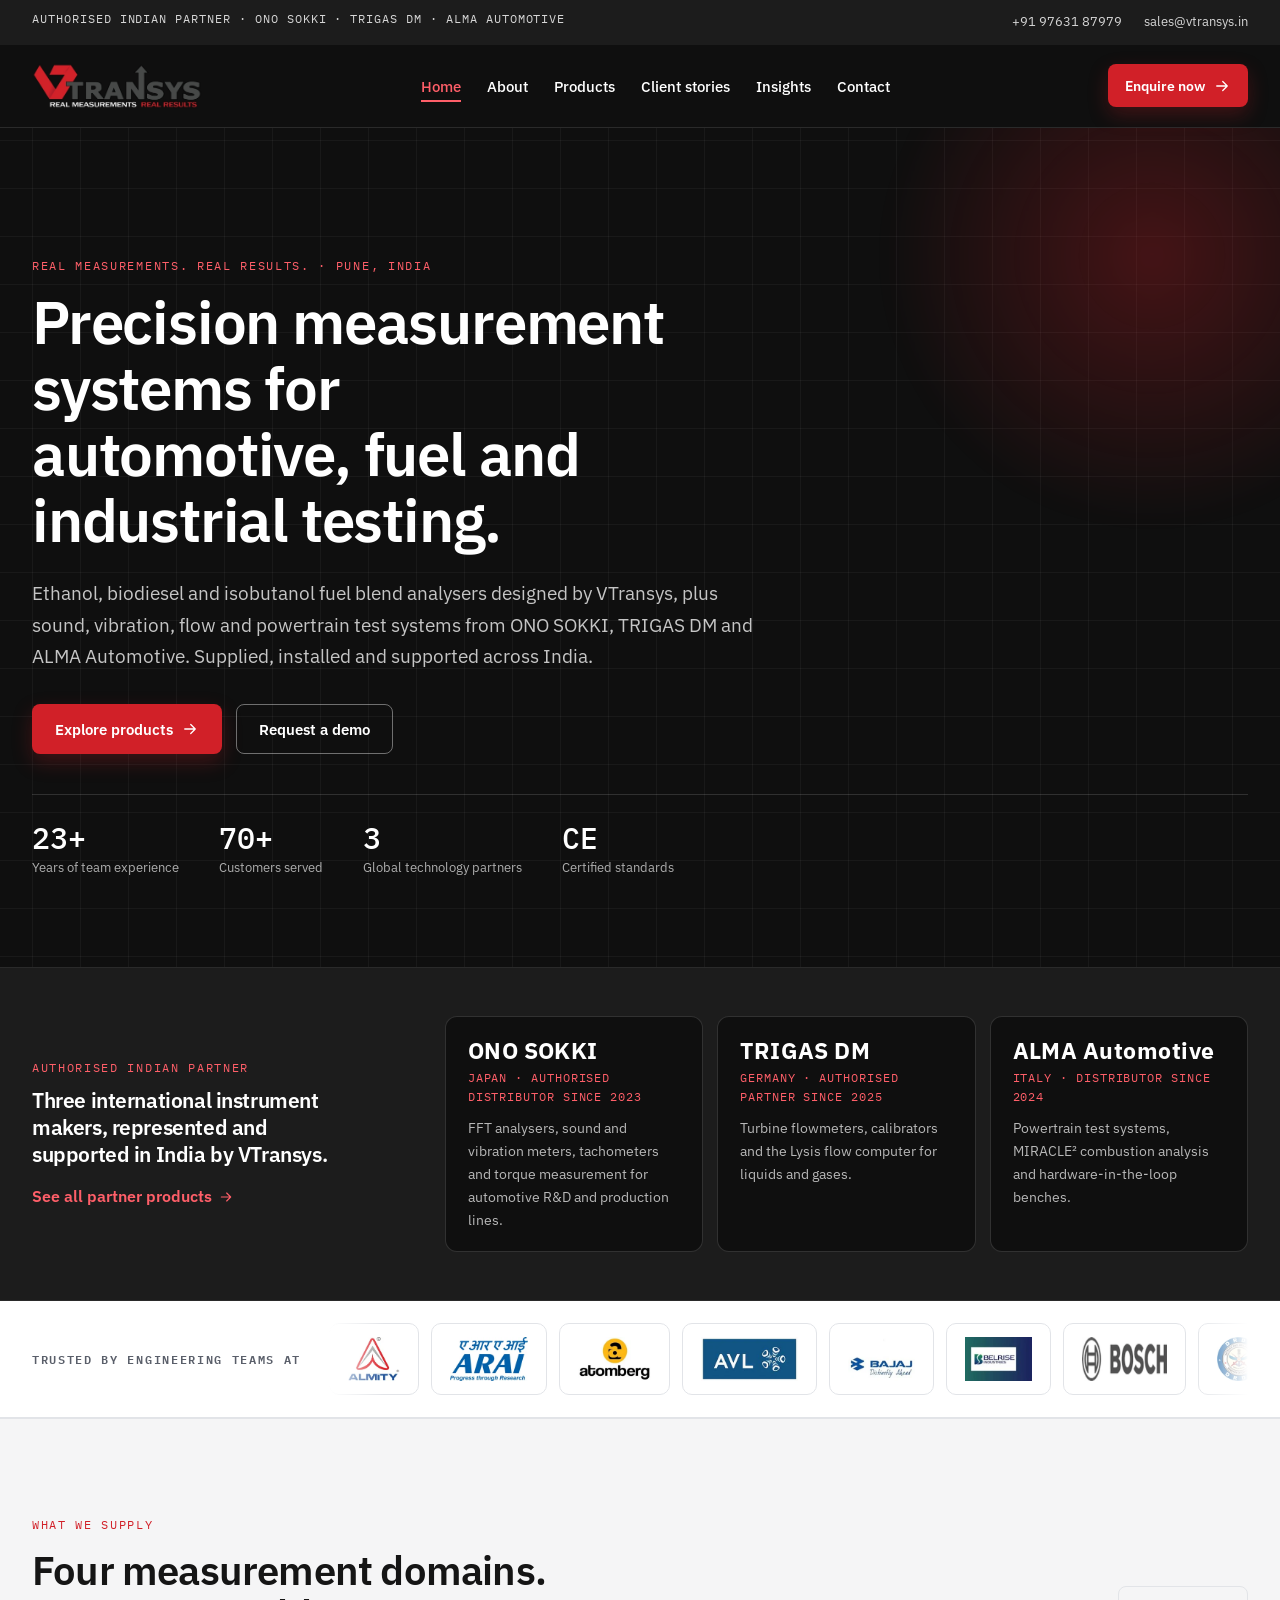
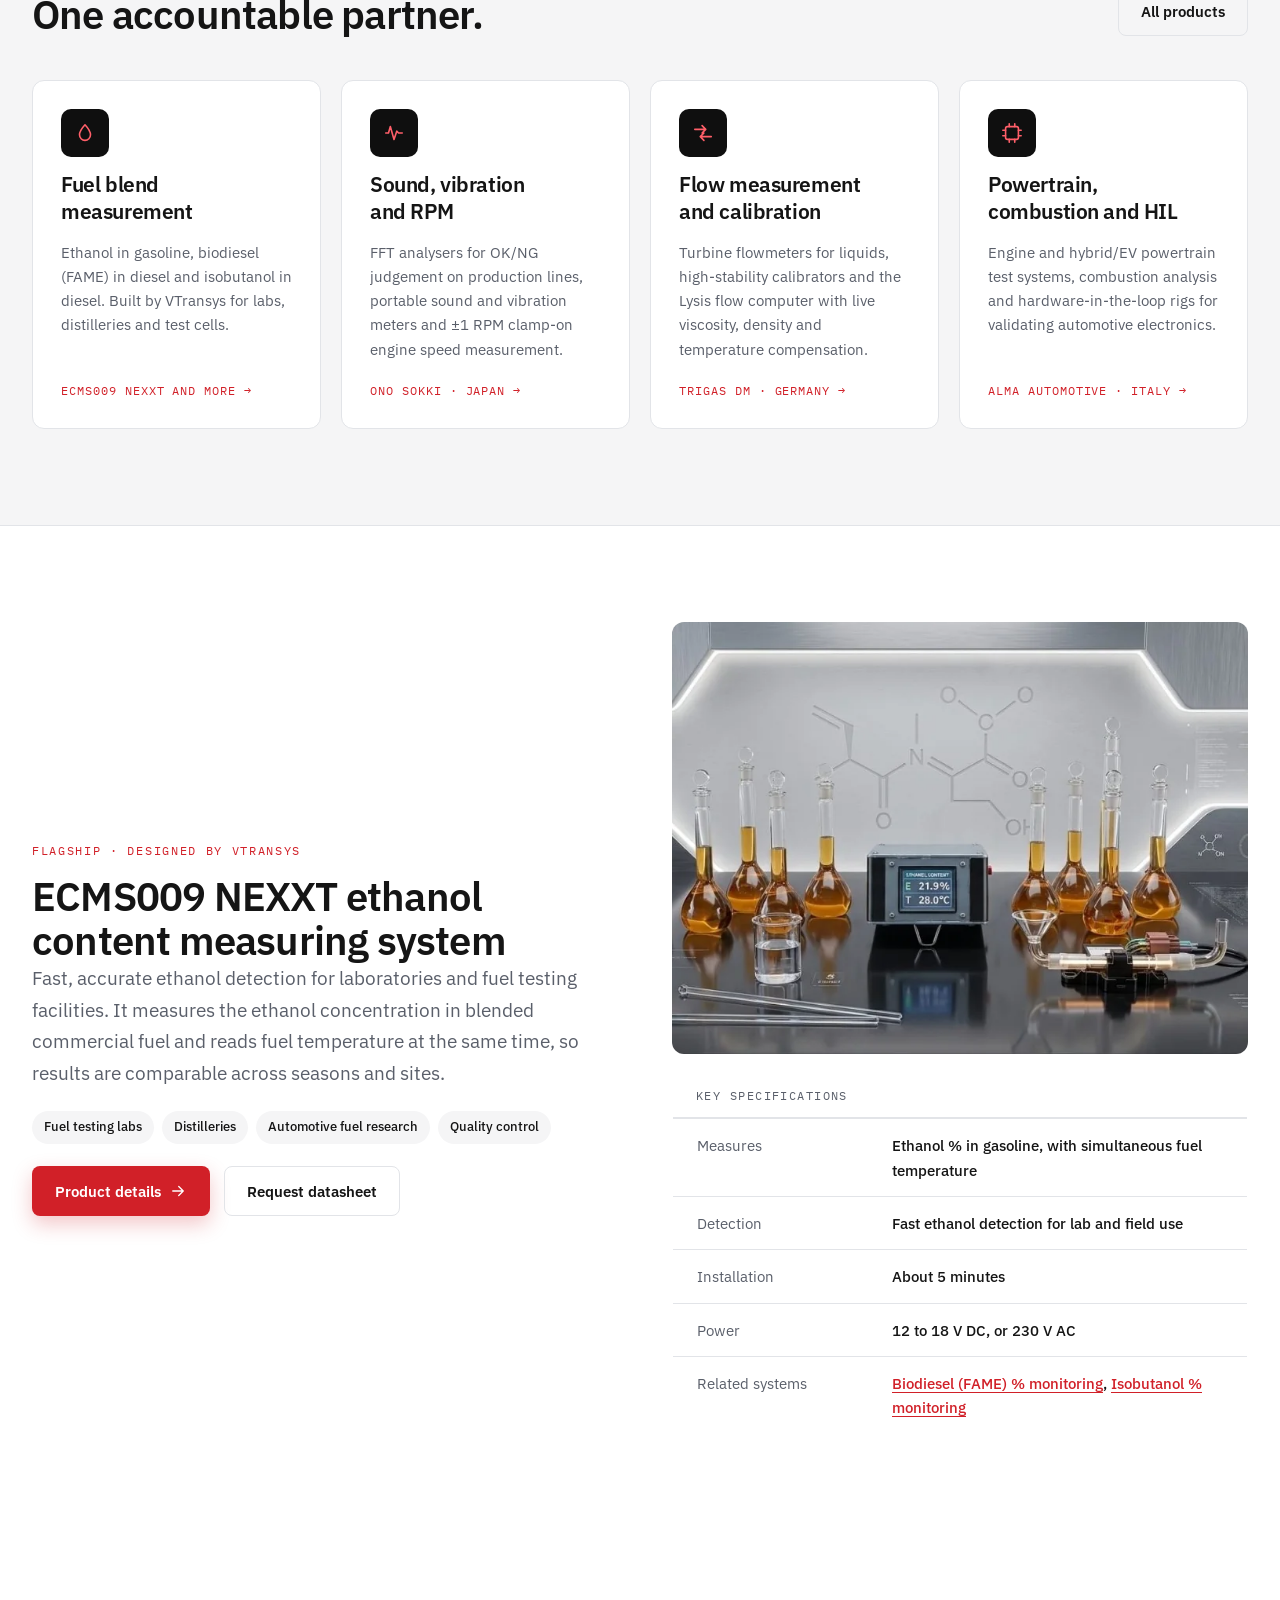
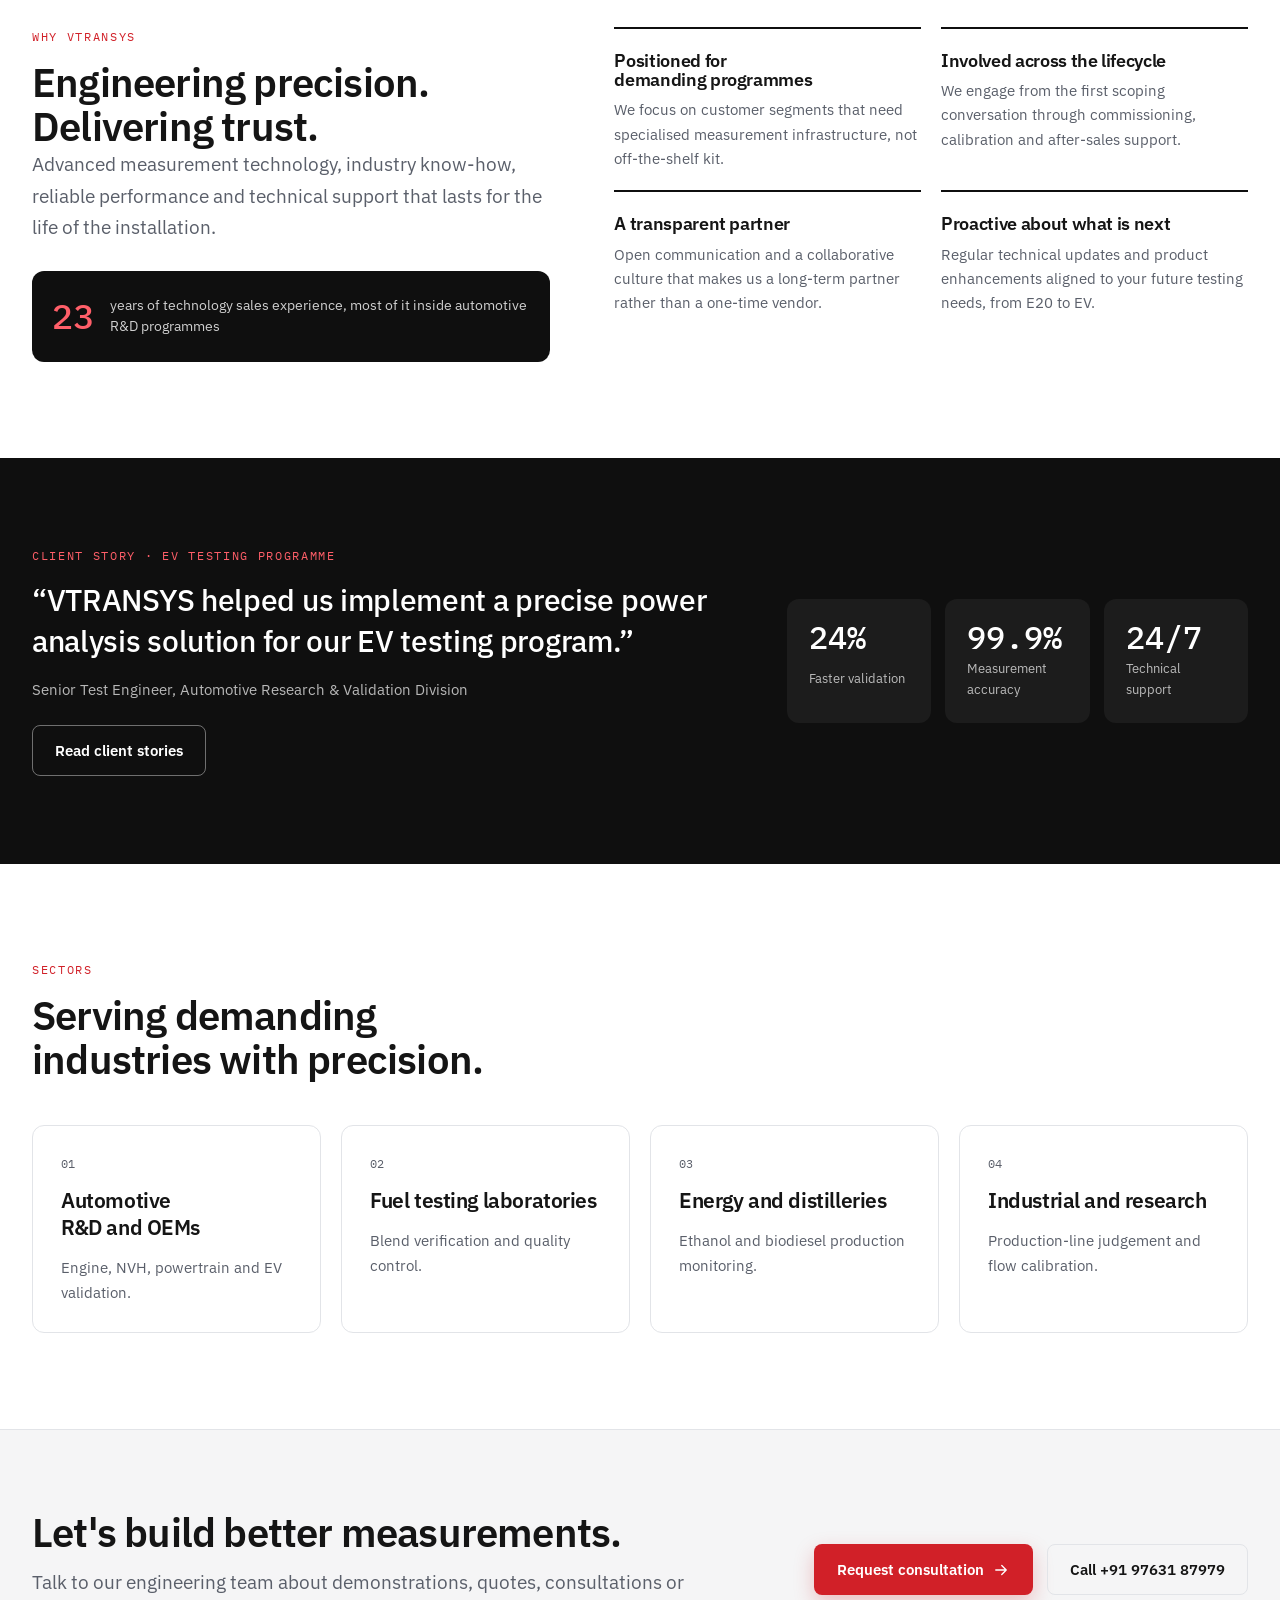
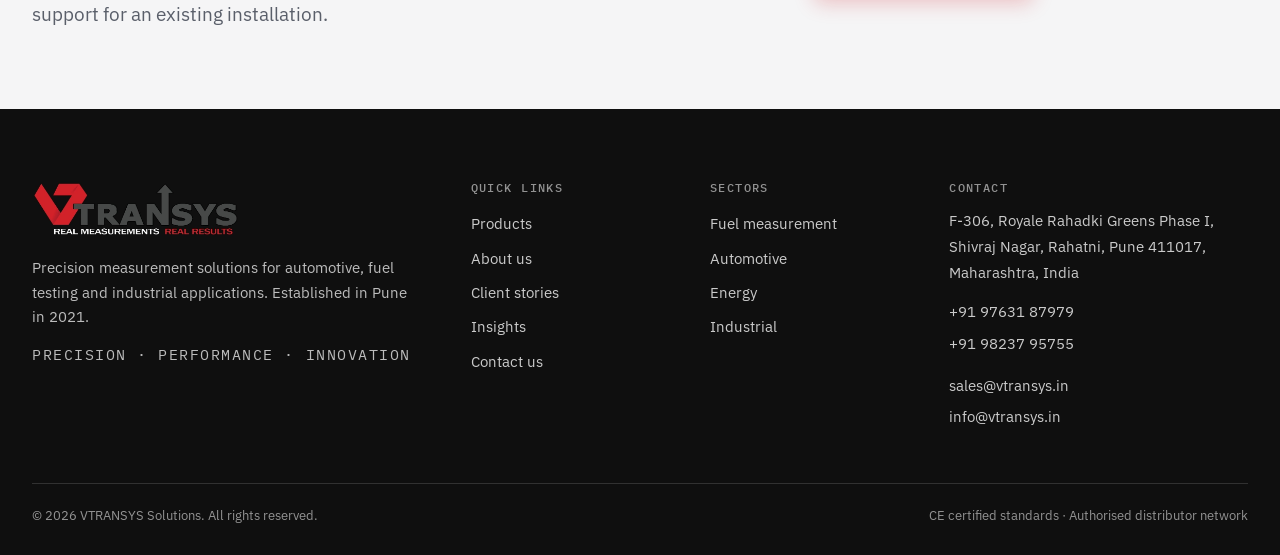
<file: index.html>
<!DOCTYPE html>
<html lang="en-IN" class="no-js">
<head>
<meta charset="utf-8">
<meta name="viewport" content="width=device-width, initial-scale=1">
<title>VTRANSYS Solutions | Test &amp; Measurement Systems, Pune</title>
<meta name="description" content="VTransys designs ethanol, biodiesel and isobutanol blend analysers and is the authorised Indian partner for ONO SOKKI, TRIGAS DM and ALMA Automotive. Pune.">
<link rel="canonical" href="https://vtransys.in/">
<meta name="robots" content="noindex,nofollow">
<meta name="theme-color" content="#0f0f0f">
<meta name="color-scheme" content="light">
<meta property="og:type" content="website">
<meta property="og:site_name" content="VTRANSYS Solutions">
<meta property="og:locale" content="en_IN">
<meta property="og:title" content="VTRANSYS Solutions: precision measurement systems for automotive, fuel and industrial testing">
<meta property="og:description" content="VTransys designs ethanol, biodiesel and isobutanol blend analysers and is the authorised Indian partner for ONO SOKKI, TRIGAS DM and ALMA Automotive. Pune.">
<meta property="og:url" content="https://vtransys.in/">
<meta property="og:image" content="https://vtransys.in/img/og-cover.jpg">
<meta property="og:image:width" content="1200">
<meta property="og:image:height" content="630">
<meta property="og:image:alt" content="VTRANSYS Solutions: precision measurement systems, Pune, India">
<meta name="twitter:card" content="summary_large_image">
<meta name="twitter:title" content="VTRANSYS Solutions: precision measurement systems for automotive, fuel and industrial testing">
<meta name="twitter:description" content="VTransys designs ethanol, biodiesel and isobutanol blend analysers and is the authorised Indian partner for ONO SOKKI, TRIGAS DM and ALMA Automotive. Pune.">
<meta name="twitter:image" content="https://vtransys.in/img/og-cover.jpg">
<link rel="icon" href="favicon.ico" sizes="48x48">
<link rel="icon" href="img/favicon-32.png" type="image/png" sizes="32x32">
<link rel="apple-touch-icon" href="img/apple-touch-icon.png">
<link rel="manifest" href="site.webmanifest">
<link rel="preconnect" href="https://fonts.googleapis.com">
<link rel="preconnect" href="https://fonts.gstatic.com" crossorigin>
<link rel="stylesheet" href="https://fonts.googleapis.com/css2?family=IBM+Plex+Sans:wght@400;500;600;700&family=IBM+Plex+Mono:wght@400;500&display=swap">
<link rel="stylesheet" href="css/styles.css">
<!-- Google Search Console: <meta name="google-site-verification" content="PASTE_TOKEN"> -->
<script type="application/ld+json">{"@context": "https://schema.org", "@graph": [{"@type": "Organization", "@id": "https://vtransys.in/#organization", "name": "VTRANSYS Solutions", "alternateName": "VTransys", "url": "https://vtransys.in/", "logo": {"@type": "ImageObject", "url": "https://vtransys.in/img/logo.png", "width": 804, "height": 217}, "image": "https://vtransys.in/img/og-cover.jpg", "description": "VTRANSYS Solutions supplies and supports precision test and measurement systems in India: ethanol, biodiesel and isobutanol fuel blend analysers, plus instruments from ONO SOKKI, TRIGAS DM and ALMA Automotive.", "foundingDate": "2021", "slogan": "Real measurements. Real results.", "address": {"@type": "PostalAddress", "streetAddress": "F-306, Royale Rahadki Greens Phase I, Shivraj Nagar, Rahatni", "addressLocality": "Pune", "addressRegion": "Maharashtra", "postalCode": "411017", "addressCountry": "IN"}, "contactPoint": [{"@type": "ContactPoint", "telephone": "+919763187979", "contactType": "sales", "email": "sales@vtransys.in", "areaServed": "IN", "availableLanguage": ["en", "hi", "mr"]}, {"@type": "ContactPoint", "telephone": "+919823795755", "contactType": "technical support", "email": "info@vtransys.in", "areaServed": "IN"}], "areaServed": {"@type": "Country", "name": "India"}, "knowsAbout": ["ethanol content measurement", "fuel blend analysis", "sound and vibration measurement", "flow measurement", "powertrain testing", "hardware-in-the-loop testing"]}, {"@type": "WebSite", "@id": "https://vtransys.in/#website", "url": "https://vtransys.in/", "name": "VTRANSYS Solutions", "publisher": {"@id": "https://vtransys.in/#organization"}, "inLanguage": "en-IN"}]}</script>
</head>
<body class="page-home">
<a class="skip" href="#main">Skip to content</a>
<header class="site-header" data-header>
  <div class="topbar">
    <div class="container topbar__in">
      <p class="topbar__note mono">Authorised Indian partner · ONO SOKKI · TRIGAS DM · ALMA Automotive</p>
      <p class="topbar__contact"><a href="tel:+919763187979">+91 97631 87979</a><a href="mailto:sales@vtransys.in">sales@vtransys.in</a></p>
    </div>
  </div>
  <div class="container nav-row">
    <a class="brand" href="index.html" aria-label="VTRANSYS Solutions home">
      <img src="img/logo.webp" width="804" height="217" alt="VTRANSYS: real measurements, real results" fetchpriority="high">
    </a>
    <nav class="nav" id="site-nav" aria-label="Main">
      <ul><li><a href="index.html" aria-current="page">Home</a></li><li><a href="about.html">About</a></li><li><a href="products.html">Products</a></li><li><a href="client-stories.html">Client stories</a></li><li><a href="insights.html">Insights</a></li><li><a href="contact.html">Contact</a></li></ul>
      <a class="btn btn--primary nav__cta" href="contact.html">Enquire now <svg class="ic" width="18" height="18" viewBox="0 0 24 24" fill="none" stroke="currentColor" stroke-width="1.75" stroke-linecap="round" stroke-linejoin="round" aria-hidden="true"><path d="M5 12h14M13 6l6 6-6 6"/></svg></a>
    </nav>
    <a class="btn btn--primary btn--sm nav-row__cta" href="contact.html">Enquire now <svg class="ic" width="18" height="18" viewBox="0 0 24 24" fill="none" stroke="currentColor" stroke-width="1.75" stroke-linecap="round" stroke-linejoin="round" aria-hidden="true"><path d="M5 12h14M13 6l6 6-6 6"/></svg></a>
    <button class="nav-toggle" type="button" aria-expanded="false" aria-controls="site-nav" aria-label="Open menu" data-nav-toggle>
      <span class="nav-toggle__open"><svg class="ic" width="22" height="22" viewBox="0 0 24 24" fill="none" stroke="currentColor" stroke-width="1.75" stroke-linecap="round" stroke-linejoin="round" aria-hidden="true"><path d="M4 7h16M4 12h16M4 17h16"/></svg></span><span class="nav-toggle__close"><svg class="ic" width="22" height="22" viewBox="0 0 24 24" fill="none" stroke="currentColor" stroke-width="1.75" stroke-linecap="round" stroke-linejoin="round" aria-hidden="true"><path d="M6 6l12 12M18 6L6 18"/></svg></span>
    </button>
  </div>
</header>
<main id="main" tabindex="-1">
<section class="hero">
  <div class="container hero__grid">
    <div class="hero__copy">
      <p class="eyebrow mono eyebrow--light">Real measurements. Real results. · Pune, India</p>
      <h1 class="h1 hero__title">Precision measurement systems for automotive, fuel and industrial testing.</h1>
      <p class="lead hero__lead">Ethanol, biodiesel and isobutanol fuel blend analysers designed by VTransys, plus sound, vibration, flow and powertrain test systems from ONO SOKKI, TRIGAS DM and ALMA Automotive. Supplied, installed and supported across India.</p>
      <div class="btn-row hero__cta"><a class="btn btn--primary" href="products.html">Explore products <svg class="ic" width="18" height="18" viewBox="0 0 24 24" fill="none" stroke="currentColor" stroke-width="1.75" stroke-linecap="round" stroke-linejoin="round" aria-hidden="true"><path d="M5 12h14M13 6l6 6-6 6"/></svg></a><a class="btn btn--ghost-light" href="contact.html">Request a demo</a></div>
      <dl class="hero__stats">
        <div><dt>Years of team experience</dt><dd class="mono"><span data-count="23">0</span>+</dd></div>
        <div><dt>Customers served</dt><dd class="mono"><span data-count="70">0</span>+</dd></div>
        <div><dt>Global technology partners</dt><dd class="mono"><span data-count="3">0</span></dd></div>
        <div><dt>Certified standards</dt><dd class="mono">CE</dd></div>
      </dl>
    </div>
  </div>
</section>

<section class="partners-band" aria-labelledby="pb-h">
  <div class="container partners-band__in">
    <div class="partners-band__head">
      <p class="eyebrow mono eyebrow--light">Authorised Indian partner</p>
      <h2 id="pb-h" class="h3">Three international instrument makers, represented and supported in India by VTransys.</h2>
      <a class="link link--light" href="products.html">See all partner products <svg class="ic" width="16" height="16" viewBox="0 0 24 24" fill="none" stroke="currentColor" stroke-width="1.75" stroke-linecap="round" stroke-linejoin="round" aria-hidden="true"><path d="M5 12h14M13 6l6 6-6 6"/></svg></a>
    </div>
    <ul class="partners-band__list">
      <li><a href="products.html#ono-sokki"><span class="pb__name">ONO SOKKI</span><span class="pb__meta mono">Japan · authorised distributor since 2023</span><span class="pb__what">FFT analysers, sound and vibration meters, tachometers and torque measurement for automotive R&amp;D and production lines.</span></a></li>
      <li><a href="products.html#trigas-dm"><span class="pb__name">TRIGAS DM</span><span class="pb__meta mono">Germany · authorised partner since 2025</span><span class="pb__what">Turbine flowmeters, calibrators and the Lysis flow computer for liquids and gases.</span></a></li>
      <li><a href="products.html#alma-automotive"><span class="pb__name">ALMA Automotive</span><span class="pb__meta mono">Italy · distributor since 2024</span><span class="pb__what">Powertrain test systems, MIRACLE² combustion analysis and hardware-in-the-loop benches.</span></a></li>
    </ul>
  </div>
</section>

<section class="trust" aria-labelledby="trust-h">
  <div class="container trust__in">
    <h2 id="trust-h" class="eyebrow mono trust__h">Trusted by engineering teams at</h2>
    <section class="marquee" aria-label="Customers VTransys has served"><div class="marquee__track"><ul class="marquee__set"><li><img src="img/clients/almity.webp" width="141" height="120" alt="Almity logo" loading="lazy" decoding="async"></li><li><img src="img/clients/arai.webp" width="212" height="120" alt="ARAI (Automotive Research Association of India) logo" loading="lazy" decoding="async"></li><li><img src="img/clients/atomberg.webp" width="200" height="120" alt="Atomberg logo" loading="lazy" decoding="async"></li><li><img src="img/clients/avl.webp" width="266" height="120" alt="AVL logo" loading="lazy" decoding="async"></li><li><img src="img/clients/bajaj.webp" width="183" height="120" alt="Bajaj Auto logo" loading="lazy" decoding="async"></li><li><img src="img/clients/belrise.webp" width="181" height="120" alt="Belrise Industries logo" loading="lazy" decoding="async"></li><li><img src="img/clients/bosch.webp" width="233" height="120" alt="Bosch logo" loading="lazy" decoding="async"></li><li><img src="img/clients/drdo.webp" width="120" height="120" alt="DRDO (Defence Research and Development Organisation) logo" loading="lazy" decoding="async"></li><li><img src="img/clients/dynomerk.webp" width="320" height="106" alt="Dynomerk Controls logo" loading="lazy" decoding="async"></li><li><img src="img/clients/emerson-copeland.webp" width="219" height="120" alt="Emerson Copeland logo" loading="lazy" decoding="async"></li><li><img src="img/clients/enorise.webp" width="320" height="99" alt="Enorise logo" loading="lazy" decoding="async"></li><li><img src="img/clients/fca.webp" width="238" height="120" alt="FCA (Fiat Chrysler Automobiles) logo" loading="lazy" decoding="async"></li><li><img src="img/clients/fev.webp" width="299" height="120" alt="FEV logo" loading="lazy" decoding="async"></li><li><img src="img/clients/gensol.webp" width="250" height="120" alt="Gensol Engineering logo" loading="lazy" decoding="async"></li><li><img src="img/clients/godrej.webp" width="213" height="120" alt="Godrej &amp; Boyce logo" loading="lazy" decoding="async"></li><li><img src="img/clients/gr-industrial.webp" width="182" height="120" alt="GR Industrial Automation Systems logo" loading="lazy" decoding="async"></li><li><img src="img/clients/hero.webp" width="187" height="120" alt="Hero MotoCorp logo" loading="lazy" decoding="async"></li><li><img src="img/clients/hero-magneti-marelli.webp" width="265" height="120" alt="Hero Magneti Marelli logo" loading="lazy" decoding="async"></li><li><img src="img/clients/honda-msi.webp" width="261" height="120" alt="Honda Motorcycle &amp; Scooter India logo" loading="lazy" decoding="async"></li><li><img src="img/clients/honda-power.webp" width="320" height="92" alt="Honda Power Products logo" loading="lazy" decoding="async"></li><li><img src="img/clients/hpcl.webp" width="94" height="120" alt="Hindustan Petroleum (HPCL) logo" loading="lazy" decoding="async"></li><li><img src="img/clients/horiba.webp" width="320" height="55" alt="HORIBA logo" loading="lazy" decoding="async"></li><li><img src="img/clients/ifb.webp" width="259" height="120" alt="IFB Industries logo" loading="lazy" decoding="async"></li><li><img src="img/clients/jawa.webp" width="205" height="120" alt="Jawa Motorcycles logo" loading="lazy" decoding="async"></li><li><img src="img/clients/mahindra.webp" width="224" height="120" alt="Mahindra logo" loading="lazy" decoding="async"></li><li><img src="img/clients/mak.webp" width="156" height="120" alt="MAK logo" loading="lazy" decoding="async"></li><li><img src="img/clients/mg.webp" width="120" height="120" alt="MG Motor logo" loading="lazy" decoding="async"></li><li><img src="img/clients/nachi.webp" width="316" height="120" alt="NACHI logo" loading="lazy" decoding="async"></li><li><img src="img/clients/nm.webp" width="121" height="120" alt="NM logo" loading="lazy" decoding="async"></li><li><img src="img/clients/renault-nissan.webp" width="204" height="120" alt="Renault Nissan logo" loading="lazy" decoding="async"></li><li><img src="img/clients/sail.webp" width="168" height="120" alt="SAIL (Steel Authority of India) logo" loading="lazy" decoding="async"></li><li><img src="img/clients/shree-refrigerations.webp" width="294" height="120" alt="Shree Refrigerations logo" loading="lazy" decoding="async"></li><li><img src="img/clients/srm-university.webp" width="220" height="120" alt="SRM University logo" loading="lazy" decoding="async"></li><li><img src="img/clients/stellantis.webp" width="190" height="120" alt="Stellantis logo" loading="lazy" decoding="async"></li><li><img src="img/clients/success-mechatronics.webp" width="320" height="89" alt="Success Mechatronics &amp; Control logo" loading="lazy" decoding="async"></li><li><img src="img/clients/sud-chemie.webp" width="320" height="104" alt="Süd-Chemie logo" loading="lazy" decoding="async"></li><li><img src="img/clients/suzuki.webp" width="320" height="84" alt="Suzuki logo" loading="lazy" decoding="async"></li><li><img src="img/clients/tata.webp" width="120" height="120" alt="Tata logo" loading="lazy" decoding="async"></li><li><img src="img/clients/ultra.webp" width="110" height="120" alt="Ultra logo" loading="lazy" decoding="async"></li><li><img src="img/clients/yash-oro.webp" width="268" height="120" alt="Yash Oro logo" loading="lazy" decoding="async"></li></ul><ul class="marquee__set" aria-hidden="true"><li><img src="img/clients/almity.webp" width="141" height="120" alt="Almity logo" loading="lazy" decoding="async"></li><li><img src="img/clients/arai.webp" width="212" height="120" alt="ARAI (Automotive Research Association of India) logo" loading="lazy" decoding="async"></li><li><img src="img/clients/atomberg.webp" width="200" height="120" alt="Atomberg logo" loading="lazy" decoding="async"></li><li><img src="img/clients/avl.webp" width="266" height="120" alt="AVL logo" loading="lazy" decoding="async"></li><li><img src="img/clients/bajaj.webp" width="183" height="120" alt="Bajaj Auto logo" loading="lazy" decoding="async"></li><li><img src="img/clients/belrise.webp" width="181" height="120" alt="Belrise Industries logo" loading="lazy" decoding="async"></li><li><img src="img/clients/bosch.webp" width="233" height="120" alt="Bosch logo" loading="lazy" decoding="async"></li><li><img src="img/clients/drdo.webp" width="120" height="120" alt="DRDO (Defence Research and Development Organisation) logo" loading="lazy" decoding="async"></li><li><img src="img/clients/dynomerk.webp" width="320" height="106" alt="Dynomerk Controls logo" loading="lazy" decoding="async"></li><li><img src="img/clients/emerson-copeland.webp" width="219" height="120" alt="Emerson Copeland logo" loading="lazy" decoding="async"></li><li><img src="img/clients/enorise.webp" width="320" height="99" alt="Enorise logo" loading="lazy" decoding="async"></li><li><img src="img/clients/fca.webp" width="238" height="120" alt="FCA (Fiat Chrysler Automobiles) logo" loading="lazy" decoding="async"></li><li><img src="img/clients/fev.webp" width="299" height="120" alt="FEV logo" loading="lazy" decoding="async"></li><li><img src="img/clients/gensol.webp" width="250" height="120" alt="Gensol Engineering logo" loading="lazy" decoding="async"></li><li><img src="img/clients/godrej.webp" width="213" height="120" alt="Godrej &amp; Boyce logo" loading="lazy" decoding="async"></li><li><img src="img/clients/gr-industrial.webp" width="182" height="120" alt="GR Industrial Automation Systems logo" loading="lazy" decoding="async"></li><li><img src="img/clients/hero.webp" width="187" height="120" alt="Hero MotoCorp logo" loading="lazy" decoding="async"></li><li><img src="img/clients/hero-magneti-marelli.webp" width="265" height="120" alt="Hero Magneti Marelli logo" loading="lazy" decoding="async"></li><li><img src="img/clients/honda-msi.webp" width="261" height="120" alt="Honda Motorcycle &amp; Scooter India logo" loading="lazy" decoding="async"></li><li><img src="img/clients/honda-power.webp" width="320" height="92" alt="Honda Power Products logo" loading="lazy" decoding="async"></li><li><img src="img/clients/hpcl.webp" width="94" height="120" alt="Hindustan Petroleum (HPCL) logo" loading="lazy" decoding="async"></li><li><img src="img/clients/horiba.webp" width="320" height="55" alt="HORIBA logo" loading="lazy" decoding="async"></li><li><img src="img/clients/ifb.webp" width="259" height="120" alt="IFB Industries logo" loading="lazy" decoding="async"></li><li><img src="img/clients/jawa.webp" width="205" height="120" alt="Jawa Motorcycles logo" loading="lazy" decoding="async"></li><li><img src="img/clients/mahindra.webp" width="224" height="120" alt="Mahindra logo" loading="lazy" decoding="async"></li><li><img src="img/clients/mak.webp" width="156" height="120" alt="MAK logo" loading="lazy" decoding="async"></li><li><img src="img/clients/mg.webp" width="120" height="120" alt="MG Motor logo" loading="lazy" decoding="async"></li><li><img src="img/clients/nachi.webp" width="316" height="120" alt="NACHI logo" loading="lazy" decoding="async"></li><li><img src="img/clients/nm.webp" width="121" height="120" alt="NM logo" loading="lazy" decoding="async"></li><li><img src="img/clients/renault-nissan.webp" width="204" height="120" alt="Renault Nissan logo" loading="lazy" decoding="async"></li><li><img src="img/clients/sail.webp" width="168" height="120" alt="SAIL (Steel Authority of India) logo" loading="lazy" decoding="async"></li><li><img src="img/clients/shree-refrigerations.webp" width="294" height="120" alt="Shree Refrigerations logo" loading="lazy" decoding="async"></li><li><img src="img/clients/srm-university.webp" width="220" height="120" alt="SRM University logo" loading="lazy" decoding="async"></li><li><img src="img/clients/stellantis.webp" width="190" height="120" alt="Stellantis logo" loading="lazy" decoding="async"></li><li><img src="img/clients/success-mechatronics.webp" width="320" height="89" alt="Success Mechatronics &amp; Control logo" loading="lazy" decoding="async"></li><li><img src="img/clients/sud-chemie.webp" width="320" height="104" alt="Süd-Chemie logo" loading="lazy" decoding="async"></li><li><img src="img/clients/suzuki.webp" width="320" height="84" alt="Suzuki logo" loading="lazy" decoding="async"></li><li><img src="img/clients/tata.webp" width="120" height="120" alt="Tata logo" loading="lazy" decoding="async"></li><li><img src="img/clients/ultra.webp" width="110" height="120" alt="Ultra logo" loading="lazy" decoding="async"></li><li><img src="img/clients/yash-oro.webp" width="268" height="120" alt="Yash Oro logo" loading="lazy" decoding="async"></li></ul></div></section>
  </div>
</section>

<section class="section section--alt" aria-labelledby="supply-h">
  <div class="container">
    <div class="section__head" data-reveal>
      <div><p class="eyebrow mono">What we supply</p><h2 id="supply-h" class="h2">Four measurement domains. One accountable partner.</h2></div>
      <a class="btn btn--ghost" href="products.html">All products</a>
    </div>
    <div class="grid grid--4" data-reveal data-stagger>
      <a class="card card--link" href="products.html#fuel-testing"><span class="card__icon"><svg class="ic" width="22" height="22" viewBox="0 0 24 24" fill="none" stroke="currentColor" stroke-width="1.75" stroke-linecap="round" stroke-linejoin="round" aria-hidden="true"><path d="M12 3s6 6.5 6 11a6 6 0 0 1-12 0c0-4.5 6-11 6-11z"/></svg></span><h3 class="h3">Fuel blend measurement</h3><p>Ethanol in gasoline, biodiesel (FAME) in diesel and isobutanol in diesel. Built by VTransys for labs, distilleries and test cells.</p><span class="mono card__cta">ECMS009 NEXXT and more →</span></a>
      <a class="card card--link" href="products.html#ono-sokki"><span class="card__icon"><svg class="ic" width="22" height="22" viewBox="0 0 24 24" fill="none" stroke="currentColor" stroke-width="1.75" stroke-linecap="round" stroke-linejoin="round" aria-hidden="true"><path d="M3 12h3l2-7 4 14 3-9 2 2h4"/></svg></span><h3 class="h3">Sound, vibration and RPM</h3><p>FFT analysers for OK/NG judgement on production lines, portable sound and vibration meters and ±1 RPM clamp-on engine speed measurement.</p><span class="mono card__cta">ONO SOKKI · Japan →</span></a>
      <a class="card card--link" href="products.html#trigas-dm"><span class="card__icon"><svg class="ic" width="22" height="22" viewBox="0 0 24 24" fill="none" stroke="currentColor" stroke-width="1.75" stroke-linecap="round" stroke-linejoin="round" aria-hidden="true"><path d="M3 8h12M11 4l4 4-4 4M21 16H9M13 12l-4 4 4 4"/></svg></span><h3 class="h3">Flow measurement and calibration</h3><p>Turbine flowmeters for liquids, high-stability calibrators and the Lysis flow computer with live viscosity, density and temperature compensation.</p><span class="mono card__cta">TRIGAS DM · Germany →</span></a>
      <a class="card card--link" href="products.html#alma-automotive"><span class="card__icon"><svg class="ic" width="22" height="22" viewBox="0 0 24 24" fill="none" stroke="currentColor" stroke-width="1.75" stroke-linecap="round" stroke-linejoin="round" aria-hidden="true"><rect x="5" y="5" width="14" height="14" rx="2"/><path d="M9 2v3M15 2v3M9 19v3M15 19v3M2 9h3M2 15h3M19 9h3M19 15h3"/></svg></span><h3 class="h3">Powertrain, combustion and HIL</h3><p>Engine and hybrid/EV powertrain test systems, combustion analysis and hardware-in-the-loop rigs for validating automotive electronics.</p><span class="mono card__cta">ALMA Automotive · Italy →</span></a>
    </div>
  </div>
</section>

<section class="section" aria-labelledby="flag-h">
  <div class="container split">
    <div class="split__copy" data-reveal>
      <p class="eyebrow mono">Flagship · designed by VTransys</p>
      <h2 id="flag-h" class="h2">ECMS009 NEXXT ethanol content measuring system</h2>
      <p class="lead">Fast, accurate ethanol detection for laboratories and fuel testing facilities. It measures the ethanol concentration in blended commercial fuel and reads fuel temperature at the same time, so results are comparable across seasons and sites.</p>
      <ul class="chips"><li>Fuel testing labs</li><li>Distilleries</li><li>Automotive fuel research</li><li>Quality control</li></ul>
      <div class="btn-row"><a class="btn btn--primary" href="products/ecms009-nexxt-ethanol-content-measuring-system.html">Product details <svg class="ic" width="18" height="18" viewBox="0 0 24 24" fill="none" stroke="currentColor" stroke-width="1.75" stroke-linecap="round" stroke-linejoin="round" aria-hidden="true"><path d="M5 12h14M13 6l6 6-6 6"/></svg></a><a class="btn btn--ghost" href="contact.html">Request datasheet</a></div>
    </div>
    <div class="split__media" data-reveal>
      <figure class="media"><img src="img/products/ecms009.webp" width="734" height="601" alt="ECMS009 NEXXT ethanol content measuring system on a bench with fuel samples" loading="lazy" decoding="async"></figure>
      <table class="spec"><caption class="mono">Key specifications</caption><tbody>
        <tr><th scope="row">Measures</th><td>Ethanol % in gasoline, with simultaneous fuel temperature</td></tr>
        <tr><th scope="row">Detection</th><td>Fast ethanol detection for lab and field use</td></tr>
        <tr><th scope="row">Installation</th><td>About 5 minutes</td></tr>
        <tr><th scope="row">Power</th><td>12 to 18 V DC, or 230 V AC</td></tr>
        <tr><th scope="row">Related systems</th><td><a href="products/biodiesel-blend-monitoring-system.html">Biodiesel (FAME) % monitoring</a>, <a href="products/isobutanol-blend-monitoring-system.html">Isobutanol % monitoring</a></td></tr>
      </tbody></table>
    </div>
  </div>
</section>


<section class="section" aria-labelledby="why-h">
  <div class="container split split--why">
    <div data-reveal>
      <p class="eyebrow mono">Why VTransys</p>
      <h2 id="why-h" class="h2">Engineering precision. Delivering trust.</h2>
      <p class="lead">Advanced measurement technology, industry know-how, reliable performance and technical support that lasts for the life of the installation.</p>
      <p class="callout"><span class="mono callout__num">23</span><span>years of technology sales experience, most of it inside automotive R&amp;D programmes</span></p>
    </div>
    <ul class="pillars" data-reveal data-stagger>
      <li><h3>Positioned for demanding programmes</h3><p>We focus on customer segments that need specialised measurement infrastructure, not off-the-shelf kit.</p></li>
      <li><h3>Involved across the lifecycle</h3><p>We engage from the first scoping conversation through commissioning, calibration and after-sales support.</p></li>
      <li><h3>A transparent partner</h3><p>Open communication and a collaborative culture that makes us a long-term partner rather than a one-time vendor.</p></li>
      <li><h3>Proactive about what is next</h3><p>Regular technical updates and product enhancements aligned to your future testing needs, from E20 to EV.</p></li>
    </ul>
  </div>
</section>

<section class="story" aria-labelledby="story-h">
  <div class="container story__in">
    <div data-reveal>
      <p class="eyebrow mono eyebrow--light">Client story · EV testing programme</p>
      <h2 id="story-h" class="visually-hidden">Featured client story</h2>
      <blockquote class="quote"><p>“VTRANSYS helped us implement a precise power analysis solution for our EV testing program.”</p><footer>Senior Test Engineer, Automotive Research &amp; Validation Division</footer></blockquote>
      <a class="btn btn--ghost-light" href="client-stories.html">Read client stories</a>
    </div>
    <dl class="tiles" data-reveal data-stagger>
      <div><dd class="mono"><span data-count="30">0</span>%</dd><dt>Faster validation</dt></div>
      <div><dd class="mono">99.9%</dd><dt>Measurement accuracy</dt></div>
      <div><dd class="mono">24/7</dd><dt>Technical support</dt></div>
    </dl>
  </div>
</section>

<section class="section" aria-labelledby="sectors-h">
  <div class="container">
    <div class="section__head" data-reveal><div><p class="eyebrow mono">Sectors</p><h2 id="sectors-h" class="h2">Serving demanding industries with precision.</h2></div></div>
    <ol class="grid grid--4 sectors" data-reveal data-stagger>
      <li class="card"><span class="mono">01</span><h3 class="h3">Automotive R&amp;D and OEMs</h3><p>Engine, NVH, powertrain and EV validation.</p></li>
      <li class="card"><span class="mono">02</span><h3 class="h3">Fuel testing laboratories</h3><p>Blend verification and quality control.</p></li>
      <li class="card"><span class="mono">03</span><h3 class="h3">Energy and distilleries</h3><p>Ethanol and biodiesel production monitoring.</p></li>
      <li class="card"><span class="mono">04</span><h3 class="h3">Industrial and research</h3><p>Production-line judgement and flow calibration.</p></li>
    </ol>
  </div>
</section>

<section class="cta" data-reveal>
  <div class="container cta__in">
    <div><h2 class="h2">Let's build better measurements.</h2><p class="lead">Talk to our engineering team about demonstrations, quotes, consultations or support for an existing installation.</p></div>
    <div class="btn-row"><a class="btn btn--primary" href="contact.html">Request consultation <svg class="ic" width="18" height="18" viewBox="0 0 24 24" fill="none" stroke="currentColor" stroke-width="1.75" stroke-linecap="round" stroke-linejoin="round" aria-hidden="true"><path d="M5 12h14M13 6l6 6-6 6"/></svg></a><a class="btn btn--ghost" href="tel:+919763187979">Call +91 97631 87979</a></div>
  </div>
</section>
</main>
<footer class="site-footer">
  <div class="container footer__grid">
    <div class="footer__brand">
      <img src="img/logo.webp" width="804" height="217" alt="VTRANSYS Solutions" loading="lazy" decoding="async">
      <p>Precision measurement solutions for automotive, fuel testing and industrial applications. Established in Pune in 2021.</p>
      <p class="mono footer__tag">Precision · Performance · Innovation</p>
    </div>
    <nav class="footer__col" aria-label="Footer">
      <h2 class="footer__h mono">Quick links</h2>
      <ul><li><a href="products.html">Products</a></li><li><a href="about.html">About us</a></li><li><a href="client-stories.html">Client stories</a></li><li><a href="insights.html">Insights</a></li><li><a href="contact.html">Contact us</a></li></ul>
    </nav>
    <nav class="footer__col" aria-label="Sectors">
      <h2 class="footer__h mono">Sectors</h2>
      <ul><li><a href="products.html#fuel-testing">Fuel measurement</a></li><li><a href="products.html#ono-sokki">Automotive</a></li><li><a href="products.html#trigas-dm">Energy</a></li><li><a href="products.html#alma-automotive">Industrial</a></li></ul>
    </nav>
    <div class="footer__col footer__contact">
      <h2 class="footer__h mono">Contact</h2>
      <address><p>F-306, Royale Rahadki Greens Phase I, Shivraj Nagar, Rahatni, Pune 411017, Maharashtra, India</p>
      <p><a href="tel:+919763187979">+91 97631 87979</a><br><a href="tel:+919823795755">+91 98237 95755</a></p>
      <p><a href="mailto:sales@vtransys.in">sales@vtransys.in</a><br><a href="mailto:info@vtransys.in">info@vtransys.in</a></p></address>
    </div>
  </div>
  <div class="container footer__bottom">
    <p>© <span data-year>2026</span> VTRANSYS Solutions. All rights reserved.</p>
    <p>CE certified standards · Authorised distributor network</p>
  </div>
  <a class="to-top" href="#main" aria-label="Back to top" data-to-top><svg class="ic" width="20" height="20" viewBox="0 0 24 24" fill="none" stroke="currentColor" stroke-width="1.75" stroke-linecap="round" stroke-linejoin="round" aria-hidden="true"><path d="M12 19V5M5 12l7-7 7 7"/></svg></a>
</footer>
<script src="js/main.js" defer></script>
</body>
</html>
</file>
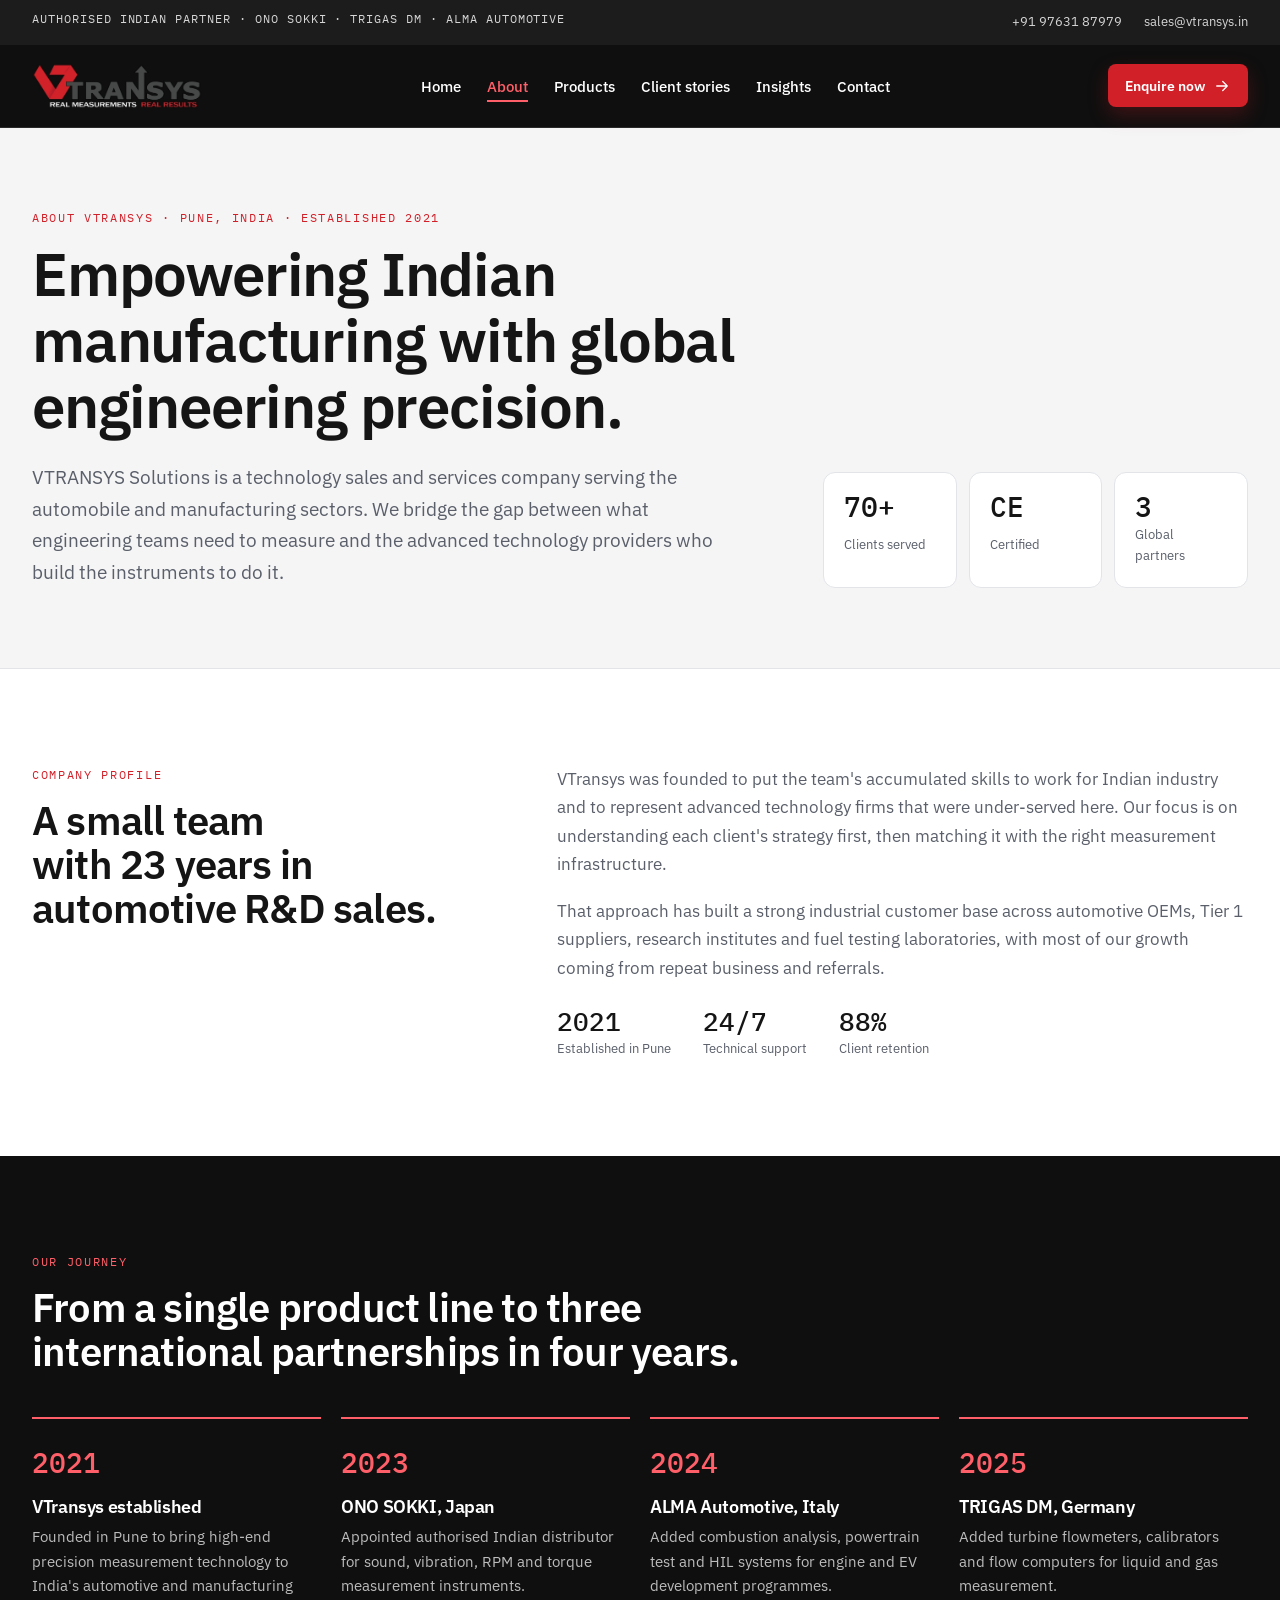
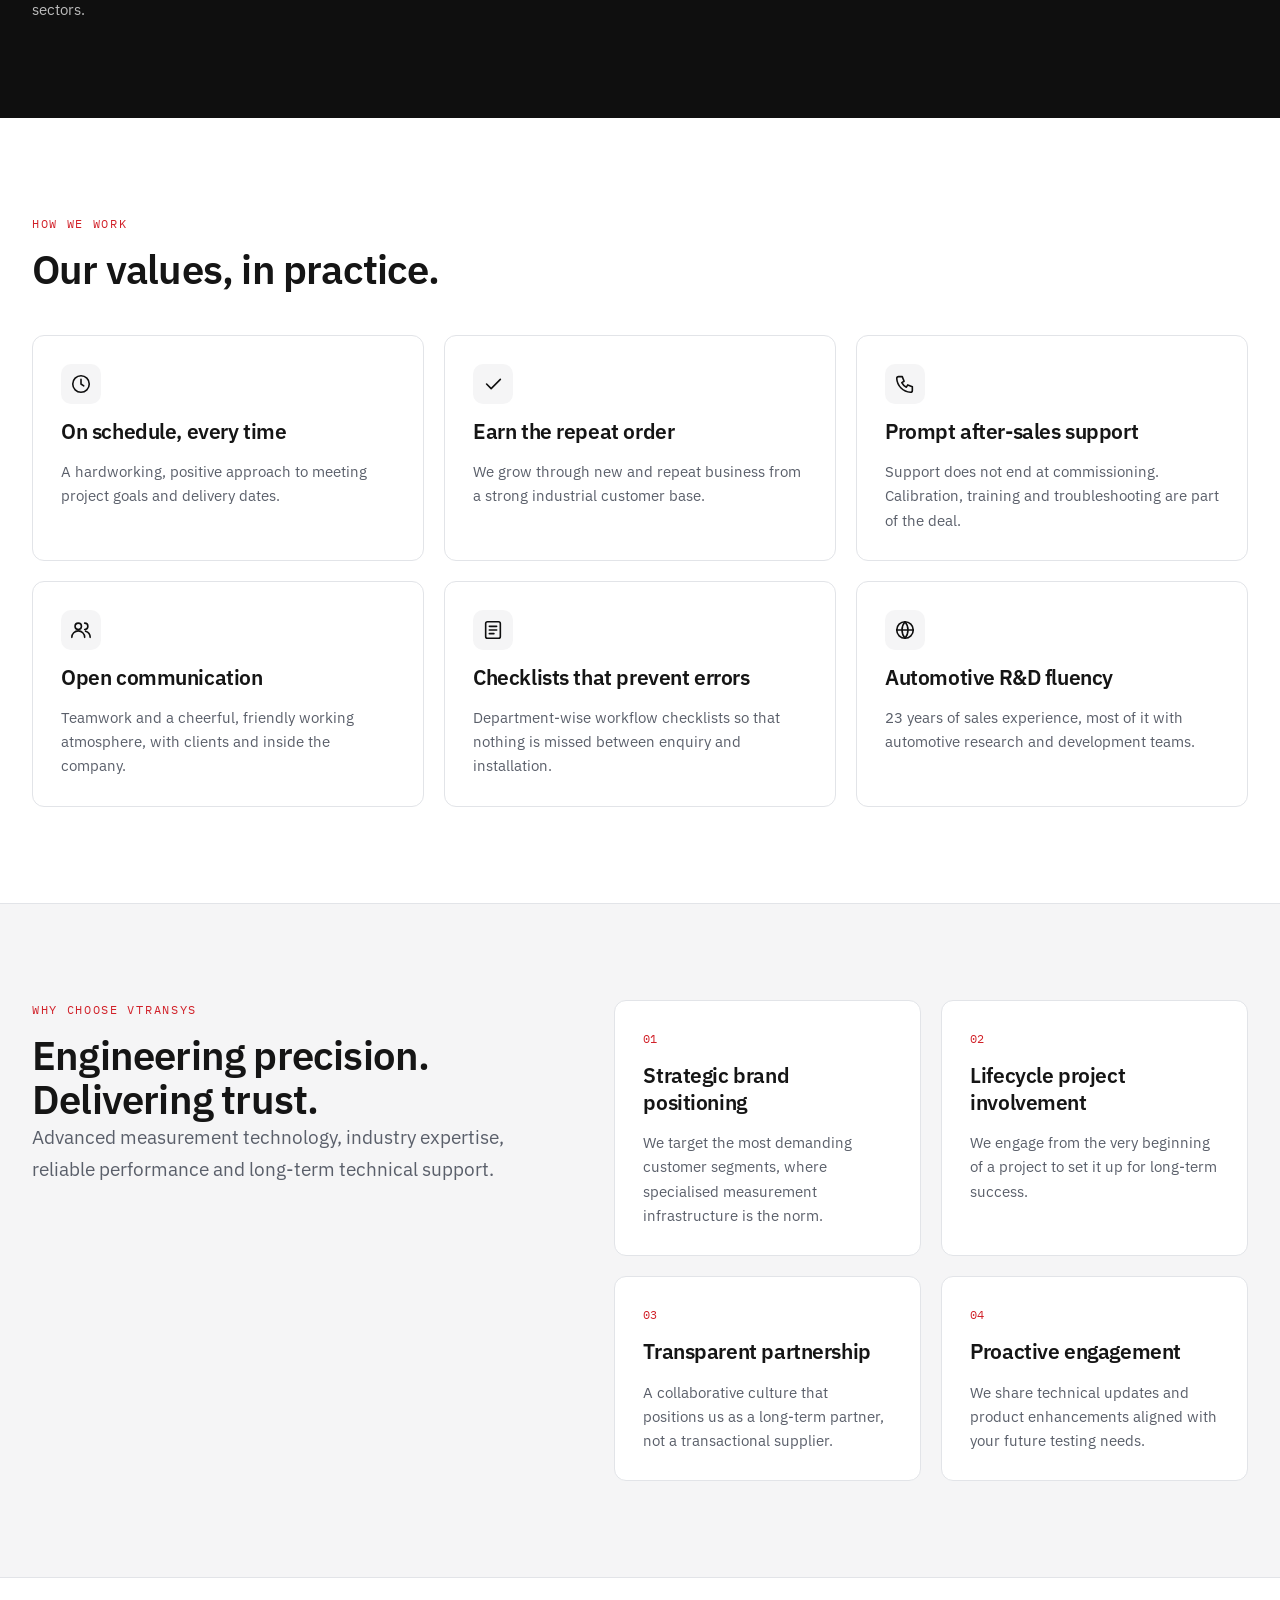
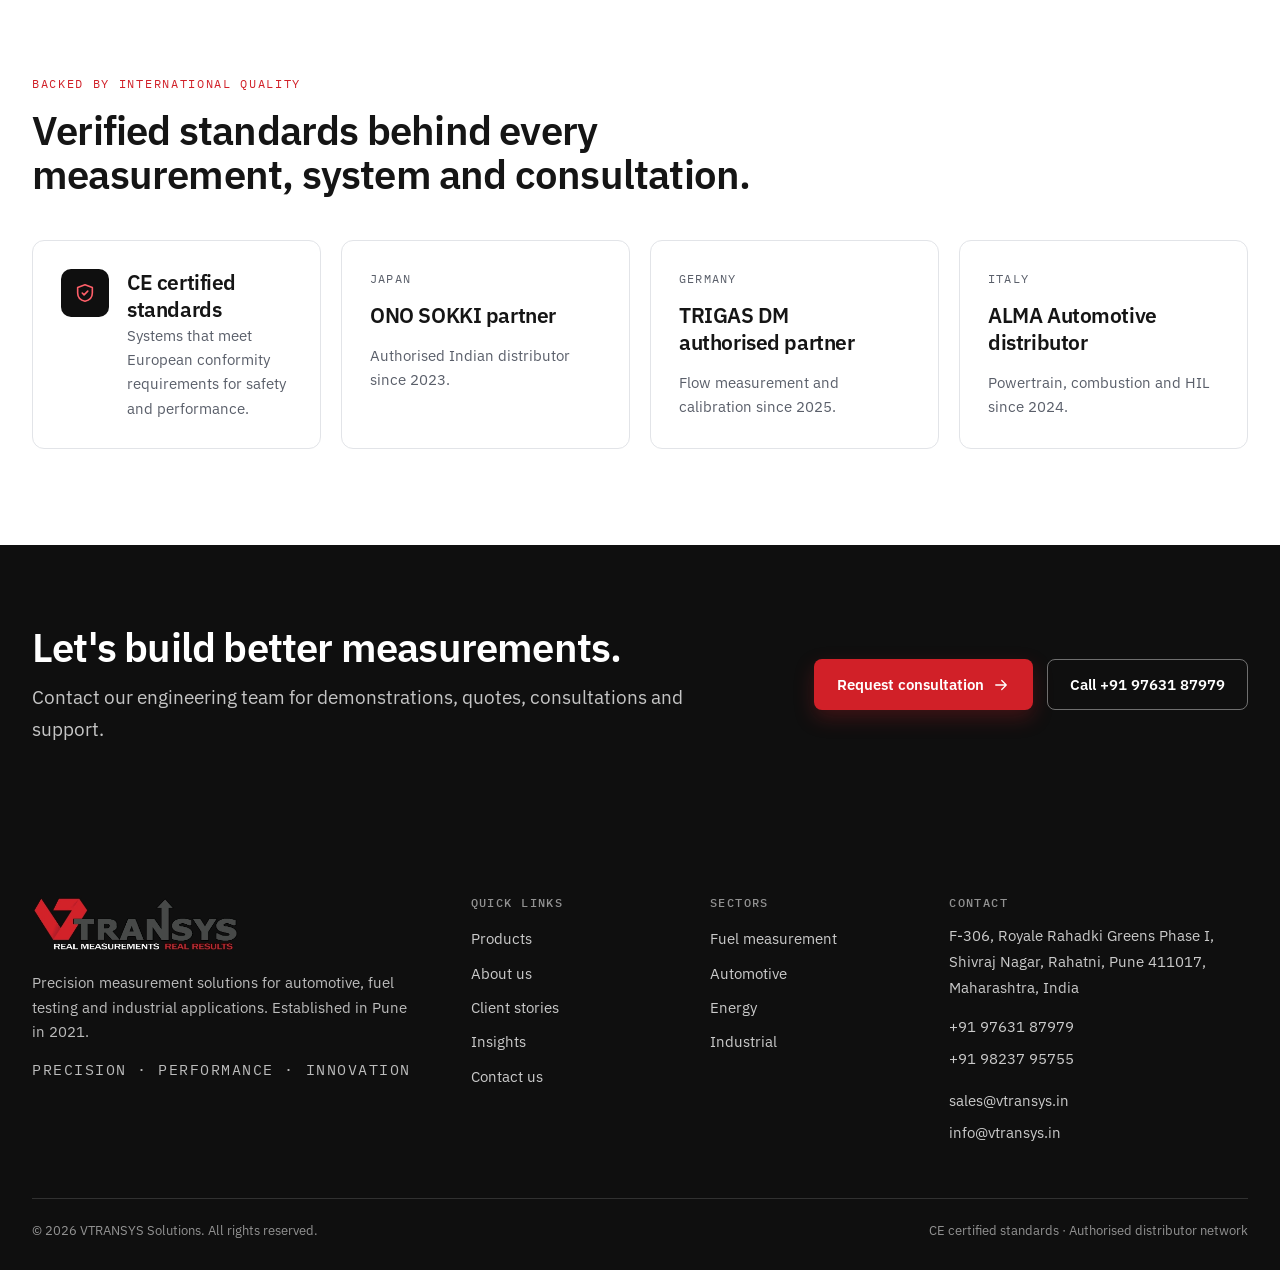
<file: about.html>
<!DOCTYPE html>
<html lang="en-IN" class="no-js">
<head>
<meta charset="utf-8">
<meta name="viewport" content="width=device-width, initial-scale=1">
<title>About VTransys | Test &amp; Measurement Partner, Pune</title>
<meta name="description" content="Founded in Pune in 2021 with 23 years of automotive R&amp;D sales experience. Partners: ONO SOKKI (Japan), ALMA Automotive (Italy) and TRIGAS DM (Germany).">
<link rel="canonical" href="https://vtransys.in/about.html">
<meta name="robots" content="noindex,nofollow">
<meta name="theme-color" content="#0f0f0f">
<meta name="color-scheme" content="light">
<meta property="og:type" content="website">
<meta property="og:site_name" content="VTRANSYS Solutions">
<meta property="og:locale" content="en_IN">
<meta property="og:title" content="About VTransys | Test &amp; Measurement Partner, Pune">
<meta property="og:description" content="Founded in Pune in 2021 with 23 years of automotive R&amp;D sales experience. Partners: ONO SOKKI (Japan), ALMA Automotive (Italy) and TRIGAS DM (Germany).">
<meta property="og:url" content="https://vtransys.in/about.html">
<meta property="og:image" content="https://vtransys.in/img/og-cover.jpg">
<meta property="og:image:width" content="1200">
<meta property="og:image:height" content="630">
<meta property="og:image:alt" content="VTRANSYS Solutions: precision measurement systems, Pune, India">
<meta name="twitter:card" content="summary_large_image">
<meta name="twitter:title" content="About VTransys | Test &amp; Measurement Partner, Pune">
<meta name="twitter:description" content="Founded in Pune in 2021 with 23 years of automotive R&amp;D sales experience. Partners: ONO SOKKI (Japan), ALMA Automotive (Italy) and TRIGAS DM (Germany).">
<meta name="twitter:image" content="https://vtransys.in/img/og-cover.jpg">
<link rel="icon" href="favicon.ico" sizes="48x48">
<link rel="icon" href="img/favicon-32.png" type="image/png" sizes="32x32">
<link rel="apple-touch-icon" href="img/apple-touch-icon.png">
<link rel="manifest" href="site.webmanifest">
<link rel="preconnect" href="https://fonts.googleapis.com">
<link rel="preconnect" href="https://fonts.gstatic.com" crossorigin>
<link rel="stylesheet" href="https://fonts.googleapis.com/css2?family=IBM+Plex+Sans:wght@400;500;600;700&family=IBM+Plex+Mono:wght@400;500&display=swap">
<link rel="stylesheet" href="css/styles.css">
<!-- Google Search Console: <meta name="google-site-verification" content="PASTE_TOKEN"> -->
<script type="application/ld+json">{"@context": "https://schema.org", "@graph": [{"@type": "Organization", "@id": "https://vtransys.in/#organization", "name": "VTRANSYS Solutions", "alternateName": "VTransys", "url": "https://vtransys.in/", "logo": {"@type": "ImageObject", "url": "https://vtransys.in/img/logo.png", "width": 804, "height": 217}, "image": "https://vtransys.in/img/og-cover.jpg", "description": "VTRANSYS Solutions supplies and supports precision test and measurement systems in India: ethanol, biodiesel and isobutanol fuel blend analysers, plus instruments from ONO SOKKI, TRIGAS DM and ALMA Automotive.", "foundingDate": "2021", "slogan": "Real measurements. Real results.", "address": {"@type": "PostalAddress", "streetAddress": "F-306, Royale Rahadki Greens Phase I, Shivraj Nagar, Rahatni", "addressLocality": "Pune", "addressRegion": "Maharashtra", "postalCode": "411017", "addressCountry": "IN"}, "contactPoint": [{"@type": "ContactPoint", "telephone": "+919763187979", "contactType": "sales", "email": "sales@vtransys.in", "areaServed": "IN", "availableLanguage": ["en", "hi", "mr"]}, {"@type": "ContactPoint", "telephone": "+919823795755", "contactType": "technical support", "email": "info@vtransys.in", "areaServed": "IN"}], "areaServed": {"@type": "Country", "name": "India"}, "knowsAbout": ["ethanol content measurement", "fuel blend analysis", "sound and vibration measurement", "flow measurement", "powertrain testing", "hardware-in-the-loop testing"]}, {"@type": "BreadcrumbList", "itemListElement": [{"@type": "ListItem", "position": 1, "name": "Home", "item": "https://vtransys.in/"}, {"@type": "ListItem", "position": 2, "name": "About us", "item": "https://vtransys.in/about.html"}]}]}</script>
</head>
<body class="page-about">
<a class="skip" href="#main">Skip to content</a>
<header class="site-header" data-header>
  <div class="topbar">
    <div class="container topbar__in">
      <p class="topbar__note mono">Authorised Indian partner · ONO SOKKI · TRIGAS DM · ALMA Automotive</p>
      <p class="topbar__contact"><a href="tel:+919763187979">+91 97631 87979</a><a href="mailto:sales@vtransys.in">sales@vtransys.in</a></p>
    </div>
  </div>
  <div class="container nav-row">
    <a class="brand" href="index.html" aria-label="VTRANSYS Solutions home">
      <img src="img/logo.webp" width="804" height="217" alt="VTRANSYS: real measurements, real results" fetchpriority="high">
    </a>
    <nav class="nav" id="site-nav" aria-label="Main">
      <ul><li><a href="index.html">Home</a></li><li><a href="about.html" aria-current="page">About</a></li><li><a href="products.html">Products</a></li><li><a href="client-stories.html">Client stories</a></li><li><a href="insights.html">Insights</a></li><li><a href="contact.html">Contact</a></li></ul>
      <a class="btn btn--primary nav__cta" href="contact.html">Enquire now <svg class="ic" width="18" height="18" viewBox="0 0 24 24" fill="none" stroke="currentColor" stroke-width="1.75" stroke-linecap="round" stroke-linejoin="round" aria-hidden="true"><path d="M5 12h14M13 6l6 6-6 6"/></svg></a>
    </nav>
    <a class="btn btn--primary btn--sm nav-row__cta" href="contact.html">Enquire now <svg class="ic" width="18" height="18" viewBox="0 0 24 24" fill="none" stroke="currentColor" stroke-width="1.75" stroke-linecap="round" stroke-linejoin="round" aria-hidden="true"><path d="M5 12h14M13 6l6 6-6 6"/></svg></a>
    <button class="nav-toggle" type="button" aria-expanded="false" aria-controls="site-nav" aria-label="Open menu" data-nav-toggle>
      <span class="nav-toggle__open"><svg class="ic" width="22" height="22" viewBox="0 0 24 24" fill="none" stroke="currentColor" stroke-width="1.75" stroke-linecap="round" stroke-linejoin="round" aria-hidden="true"><path d="M4 7h16M4 12h16M4 17h16"/></svg></span><span class="nav-toggle__close"><svg class="ic" width="22" height="22" viewBox="0 0 24 24" fill="none" stroke="currentColor" stroke-width="1.75" stroke-linecap="round" stroke-linejoin="round" aria-hidden="true"><path d="M6 6l12 12M18 6L6 18"/></svg></span>
    </button>
  </div>
</header>
<main id="main" tabindex="-1">
<section class="page-hero">
  <div class="container page-hero__grid">
    <div><p class="eyebrow mono">About VTransys · Pune, India · established 2021</p><h1 class="h1">Empowering Indian manufacturing with global engineering precision.</h1>
    <p class="lead">VTRANSYS Solutions is a technology sales and services company serving the automobile and manufacturing sectors. We bridge the gap between what engineering teams need to measure and the advanced technology providers who build the instruments to do it.</p></div>
    <dl class="stat-tiles" data-reveal data-stagger>
      <div><dd class="mono"><span data-count="70">0</span>+</dd><dt>Clients served</dt></div>
      <div><dd class="mono">CE</dd><dt>Certified</dt></div>
      <div><dd class="mono"><span data-count="3">0</span></dd><dt>Global partners</dt></div>
    </dl>
  </div>
</section>

<section class="section" aria-labelledby="profile-h">
  <div class="container split split--text">
    <div data-reveal><p class="eyebrow mono">Company profile</p><h2 id="profile-h" class="h2">A small team with 23 years in automotive R&amp;D sales.</h2></div>
    <div class="prose" data-reveal>
      <p>VTransys was founded to put the team's accumulated skills to work for Indian industry and to represent advanced technology firms that were under-served here. Our focus is on understanding each client's strategy first, then matching it with the right measurement infrastructure.</p>
      <p>That approach has built a strong industrial customer base across automotive OEMs, Tier 1 suppliers, research institutes and fuel testing laboratories, with most of our growth coming from repeat business and referrals.</p>
      <dl class="inline-stats"><div><dd class="mono">2021</dd><dt>Established in Pune</dt></div><div><dd class="mono">24/7</dd><dt>Technical support</dt></div><div><dd class="mono"><span data-count="98">0</span>%</dd><dt>Client retention</dt></div></dl>
    </div>
  </div>
</section>

<section class="section section--dark" aria-labelledby="journey-h">
  <div class="container">
    <div class="section__head" data-reveal><div><p class="eyebrow mono eyebrow--light">Our journey</p><h2 id="journey-h" class="h2">From a single product line to three international partnerships in four years.</h2></div></div>
    <ol class="timeline" data-reveal data-stagger>
      <li><time class="mono" datetime="2021">2021</time><h3>VTransys established</h3><p>Founded in Pune to bring high-end precision measurement technology to India's automotive and manufacturing sectors.</p></li>
      <li><time class="mono" datetime="2023">2023</time><h3>ONO SOKKI, Japan</h3><p>Appointed authorised Indian distributor for sound, vibration, RPM and torque measurement instruments.</p></li>
      <li><time class="mono" datetime="2024">2024</time><h3>ALMA Automotive, Italy</h3><p>Added combustion analysis, powertrain test and HIL systems for engine and EV development programmes.</p></li>
      <li><time class="mono" datetime="2025">2025</time><h3>TRIGAS DM, Germany</h3><p>Added turbine flowmeters, calibrators and flow computers for liquid and gas measurement.</p></li>
    </ol>
  </div>
</section>

<section class="section" aria-labelledby="values-h">
  <div class="container">
    <div class="section__head" data-reveal><div><p class="eyebrow mono">How we work</p><h2 id="values-h" class="h2">Our values, in practice.</h2></div></div>
    <ul class="grid grid--3 values" data-reveal data-stagger>
      <li class="card"><span class="card__icon card__icon--soft"><svg class="ic" width="22" height="22" viewBox="0 0 24 24" fill="none" stroke="currentColor" stroke-width="1.75" stroke-linecap="round" stroke-linejoin="round" aria-hidden="true"><circle cx="12" cy="12" r="9"/><path d="M12 7v5l3 2"/></svg></span><h3 class="h3">On schedule, every time</h3><p>A hardworking, positive approach to meeting project goals and delivery dates.</p></li>
      <li class="card"><span class="card__icon card__icon--soft"><svg class="ic" width="22" height="22" viewBox="0 0 24 24" fill="none" stroke="currentColor" stroke-width="1.75" stroke-linecap="round" stroke-linejoin="round" aria-hidden="true"><path d="M5 12l5 5L20 7"/></svg></span><h3 class="h3">Earn the repeat order</h3><p>We grow through new and repeat business from a strong industrial customer base.</p></li>
      <li class="card"><span class="card__icon card__icon--soft"><svg class="ic" width="22" height="22" viewBox="0 0 24 24" fill="none" stroke="currentColor" stroke-width="1.75" stroke-linecap="round" stroke-linejoin="round" aria-hidden="true"><path d="M5 4h4l2 5-2.5 1.5a11 11 0 0 0 5 5L15 13l5 2v4a2 2 0 0 1-2 2A16 16 0 0 1 3 6a2 2 0 0 1 2-2z"/></svg></span><h3 class="h3">Prompt after-sales support</h3><p>Support does not end at commissioning. Calibration, training and troubleshooting are part of the deal.</p></li>
      <li class="card"><span class="card__icon card__icon--soft"><svg class="ic" width="22" height="22" viewBox="0 0 24 24" fill="none" stroke="currentColor" stroke-width="1.75" stroke-linecap="round" stroke-linejoin="round" aria-hidden="true"><circle cx="9" cy="8" r="3.5"/><path d="M2 20a7 7 0 0 1 14 0M16 4.5a3.5 3.5 0 0 1 0 7M22 20a7 7 0 0 0-5-6.7"/></svg></span><h3 class="h3">Open communication</h3><p>Teamwork and a cheerful, friendly working atmosphere, with clients and inside the company.</p></li>
      <li class="card"><span class="card__icon card__icon--soft"><svg class="ic" width="22" height="22" viewBox="0 0 24 24" fill="none" stroke="currentColor" stroke-width="1.75" stroke-linecap="round" stroke-linejoin="round" aria-hidden="true"><rect x="4" y="3" width="16" height="18" rx="2"/><path d="M8 8h8M8 12h8M8 16h5"/></svg></span><h3 class="h3">Checklists that prevent errors</h3><p>Department-wise workflow checklists so that nothing is missed between enquiry and installation.</p></li>
      <li class="card"><span class="card__icon card__icon--soft"><svg class="ic" width="22" height="22" viewBox="0 0 24 24" fill="none" stroke="currentColor" stroke-width="1.75" stroke-linecap="round" stroke-linejoin="round" aria-hidden="true"><circle cx="12" cy="12" r="9"/><path d="M3 12h18M12 3a14 14 0 0 1 0 18M12 3a14 14 0 0 0 0 18"/></svg></span><h3 class="h3">Automotive R&amp;D fluency</h3><p>23 years of sales experience, most of it with automotive research and development teams.</p></li>
    </ul>
  </div>
</section>

<section class="section section--alt" aria-labelledby="choose-h">
  <div class="container split split--why">
    <div data-reveal><p class="eyebrow mono">Why choose VTransys</p><h2 id="choose-h" class="h2">Engineering precision. Delivering trust.</h2><p class="lead">Advanced measurement technology, industry expertise, reliable performance and long-term technical support.</p></div>
    <ol class="grid grid--2 numbered" data-reveal data-stagger>
      <li class="card"><span class="mono">01</span><h3 class="h3">Strategic brand positioning</h3><p>We target the most demanding customer segments, where specialised measurement infrastructure is the norm.</p></li>
      <li class="card"><span class="mono">02</span><h3 class="h3">Lifecycle project involvement</h3><p>We engage from the very beginning of a project to set it up for long-term success.</p></li>
      <li class="card"><span class="mono">03</span><h3 class="h3">Transparent partnership</h3><p>A collaborative culture that positions us as a long-term partner, not a transactional supplier.</p></li>
      <li class="card"><span class="mono">04</span><h3 class="h3">Proactive engagement</h3><p>We share technical updates and product enhancements aligned with your future testing needs.</p></li>
    </ol>
  </div>
</section>

<section class="section" aria-labelledby="quality-h">
  <div class="container">
    <div class="section__head" data-reveal><div><p class="eyebrow mono">Backed by international quality</p><h2 id="quality-h" class="h2">Verified standards behind every measurement, system and consultation.</h2></div></div>
    <div class="grid grid--4" data-reveal data-stagger>
      <div class="card card--row"><span class="card__icon"><svg class="ic" width="22" height="22" viewBox="0 0 24 24" fill="none" stroke="currentColor" stroke-width="1.75" stroke-linecap="round" stroke-linejoin="round" aria-hidden="true"><path d="M12 3l8 3v6c0 5-3.5 8-8 9-4.5-1-8-4-8-9V6z"/><path d="M9 12l2 2 4-4"/></svg></span><div><h3 class="h3">CE certified standards</h3><p>Systems that meet European conformity requirements for safety and performance.</p></div></div>
      <a class="card card--link" href="https://www.onosokki.co.jp/English/english.htm" rel="noopener"><span class="mono card__meta">Japan</span><h3 class="h3">ONO SOKKI partner</h3><p>Authorised Indian distributor since 2023.</p></a>
      <a class="card card--link" href="https://trigasdm.com/en/products/" rel="noopener"><span class="mono card__meta">Germany</span><h3 class="h3">TRIGAS DM authorised partner</h3><p>Flow measurement and calibration since 2025.</p></a>
      <a class="card card--link" href="https://alma-automotive.it/" rel="noopener"><span class="mono card__meta">Italy</span><h3 class="h3">ALMA Automotive distributor</h3><p>Powertrain, combustion and HIL since 2024.</p></a>
    </div>
  </div>
</section>

<section class="cta cta--dark" data-reveal>
  <div class="container cta__in">
    <div><h2 class="h2">Let's build better measurements.</h2><p class="lead">Contact our engineering team for demonstrations, quotes, consultations and support.</p></div>
    <div class="btn-row"><a class="btn btn--primary" href="contact.html">Request consultation <svg class="ic" width="18" height="18" viewBox="0 0 24 24" fill="none" stroke="currentColor" stroke-width="1.75" stroke-linecap="round" stroke-linejoin="round" aria-hidden="true"><path d="M5 12h14M13 6l6 6-6 6"/></svg></a><a class="btn btn--ghost-light" href="tel:+919763187979">Call +91 97631 87979</a></div>
  </div>
</section>
</main>
<footer class="site-footer">
  <div class="container footer__grid">
    <div class="footer__brand">
      <img src="img/logo.webp" width="804" height="217" alt="VTRANSYS Solutions" loading="lazy" decoding="async">
      <p>Precision measurement solutions for automotive, fuel testing and industrial applications. Established in Pune in 2021.</p>
      <p class="mono footer__tag">Precision · Performance · Innovation</p>
    </div>
    <nav class="footer__col" aria-label="Footer">
      <h2 class="footer__h mono">Quick links</h2>
      <ul><li><a href="products.html">Products</a></li><li><a href="about.html">About us</a></li><li><a href="client-stories.html">Client stories</a></li><li><a href="insights.html">Insights</a></li><li><a href="contact.html">Contact us</a></li></ul>
    </nav>
    <nav class="footer__col" aria-label="Sectors">
      <h2 class="footer__h mono">Sectors</h2>
      <ul><li><a href="products.html#fuel-testing">Fuel measurement</a></li><li><a href="products.html#ono-sokki">Automotive</a></li><li><a href="products.html#trigas-dm">Energy</a></li><li><a href="products.html#alma-automotive">Industrial</a></li></ul>
    </nav>
    <div class="footer__col footer__contact">
      <h2 class="footer__h mono">Contact</h2>
      <address><p>F-306, Royale Rahadki Greens Phase I, Shivraj Nagar, Rahatni, Pune 411017, Maharashtra, India</p>
      <p><a href="tel:+919763187979">+91 97631 87979</a><br><a href="tel:+919823795755">+91 98237 95755</a></p>
      <p><a href="mailto:sales@vtransys.in">sales@vtransys.in</a><br><a href="mailto:info@vtransys.in">info@vtransys.in</a></p></address>
    </div>
  </div>
  <div class="container footer__bottom">
    <p>© <span data-year>2026</span> VTRANSYS Solutions. All rights reserved.</p>
    <p>CE certified standards · Authorised distributor network</p>
  </div>
  <a class="to-top" href="#main" aria-label="Back to top" data-to-top><svg class="ic" width="20" height="20" viewBox="0 0 24 24" fill="none" stroke="currentColor" stroke-width="1.75" stroke-linecap="round" stroke-linejoin="round" aria-hidden="true"><path d="M12 19V5M5 12l7-7 7 7"/></svg></a>
</footer>
<script src="js/main.js" defer></script>
</body>
</html>
</file>
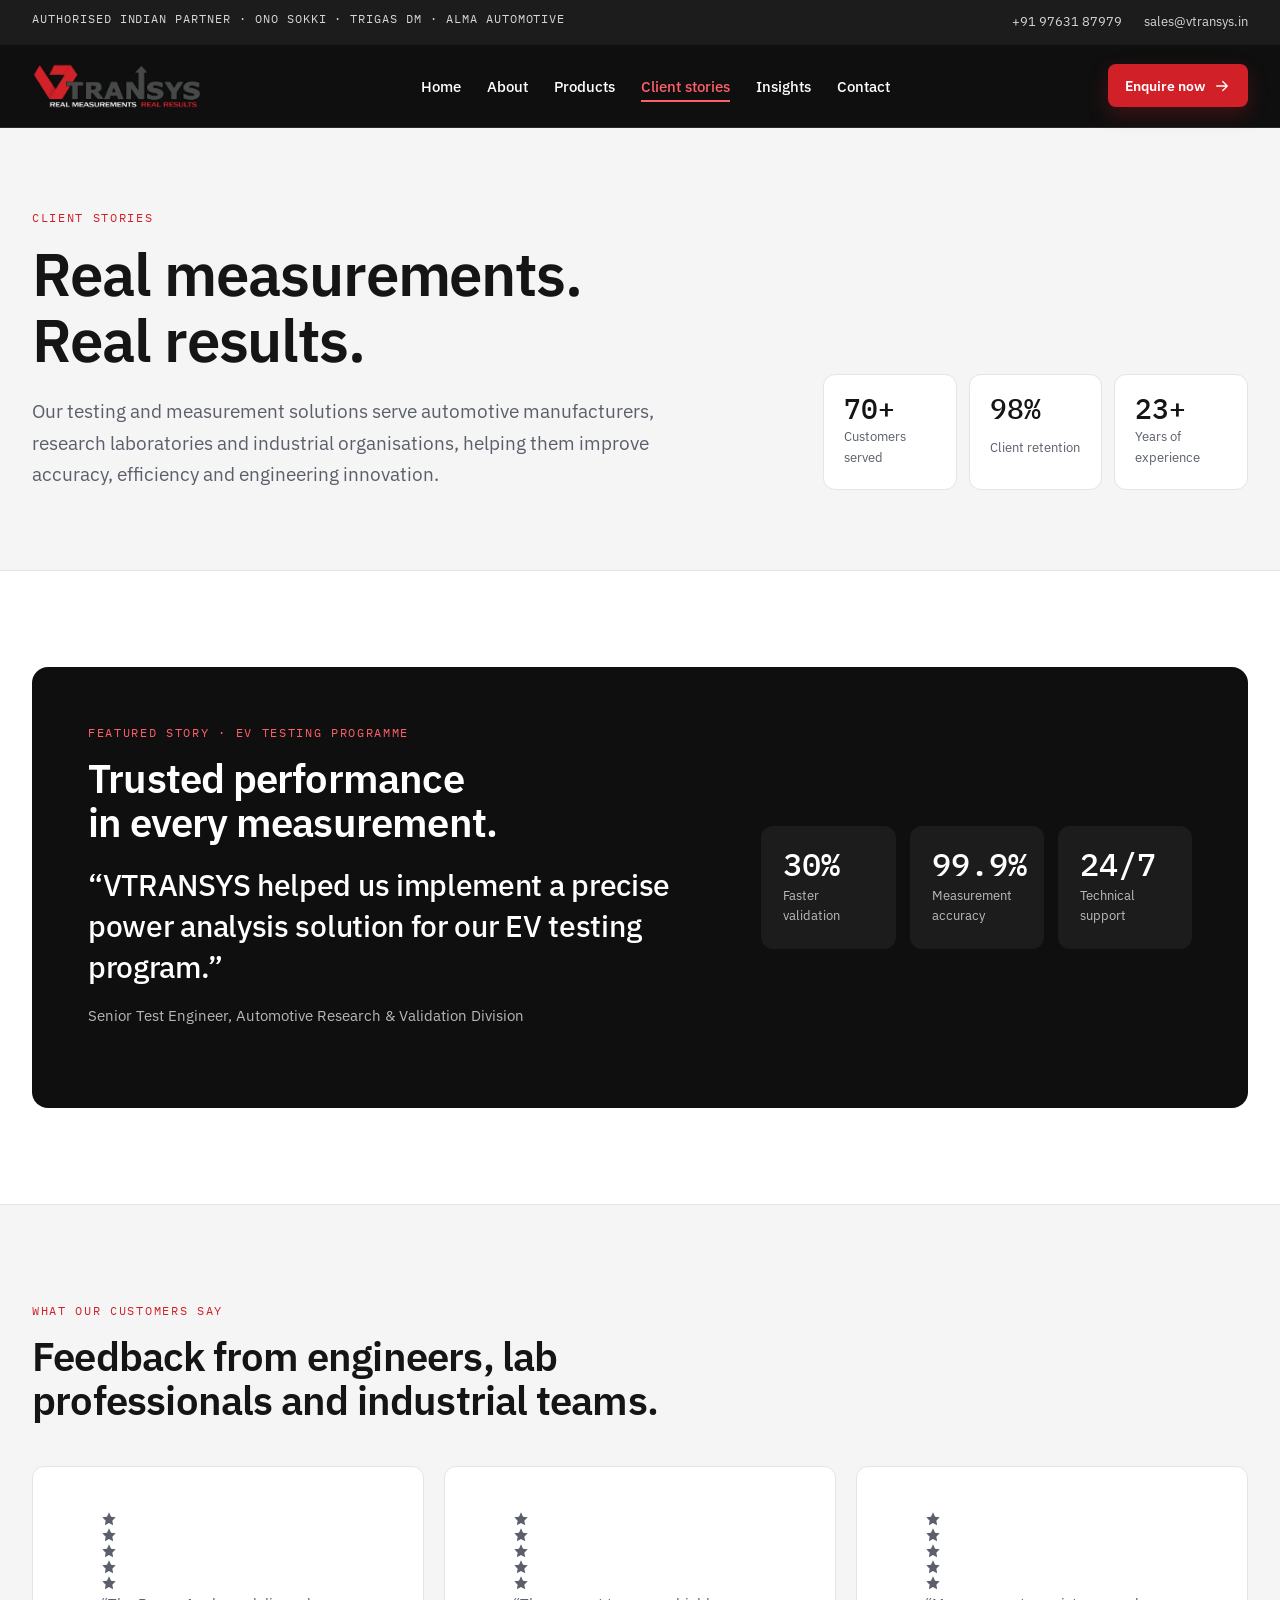
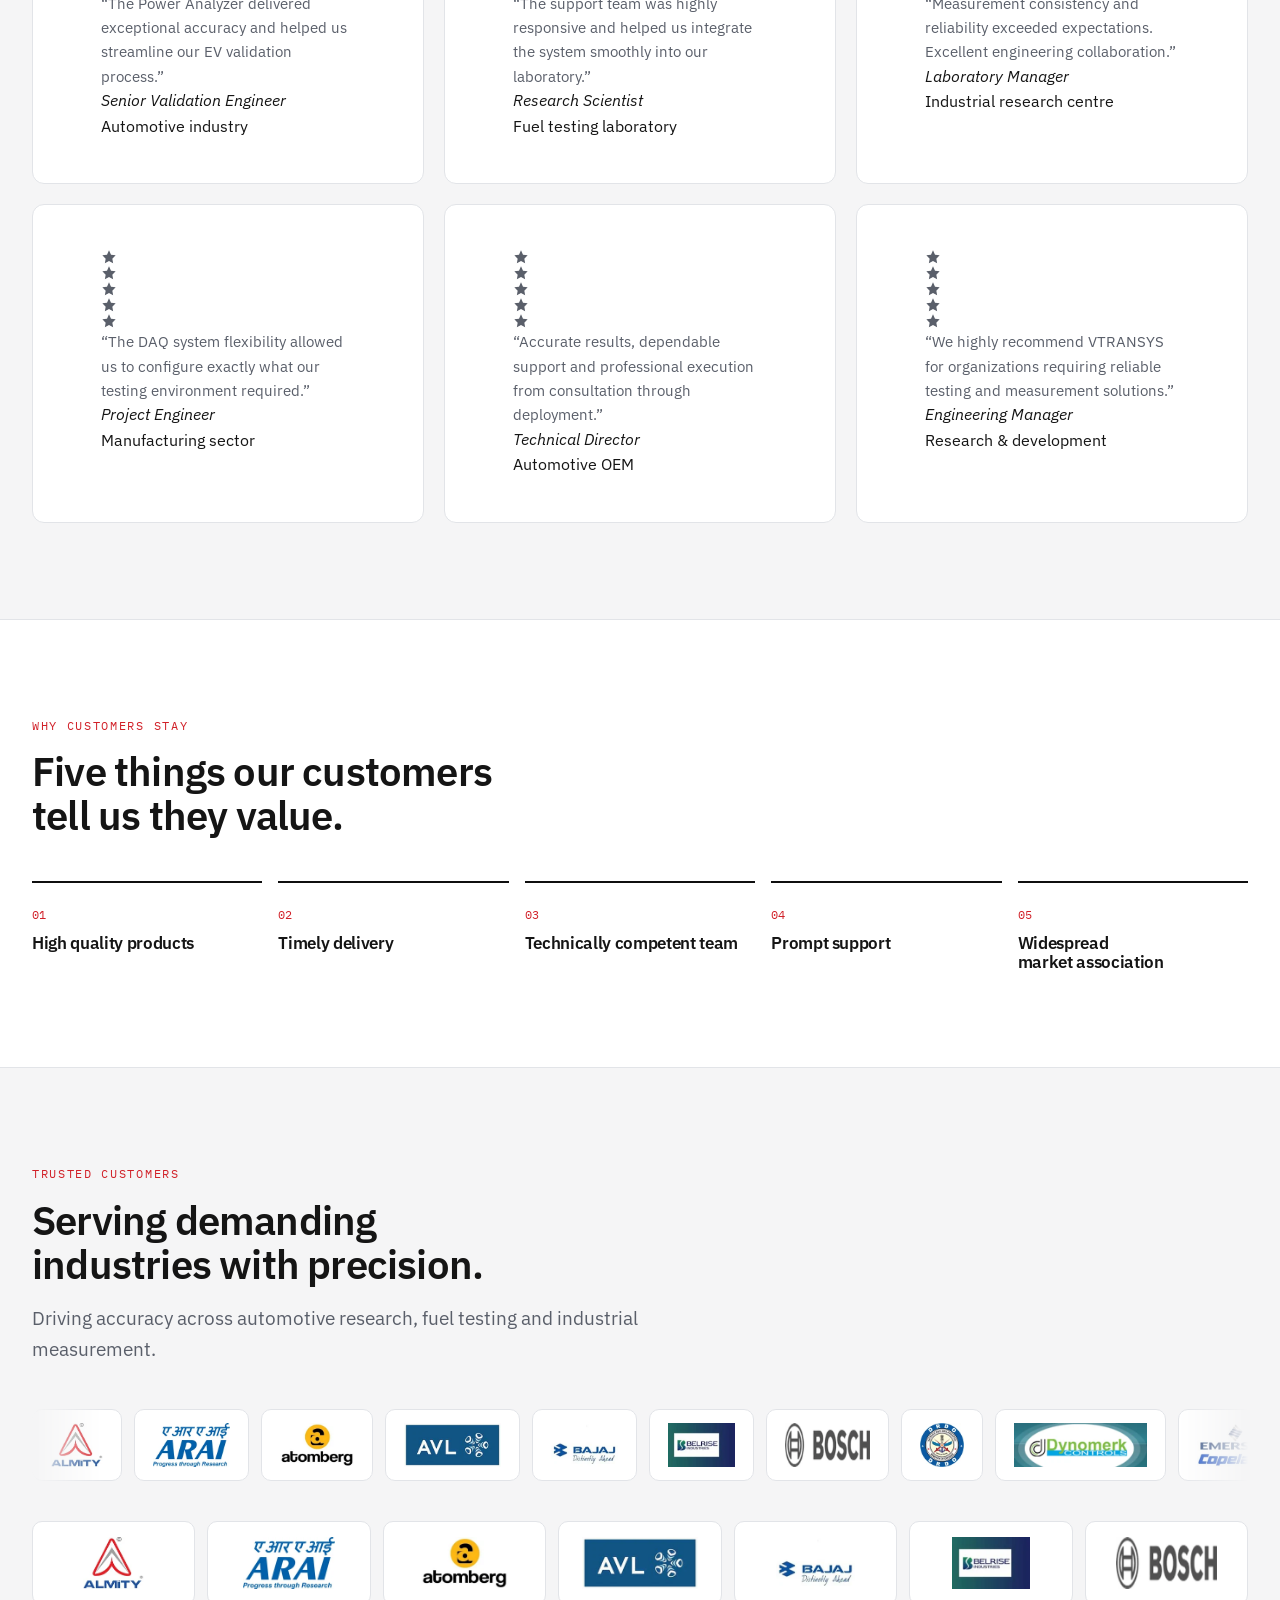
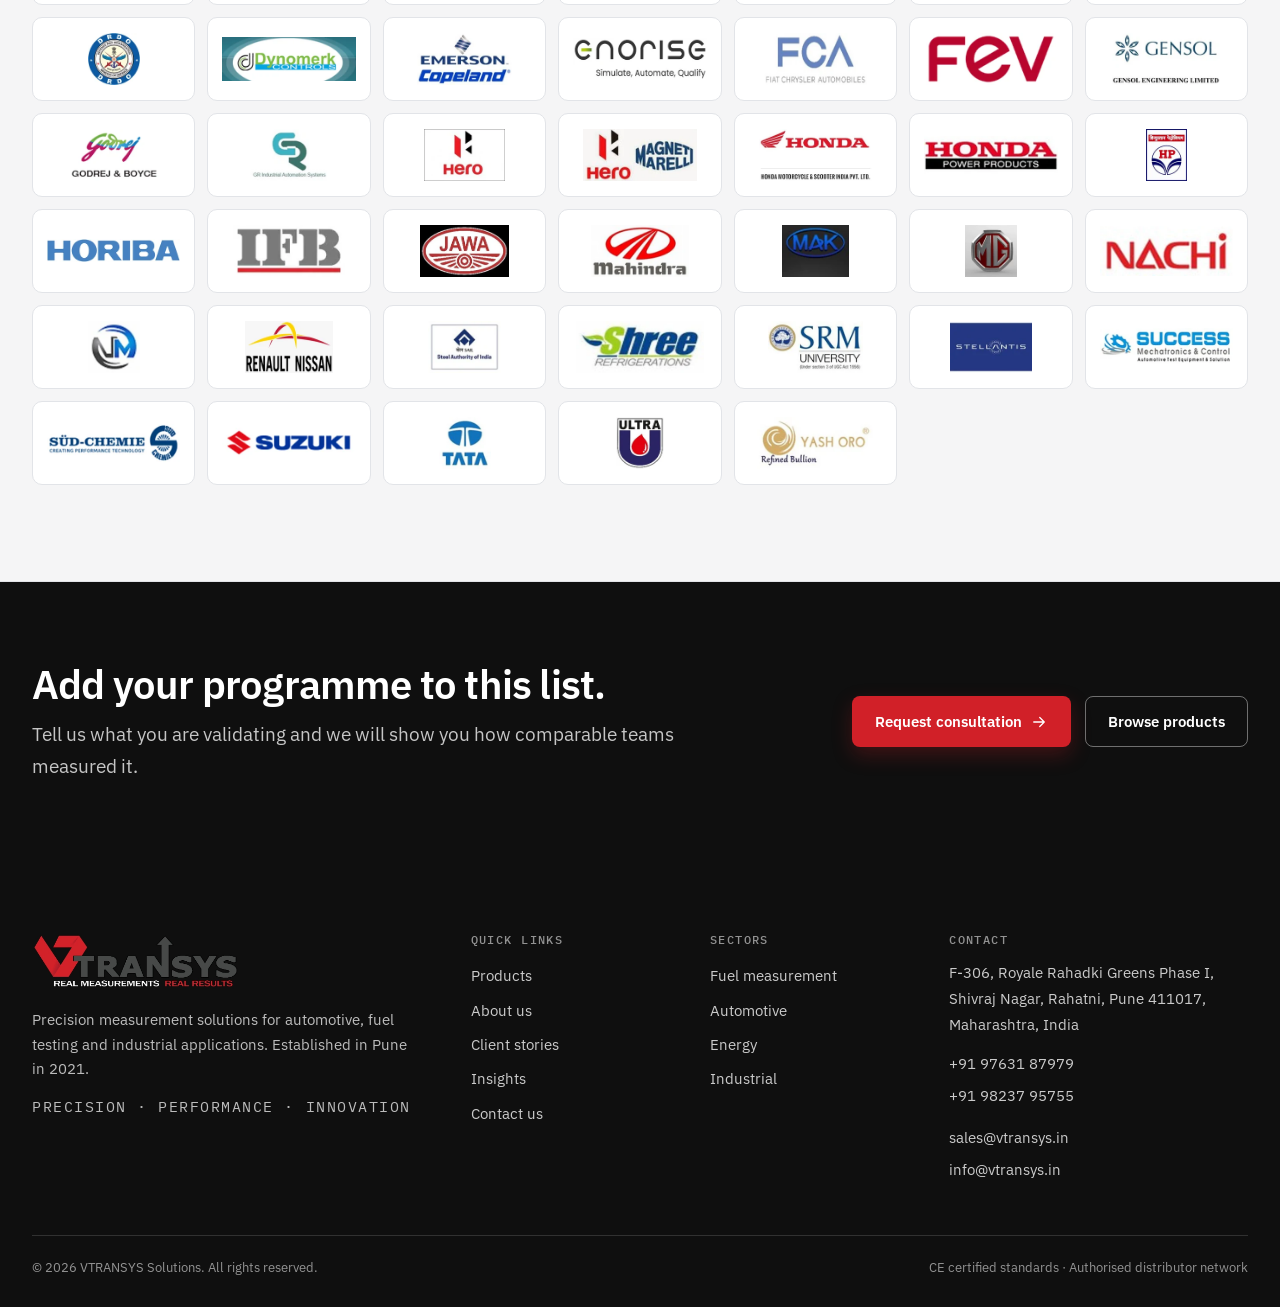
<file: client-stories.html>
<!DOCTYPE html>
<html lang="en-IN" class="no-js">
<head>
<meta charset="utf-8">
<meta name="viewport" content="width=device-width, initial-scale=1">
<title>Client Stories | 70+ Customers Served | VTransys</title>
<meta name="description" content="ARAI, Bosch, Tata, Mahindra, Hero, Honda, DRDO, HORIBA and 60 more rely on VTransys test and measurement systems. Read what engineers and lab managers say.">
<link rel="canonical" href="https://vtransys.in/client-stories.html">
<meta name="robots" content="noindex,nofollow">
<meta name="theme-color" content="#0f0f0f">
<meta name="color-scheme" content="light">
<meta property="og:type" content="website">
<meta property="og:site_name" content="VTRANSYS Solutions">
<meta property="og:locale" content="en_IN">
<meta property="og:title" content="Client Stories | 70+ Customers Served | VTransys">
<meta property="og:description" content="ARAI, Bosch, Tata, Mahindra, Hero, Honda, DRDO, HORIBA and 60 more rely on VTransys test and measurement systems. Read what engineers and lab managers say.">
<meta property="og:url" content="https://vtransys.in/client-stories.html">
<meta property="og:image" content="https://vtransys.in/img/og-cover.jpg">
<meta property="og:image:width" content="1200">
<meta property="og:image:height" content="630">
<meta property="og:image:alt" content="VTRANSYS Solutions: precision measurement systems, Pune, India">
<meta name="twitter:card" content="summary_large_image">
<meta name="twitter:title" content="Client Stories | 70+ Customers Served | VTransys">
<meta name="twitter:description" content="ARAI, Bosch, Tata, Mahindra, Hero, Honda, DRDO, HORIBA and 60 more rely on VTransys test and measurement systems. Read what engineers and lab managers say.">
<meta name="twitter:image" content="https://vtransys.in/img/og-cover.jpg">
<link rel="icon" href="favicon.ico" sizes="48x48">
<link rel="icon" href="img/favicon-32.png" type="image/png" sizes="32x32">
<link rel="apple-touch-icon" href="img/apple-touch-icon.png">
<link rel="manifest" href="site.webmanifest">
<link rel="preconnect" href="https://fonts.googleapis.com">
<link rel="preconnect" href="https://fonts.gstatic.com" crossorigin>
<link rel="stylesheet" href="https://fonts.googleapis.com/css2?family=IBM+Plex+Sans:wght@400;500;600;700&family=IBM+Plex+Mono:wght@400;500&display=swap">
<link rel="stylesheet" href="css/styles.css">
<!-- Google Search Console: <meta name="google-site-verification" content="PASTE_TOKEN"> -->
<script type="application/ld+json">{"@context": "https://schema.org", "@graph": [{"@type": "Organization", "@id": "https://vtransys.in/#organization", "name": "VTRANSYS Solutions", "alternateName": "VTransys", "url": "https://vtransys.in/", "logo": {"@type": "ImageObject", "url": "https://vtransys.in/img/logo.png", "width": 804, "height": 217}, "image": "https://vtransys.in/img/og-cover.jpg", "description": "VTRANSYS Solutions supplies and supports precision test and measurement systems in India: ethanol, biodiesel and isobutanol fuel blend analysers, plus instruments from ONO SOKKI, TRIGAS DM and ALMA Automotive.", "foundingDate": "2021", "slogan": "Real measurements. Real results.", "address": {"@type": "PostalAddress", "streetAddress": "F-306, Royale Rahadki Greens Phase I, Shivraj Nagar, Rahatni", "addressLocality": "Pune", "addressRegion": "Maharashtra", "postalCode": "411017", "addressCountry": "IN"}, "contactPoint": [{"@type": "ContactPoint", "telephone": "+919763187979", "contactType": "sales", "email": "sales@vtransys.in", "areaServed": "IN", "availableLanguage": ["en", "hi", "mr"]}, {"@type": "ContactPoint", "telephone": "+919823795755", "contactType": "technical support", "email": "info@vtransys.in", "areaServed": "IN"}], "areaServed": {"@type": "Country", "name": "India"}, "knowsAbout": ["ethanol content measurement", "fuel blend analysis", "sound and vibration measurement", "flow measurement", "powertrain testing", "hardware-in-the-loop testing"]}, {"@type": "BreadcrumbList", "itemListElement": [{"@type": "ListItem", "position": 1, "name": "Home", "item": "https://vtransys.in/"}, {"@type": "ListItem", "position": 2, "name": "Client stories", "item": "https://vtransys.in/client-stories.html"}]}]}</script>
</head>
<body class="page-clients">
<a class="skip" href="#main">Skip to content</a>
<header class="site-header" data-header>
  <div class="topbar">
    <div class="container topbar__in">
      <p class="topbar__note mono">Authorised Indian partner · ONO SOKKI · TRIGAS DM · ALMA Automotive</p>
      <p class="topbar__contact"><a href="tel:+919763187979">+91 97631 87979</a><a href="mailto:sales@vtransys.in">sales@vtransys.in</a></p>
    </div>
  </div>
  <div class="container nav-row">
    <a class="brand" href="index.html" aria-label="VTRANSYS Solutions home">
      <img src="img/logo.webp" width="804" height="217" alt="VTRANSYS: real measurements, real results" fetchpriority="high">
    </a>
    <nav class="nav" id="site-nav" aria-label="Main">
      <ul><li><a href="index.html">Home</a></li><li><a href="about.html">About</a></li><li><a href="products.html">Products</a></li><li><a href="client-stories.html" aria-current="page">Client stories</a></li><li><a href="insights.html">Insights</a></li><li><a href="contact.html">Contact</a></li></ul>
      <a class="btn btn--primary nav__cta" href="contact.html">Enquire now <svg class="ic" width="18" height="18" viewBox="0 0 24 24" fill="none" stroke="currentColor" stroke-width="1.75" stroke-linecap="round" stroke-linejoin="round" aria-hidden="true"><path d="M5 12h14M13 6l6 6-6 6"/></svg></a>
    </nav>
    <a class="btn btn--primary btn--sm nav-row__cta" href="contact.html">Enquire now <svg class="ic" width="18" height="18" viewBox="0 0 24 24" fill="none" stroke="currentColor" stroke-width="1.75" stroke-linecap="round" stroke-linejoin="round" aria-hidden="true"><path d="M5 12h14M13 6l6 6-6 6"/></svg></a>
    <button class="nav-toggle" type="button" aria-expanded="false" aria-controls="site-nav" aria-label="Open menu" data-nav-toggle>
      <span class="nav-toggle__open"><svg class="ic" width="22" height="22" viewBox="0 0 24 24" fill="none" stroke="currentColor" stroke-width="1.75" stroke-linecap="round" stroke-linejoin="round" aria-hidden="true"><path d="M4 7h16M4 12h16M4 17h16"/></svg></span><span class="nav-toggle__close"><svg class="ic" width="22" height="22" viewBox="0 0 24 24" fill="none" stroke="currentColor" stroke-width="1.75" stroke-linecap="round" stroke-linejoin="round" aria-hidden="true"><path d="M6 6l12 12M18 6L6 18"/></svg></span>
    </button>
  </div>
</header>
<main id="main" tabindex="-1">
<section class="page-hero">
  <div class="container page-hero__grid">
    <div><p class="eyebrow mono">Client stories</p><h1 class="h1">Real measurements. Real results.</h1>
    <p class="lead">Our testing and measurement solutions serve automotive manufacturers, research laboratories and industrial organisations, helping them improve accuracy, efficiency and engineering innovation.</p></div>
    <dl class="stat-tiles" data-reveal data-stagger>
      <div><dd class="mono"><span data-count="70">0</span>+</dd><dt>Customers served</dt></div>
      <div><dd class="mono"><span data-count="98">0</span>%</dd><dt>Client retention</dt></div>
      <div><dd class="mono"><span data-count="23">0</span>+</dd><dt>Years of experience</dt></div>
    </dl>
  </div>
</section>

<section class="section" aria-labelledby="feat-h">
  <div class="container">
    <div class="feature-story" data-reveal>
      <div><p class="eyebrow mono eyebrow--light">Featured story · EV testing programme</p><h2 id="feat-h" class="h2">Trusted performance in every measurement.</h2>
        <blockquote class="quote"><p>“VTRANSYS helped us implement a precise power analysis solution for our EV testing program.”</p><footer>Senior Test Engineer, Automotive Research &amp; Validation Division</footer></blockquote></div>
      <dl class="tiles" data-stagger>
        <div><dd class="mono"><span data-count="30">0</span>%</dd><dt>Faster validation</dt></div>
        <div><dd class="mono">99.9%</dd><dt>Measurement accuracy</dt></div>
        <div><dd class="mono">24/7</dd><dt>Technical support</dt></div>
      </dl>
    </div>
  </div>
</section>

<section class="section section--alt" aria-labelledby="say-h">
  <div class="container">
    <div class="section__head" data-reveal><div><p class="eyebrow mono">What our customers say</p><h2 id="say-h" class="h2">Feedback from engineers, lab professionals and industrial teams.</h2></div></div>
    <ul class="grid grid--3 plain" data-reveal data-stagger><li class="card"><blockquote><p class="stars" role="img" aria-label="Rated 5 out of 5"><svg class="ic" width="16" height="16" viewBox="0 0 24 24" fill="currentColor" stroke="none" aria-hidden="true"><path d="M12 2l3 6.5 7 1-5 5 1.2 7L12 18l-6.2 3.5L7 14.5l-5-5 7-1z"/></svg><svg class="ic" width="16" height="16" viewBox="0 0 24 24" fill="currentColor" stroke="none" aria-hidden="true"><path d="M12 2l3 6.5 7 1-5 5 1.2 7L12 18l-6.2 3.5L7 14.5l-5-5 7-1z"/></svg><svg class="ic" width="16" height="16" viewBox="0 0 24 24" fill="currentColor" stroke="none" aria-hidden="true"><path d="M12 2l3 6.5 7 1-5 5 1.2 7L12 18l-6.2 3.5L7 14.5l-5-5 7-1z"/></svg><svg class="ic" width="16" height="16" viewBox="0 0 24 24" fill="currentColor" stroke="none" aria-hidden="true"><path d="M12 2l3 6.5 7 1-5 5 1.2 7L12 18l-6.2 3.5L7 14.5l-5-5 7-1z"/></svg><svg class="ic" width="16" height="16" viewBox="0 0 24 24" fill="currentColor" stroke="none" aria-hidden="true"><path d="M12 2l3 6.5 7 1-5 5 1.2 7L12 18l-6.2 3.5L7 14.5l-5-5 7-1z"/></svg></p><p>“The Power Analyzer delivered exceptional accuracy and helped us streamline our EV validation process.”</p><footer><cite>Senior Validation Engineer</cite><br>Automotive industry</footer></blockquote></li><li class="card"><blockquote><p class="stars" role="img" aria-label="Rated 5 out of 5"><svg class="ic" width="16" height="16" viewBox="0 0 24 24" fill="currentColor" stroke="none" aria-hidden="true"><path d="M12 2l3 6.5 7 1-5 5 1.2 7L12 18l-6.2 3.5L7 14.5l-5-5 7-1z"/></svg><svg class="ic" width="16" height="16" viewBox="0 0 24 24" fill="currentColor" stroke="none" aria-hidden="true"><path d="M12 2l3 6.5 7 1-5 5 1.2 7L12 18l-6.2 3.5L7 14.5l-5-5 7-1z"/></svg><svg class="ic" width="16" height="16" viewBox="0 0 24 24" fill="currentColor" stroke="none" aria-hidden="true"><path d="M12 2l3 6.5 7 1-5 5 1.2 7L12 18l-6.2 3.5L7 14.5l-5-5 7-1z"/></svg><svg class="ic" width="16" height="16" viewBox="0 0 24 24" fill="currentColor" stroke="none" aria-hidden="true"><path d="M12 2l3 6.5 7 1-5 5 1.2 7L12 18l-6.2 3.5L7 14.5l-5-5 7-1z"/></svg><svg class="ic" width="16" height="16" viewBox="0 0 24 24" fill="currentColor" stroke="none" aria-hidden="true"><path d="M12 2l3 6.5 7 1-5 5 1.2 7L12 18l-6.2 3.5L7 14.5l-5-5 7-1z"/></svg></p><p>“The support team was highly responsive and helped us integrate the system smoothly into our laboratory.”</p><footer><cite>Research Scientist</cite><br>Fuel testing laboratory</footer></blockquote></li><li class="card"><blockquote><p class="stars" role="img" aria-label="Rated 5 out of 5"><svg class="ic" width="16" height="16" viewBox="0 0 24 24" fill="currentColor" stroke="none" aria-hidden="true"><path d="M12 2l3 6.5 7 1-5 5 1.2 7L12 18l-6.2 3.5L7 14.5l-5-5 7-1z"/></svg><svg class="ic" width="16" height="16" viewBox="0 0 24 24" fill="currentColor" stroke="none" aria-hidden="true"><path d="M12 2l3 6.5 7 1-5 5 1.2 7L12 18l-6.2 3.5L7 14.5l-5-5 7-1z"/></svg><svg class="ic" width="16" height="16" viewBox="0 0 24 24" fill="currentColor" stroke="none" aria-hidden="true"><path d="M12 2l3 6.5 7 1-5 5 1.2 7L12 18l-6.2 3.5L7 14.5l-5-5 7-1z"/></svg><svg class="ic" width="16" height="16" viewBox="0 0 24 24" fill="currentColor" stroke="none" aria-hidden="true"><path d="M12 2l3 6.5 7 1-5 5 1.2 7L12 18l-6.2 3.5L7 14.5l-5-5 7-1z"/></svg><svg class="ic" width="16" height="16" viewBox="0 0 24 24" fill="currentColor" stroke="none" aria-hidden="true"><path d="M12 2l3 6.5 7 1-5 5 1.2 7L12 18l-6.2 3.5L7 14.5l-5-5 7-1z"/></svg></p><p>“Measurement consistency and reliability exceeded expectations. Excellent engineering collaboration.”</p><footer><cite>Laboratory Manager</cite><br>Industrial research centre</footer></blockquote></li><li class="card"><blockquote><p class="stars" role="img" aria-label="Rated 5 out of 5"><svg class="ic" width="16" height="16" viewBox="0 0 24 24" fill="currentColor" stroke="none" aria-hidden="true"><path d="M12 2l3 6.5 7 1-5 5 1.2 7L12 18l-6.2 3.5L7 14.5l-5-5 7-1z"/></svg><svg class="ic" width="16" height="16" viewBox="0 0 24 24" fill="currentColor" stroke="none" aria-hidden="true"><path d="M12 2l3 6.5 7 1-5 5 1.2 7L12 18l-6.2 3.5L7 14.5l-5-5 7-1z"/></svg><svg class="ic" width="16" height="16" viewBox="0 0 24 24" fill="currentColor" stroke="none" aria-hidden="true"><path d="M12 2l3 6.5 7 1-5 5 1.2 7L12 18l-6.2 3.5L7 14.5l-5-5 7-1z"/></svg><svg class="ic" width="16" height="16" viewBox="0 0 24 24" fill="currentColor" stroke="none" aria-hidden="true"><path d="M12 2l3 6.5 7 1-5 5 1.2 7L12 18l-6.2 3.5L7 14.5l-5-5 7-1z"/></svg><svg class="ic" width="16" height="16" viewBox="0 0 24 24" fill="currentColor" stroke="none" aria-hidden="true"><path d="M12 2l3 6.5 7 1-5 5 1.2 7L12 18l-6.2 3.5L7 14.5l-5-5 7-1z"/></svg></p><p>“The DAQ system flexibility allowed us to configure exactly what our testing environment required.”</p><footer><cite>Project Engineer</cite><br>Manufacturing sector</footer></blockquote></li><li class="card"><blockquote><p class="stars" role="img" aria-label="Rated 5 out of 5"><svg class="ic" width="16" height="16" viewBox="0 0 24 24" fill="currentColor" stroke="none" aria-hidden="true"><path d="M12 2l3 6.5 7 1-5 5 1.2 7L12 18l-6.2 3.5L7 14.5l-5-5 7-1z"/></svg><svg class="ic" width="16" height="16" viewBox="0 0 24 24" fill="currentColor" stroke="none" aria-hidden="true"><path d="M12 2l3 6.5 7 1-5 5 1.2 7L12 18l-6.2 3.5L7 14.5l-5-5 7-1z"/></svg><svg class="ic" width="16" height="16" viewBox="0 0 24 24" fill="currentColor" stroke="none" aria-hidden="true"><path d="M12 2l3 6.5 7 1-5 5 1.2 7L12 18l-6.2 3.5L7 14.5l-5-5 7-1z"/></svg><svg class="ic" width="16" height="16" viewBox="0 0 24 24" fill="currentColor" stroke="none" aria-hidden="true"><path d="M12 2l3 6.5 7 1-5 5 1.2 7L12 18l-6.2 3.5L7 14.5l-5-5 7-1z"/></svg><svg class="ic" width="16" height="16" viewBox="0 0 24 24" fill="currentColor" stroke="none" aria-hidden="true"><path d="M12 2l3 6.5 7 1-5 5 1.2 7L12 18l-6.2 3.5L7 14.5l-5-5 7-1z"/></svg></p><p>“Accurate results, dependable support and professional execution from consultation through deployment.”</p><footer><cite>Technical Director</cite><br>Automotive OEM</footer></blockquote></li><li class="card"><blockquote><p class="stars" role="img" aria-label="Rated 5 out of 5"><svg class="ic" width="16" height="16" viewBox="0 0 24 24" fill="currentColor" stroke="none" aria-hidden="true"><path d="M12 2l3 6.5 7 1-5 5 1.2 7L12 18l-6.2 3.5L7 14.5l-5-5 7-1z"/></svg><svg class="ic" width="16" height="16" viewBox="0 0 24 24" fill="currentColor" stroke="none" aria-hidden="true"><path d="M12 2l3 6.5 7 1-5 5 1.2 7L12 18l-6.2 3.5L7 14.5l-5-5 7-1z"/></svg><svg class="ic" width="16" height="16" viewBox="0 0 24 24" fill="currentColor" stroke="none" aria-hidden="true"><path d="M12 2l3 6.5 7 1-5 5 1.2 7L12 18l-6.2 3.5L7 14.5l-5-5 7-1z"/></svg><svg class="ic" width="16" height="16" viewBox="0 0 24 24" fill="currentColor" stroke="none" aria-hidden="true"><path d="M12 2l3 6.5 7 1-5 5 1.2 7L12 18l-6.2 3.5L7 14.5l-5-5 7-1z"/></svg><svg class="ic" width="16" height="16" viewBox="0 0 24 24" fill="currentColor" stroke="none" aria-hidden="true"><path d="M12 2l3 6.5 7 1-5 5 1.2 7L12 18l-6.2 3.5L7 14.5l-5-5 7-1z"/></svg></p><p>“We highly recommend VTRANSYS for organizations requiring reliable testing and measurement solutions.”</p><footer><cite>Engineering Manager</cite><br>Research &amp; development</footer></blockquote></li></ul>
  </div>
</section>

<section class="section" aria-labelledby="value-h">
  <div class="container">
    <div class="section__head" data-reveal><div><p class="eyebrow mono">Why customers stay</p><h2 id="value-h" class="h2">Five things our customers tell us they value.</h2></div></div>
    <ol class="five" data-reveal data-stagger>
      <li><span class="mono">01</span><h3>High quality products</h3></li><li><span class="mono">02</span><h3>Timely delivery</h3></li><li><span class="mono">03</span><h3>Technically competent team</h3></li><li><span class="mono">04</span><h3>Prompt support</h3></li><li><span class="mono">05</span><h3>Widespread market association</h3></li>
    </ol>
  </div>
</section>

<section class="section section--alt" aria-labelledby="wall-h">
  <div class="container">
    <div class="section__head" data-reveal><div><p class="eyebrow mono">Trusted customers</p><h2 id="wall-h" class="h2">Serving demanding industries with precision.</h2><p class="lead">Driving accuracy across automotive research, fuel testing and industrial measurement.</p></div></div>
    <section class="marquee" aria-label="Customers VTransys has served"><div class="marquee__track"><ul class="marquee__set"><li><img src="img/clients/almity.webp" width="141" height="120" alt="Almity logo" loading="lazy" decoding="async"></li><li><img src="img/clients/arai.webp" width="212" height="120" alt="ARAI (Automotive Research Association of India) logo" loading="lazy" decoding="async"></li><li><img src="img/clients/atomberg.webp" width="200" height="120" alt="Atomberg logo" loading="lazy" decoding="async"></li><li><img src="img/clients/avl.webp" width="266" height="120" alt="AVL logo" loading="lazy" decoding="async"></li><li><img src="img/clients/bajaj.webp" width="183" height="120" alt="Bajaj Auto logo" loading="lazy" decoding="async"></li><li><img src="img/clients/belrise.webp" width="181" height="120" alt="Belrise Industries logo" loading="lazy" decoding="async"></li><li><img src="img/clients/bosch.webp" width="233" height="120" alt="Bosch logo" loading="lazy" decoding="async"></li><li><img src="img/clients/drdo.webp" width="120" height="120" alt="DRDO (Defence Research and Development Organisation) logo" loading="lazy" decoding="async"></li><li><img src="img/clients/dynomerk.webp" width="320" height="106" alt="Dynomerk Controls logo" loading="lazy" decoding="async"></li><li><img src="img/clients/emerson-copeland.webp" width="219" height="120" alt="Emerson Copeland logo" loading="lazy" decoding="async"></li><li><img src="img/clients/enorise.webp" width="320" height="99" alt="Enorise logo" loading="lazy" decoding="async"></li><li><img src="img/clients/fca.webp" width="238" height="120" alt="FCA (Fiat Chrysler Automobiles) logo" loading="lazy" decoding="async"></li><li><img src="img/clients/fev.webp" width="299" height="120" alt="FEV logo" loading="lazy" decoding="async"></li><li><img src="img/clients/gensol.webp" width="250" height="120" alt="Gensol Engineering logo" loading="lazy" decoding="async"></li><li><img src="img/clients/godrej.webp" width="213" height="120" alt="Godrej &amp; Boyce logo" loading="lazy" decoding="async"></li><li><img src="img/clients/gr-industrial.webp" width="182" height="120" alt="GR Industrial Automation Systems logo" loading="lazy" decoding="async"></li><li><img src="img/clients/hero.webp" width="187" height="120" alt="Hero MotoCorp logo" loading="lazy" decoding="async"></li><li><img src="img/clients/hero-magneti-marelli.webp" width="265" height="120" alt="Hero Magneti Marelli logo" loading="lazy" decoding="async"></li><li><img src="img/clients/honda-msi.webp" width="261" height="120" alt="Honda Motorcycle &amp; Scooter India logo" loading="lazy" decoding="async"></li><li><img src="img/clients/honda-power.webp" width="320" height="92" alt="Honda Power Products logo" loading="lazy" decoding="async"></li><li><img src="img/clients/hpcl.webp" width="94" height="120" alt="Hindustan Petroleum (HPCL) logo" loading="lazy" decoding="async"></li><li><img src="img/clients/horiba.webp" width="320" height="55" alt="HORIBA logo" loading="lazy" decoding="async"></li><li><img src="img/clients/ifb.webp" width="259" height="120" alt="IFB Industries logo" loading="lazy" decoding="async"></li><li><img src="img/clients/jawa.webp" width="205" height="120" alt="Jawa Motorcycles logo" loading="lazy" decoding="async"></li><li><img src="img/clients/mahindra.webp" width="224" height="120" alt="Mahindra logo" loading="lazy" decoding="async"></li><li><img src="img/clients/mak.webp" width="156" height="120" alt="MAK logo" loading="lazy" decoding="async"></li><li><img src="img/clients/mg.webp" width="120" height="120" alt="MG Motor logo" loading="lazy" decoding="async"></li><li><img src="img/clients/nachi.webp" width="316" height="120" alt="NACHI logo" loading="lazy" decoding="async"></li><li><img src="img/clients/nm.webp" width="121" height="120" alt="NM logo" loading="lazy" decoding="async"></li><li><img src="img/clients/renault-nissan.webp" width="204" height="120" alt="Renault Nissan logo" loading="lazy" decoding="async"></li><li><img src="img/clients/sail.webp" width="168" height="120" alt="SAIL (Steel Authority of India) logo" loading="lazy" decoding="async"></li><li><img src="img/clients/shree-refrigerations.webp" width="294" height="120" alt="Shree Refrigerations logo" loading="lazy" decoding="async"></li><li><img src="img/clients/srm-university.webp" width="220" height="120" alt="SRM University logo" loading="lazy" decoding="async"></li><li><img src="img/clients/stellantis.webp" width="190" height="120" alt="Stellantis logo" loading="lazy" decoding="async"></li><li><img src="img/clients/success-mechatronics.webp" width="320" height="89" alt="Success Mechatronics &amp; Control logo" loading="lazy" decoding="async"></li><li><img src="img/clients/sud-chemie.webp" width="320" height="104" alt="Süd-Chemie logo" loading="lazy" decoding="async"></li><li><img src="img/clients/suzuki.webp" width="320" height="84" alt="Suzuki logo" loading="lazy" decoding="async"></li><li><img src="img/clients/tata.webp" width="120" height="120" alt="Tata logo" loading="lazy" decoding="async"></li><li><img src="img/clients/ultra.webp" width="110" height="120" alt="Ultra logo" loading="lazy" decoding="async"></li><li><img src="img/clients/yash-oro.webp" width="268" height="120" alt="Yash Oro logo" loading="lazy" decoding="async"></li></ul><ul class="marquee__set" aria-hidden="true"><li><img src="img/clients/almity.webp" width="141" height="120" alt="Almity logo" loading="lazy" decoding="async"></li><li><img src="img/clients/arai.webp" width="212" height="120" alt="ARAI (Automotive Research Association of India) logo" loading="lazy" decoding="async"></li><li><img src="img/clients/atomberg.webp" width="200" height="120" alt="Atomberg logo" loading="lazy" decoding="async"></li><li><img src="img/clients/avl.webp" width="266" height="120" alt="AVL logo" loading="lazy" decoding="async"></li><li><img src="img/clients/bajaj.webp" width="183" height="120" alt="Bajaj Auto logo" loading="lazy" decoding="async"></li><li><img src="img/clients/belrise.webp" width="181" height="120" alt="Belrise Industries logo" loading="lazy" decoding="async"></li><li><img src="img/clients/bosch.webp" width="233" height="120" alt="Bosch logo" loading="lazy" decoding="async"></li><li><img src="img/clients/drdo.webp" width="120" height="120" alt="DRDO (Defence Research and Development Organisation) logo" loading="lazy" decoding="async"></li><li><img src="img/clients/dynomerk.webp" width="320" height="106" alt="Dynomerk Controls logo" loading="lazy" decoding="async"></li><li><img src="img/clients/emerson-copeland.webp" width="219" height="120" alt="Emerson Copeland logo" loading="lazy" decoding="async"></li><li><img src="img/clients/enorise.webp" width="320" height="99" alt="Enorise logo" loading="lazy" decoding="async"></li><li><img src="img/clients/fca.webp" width="238" height="120" alt="FCA (Fiat Chrysler Automobiles) logo" loading="lazy" decoding="async"></li><li><img src="img/clients/fev.webp" width="299" height="120" alt="FEV logo" loading="lazy" decoding="async"></li><li><img src="img/clients/gensol.webp" width="250" height="120" alt="Gensol Engineering logo" loading="lazy" decoding="async"></li><li><img src="img/clients/godrej.webp" width="213" height="120" alt="Godrej &amp; Boyce logo" loading="lazy" decoding="async"></li><li><img src="img/clients/gr-industrial.webp" width="182" height="120" alt="GR Industrial Automation Systems logo" loading="lazy" decoding="async"></li><li><img src="img/clients/hero.webp" width="187" height="120" alt="Hero MotoCorp logo" loading="lazy" decoding="async"></li><li><img src="img/clients/hero-magneti-marelli.webp" width="265" height="120" alt="Hero Magneti Marelli logo" loading="lazy" decoding="async"></li><li><img src="img/clients/honda-msi.webp" width="261" height="120" alt="Honda Motorcycle &amp; Scooter India logo" loading="lazy" decoding="async"></li><li><img src="img/clients/honda-power.webp" width="320" height="92" alt="Honda Power Products logo" loading="lazy" decoding="async"></li><li><img src="img/clients/hpcl.webp" width="94" height="120" alt="Hindustan Petroleum (HPCL) logo" loading="lazy" decoding="async"></li><li><img src="img/clients/horiba.webp" width="320" height="55" alt="HORIBA logo" loading="lazy" decoding="async"></li><li><img src="img/clients/ifb.webp" width="259" height="120" alt="IFB Industries logo" loading="lazy" decoding="async"></li><li><img src="img/clients/jawa.webp" width="205" height="120" alt="Jawa Motorcycles logo" loading="lazy" decoding="async"></li><li><img src="img/clients/mahindra.webp" width="224" height="120" alt="Mahindra logo" loading="lazy" decoding="async"></li><li><img src="img/clients/mak.webp" width="156" height="120" alt="MAK logo" loading="lazy" decoding="async"></li><li><img src="img/clients/mg.webp" width="120" height="120" alt="MG Motor logo" loading="lazy" decoding="async"></li><li><img src="img/clients/nachi.webp" width="316" height="120" alt="NACHI logo" loading="lazy" decoding="async"></li><li><img src="img/clients/nm.webp" width="121" height="120" alt="NM logo" loading="lazy" decoding="async"></li><li><img src="img/clients/renault-nissan.webp" width="204" height="120" alt="Renault Nissan logo" loading="lazy" decoding="async"></li><li><img src="img/clients/sail.webp" width="168" height="120" alt="SAIL (Steel Authority of India) logo" loading="lazy" decoding="async"></li><li><img src="img/clients/shree-refrigerations.webp" width="294" height="120" alt="Shree Refrigerations logo" loading="lazy" decoding="async"></li><li><img src="img/clients/srm-university.webp" width="220" height="120" alt="SRM University logo" loading="lazy" decoding="async"></li><li><img src="img/clients/stellantis.webp" width="190" height="120" alt="Stellantis logo" loading="lazy" decoding="async"></li><li><img src="img/clients/success-mechatronics.webp" width="320" height="89" alt="Success Mechatronics &amp; Control logo" loading="lazy" decoding="async"></li><li><img src="img/clients/sud-chemie.webp" width="320" height="104" alt="Süd-Chemie logo" loading="lazy" decoding="async"></li><li><img src="img/clients/suzuki.webp" width="320" height="84" alt="Suzuki logo" loading="lazy" decoding="async"></li><li><img src="img/clients/tata.webp" width="120" height="120" alt="Tata logo" loading="lazy" decoding="async"></li><li><img src="img/clients/ultra.webp" width="110" height="120" alt="Ultra logo" loading="lazy" decoding="async"></li><li><img src="img/clients/yash-oro.webp" width="268" height="120" alt="Yash Oro logo" loading="lazy" decoding="async"></li></ul></div></section>
    <ul class="logo-wall" data-reveal data-stagger><li><img src="img/clients/almity.webp" width="141" height="120" alt="Almity logo" loading="lazy" decoding="async"></li><li><img src="img/clients/arai.webp" width="212" height="120" alt="ARAI (Automotive Research Association of India) logo" loading="lazy" decoding="async"></li><li><img src="img/clients/atomberg.webp" width="200" height="120" alt="Atomberg logo" loading="lazy" decoding="async"></li><li><img src="img/clients/avl.webp" width="266" height="120" alt="AVL logo" loading="lazy" decoding="async"></li><li><img src="img/clients/bajaj.webp" width="183" height="120" alt="Bajaj Auto logo" loading="lazy" decoding="async"></li><li><img src="img/clients/belrise.webp" width="181" height="120" alt="Belrise Industries logo" loading="lazy" decoding="async"></li><li><img src="img/clients/bosch.webp" width="233" height="120" alt="Bosch logo" loading="lazy" decoding="async"></li><li><img src="img/clients/drdo.webp" width="120" height="120" alt="DRDO (Defence Research and Development Organisation) logo" loading="lazy" decoding="async"></li><li><img src="img/clients/dynomerk.webp" width="320" height="106" alt="Dynomerk Controls logo" loading="lazy" decoding="async"></li><li><img src="img/clients/emerson-copeland.webp" width="219" height="120" alt="Emerson Copeland logo" loading="lazy" decoding="async"></li><li><img src="img/clients/enorise.webp" width="320" height="99" alt="Enorise logo" loading="lazy" decoding="async"></li><li><img src="img/clients/fca.webp" width="238" height="120" alt="FCA (Fiat Chrysler Automobiles) logo" loading="lazy" decoding="async"></li><li><img src="img/clients/fev.webp" width="299" height="120" alt="FEV logo" loading="lazy" decoding="async"></li><li><img src="img/clients/gensol.webp" width="250" height="120" alt="Gensol Engineering logo" loading="lazy" decoding="async"></li><li><img src="img/clients/godrej.webp" width="213" height="120" alt="Godrej &amp; Boyce logo" loading="lazy" decoding="async"></li><li><img src="img/clients/gr-industrial.webp" width="182" height="120" alt="GR Industrial Automation Systems logo" loading="lazy" decoding="async"></li><li><img src="img/clients/hero.webp" width="187" height="120" alt="Hero MotoCorp logo" loading="lazy" decoding="async"></li><li><img src="img/clients/hero-magneti-marelli.webp" width="265" height="120" alt="Hero Magneti Marelli logo" loading="lazy" decoding="async"></li><li><img src="img/clients/honda-msi.webp" width="261" height="120" alt="Honda Motorcycle &amp; Scooter India logo" loading="lazy" decoding="async"></li><li><img src="img/clients/honda-power.webp" width="320" height="92" alt="Honda Power Products logo" loading="lazy" decoding="async"></li><li><img src="img/clients/hpcl.webp" width="94" height="120" alt="Hindustan Petroleum (HPCL) logo" loading="lazy" decoding="async"></li><li><img src="img/clients/horiba.webp" width="320" height="55" alt="HORIBA logo" loading="lazy" decoding="async"></li><li><img src="img/clients/ifb.webp" width="259" height="120" alt="IFB Industries logo" loading="lazy" decoding="async"></li><li><img src="img/clients/jawa.webp" width="205" height="120" alt="Jawa Motorcycles logo" loading="lazy" decoding="async"></li><li><img src="img/clients/mahindra.webp" width="224" height="120" alt="Mahindra logo" loading="lazy" decoding="async"></li><li><img src="img/clients/mak.webp" width="156" height="120" alt="MAK logo" loading="lazy" decoding="async"></li><li><img src="img/clients/mg.webp" width="120" height="120" alt="MG Motor logo" loading="lazy" decoding="async"></li><li><img src="img/clients/nachi.webp" width="316" height="120" alt="NACHI logo" loading="lazy" decoding="async"></li><li><img src="img/clients/nm.webp" width="121" height="120" alt="NM logo" loading="lazy" decoding="async"></li><li><img src="img/clients/renault-nissan.webp" width="204" height="120" alt="Renault Nissan logo" loading="lazy" decoding="async"></li><li><img src="img/clients/sail.webp" width="168" height="120" alt="SAIL (Steel Authority of India) logo" loading="lazy" decoding="async"></li><li><img src="img/clients/shree-refrigerations.webp" width="294" height="120" alt="Shree Refrigerations logo" loading="lazy" decoding="async"></li><li><img src="img/clients/srm-university.webp" width="220" height="120" alt="SRM University logo" loading="lazy" decoding="async"></li><li><img src="img/clients/stellantis.webp" width="190" height="120" alt="Stellantis logo" loading="lazy" decoding="async"></li><li><img src="img/clients/success-mechatronics.webp" width="320" height="89" alt="Success Mechatronics &amp; Control logo" loading="lazy" decoding="async"></li><li><img src="img/clients/sud-chemie.webp" width="320" height="104" alt="Süd-Chemie logo" loading="lazy" decoding="async"></li><li><img src="img/clients/suzuki.webp" width="320" height="84" alt="Suzuki logo" loading="lazy" decoding="async"></li><li><img src="img/clients/tata.webp" width="120" height="120" alt="Tata logo" loading="lazy" decoding="async"></li><li><img src="img/clients/ultra.webp" width="110" height="120" alt="Ultra logo" loading="lazy" decoding="async"></li><li><img src="img/clients/yash-oro.webp" width="268" height="120" alt="Yash Oro logo" loading="lazy" decoding="async"></li></ul>
  </div>
</section>

<section class="cta cta--dark" data-reveal>
  <div class="container cta__in">
    <div><h2 class="h2">Add your programme to this list.</h2><p class="lead">Tell us what you are validating and we will show you how comparable teams measured it.</p></div>
    <div class="btn-row"><a class="btn btn--primary" href="contact.html">Request consultation <svg class="ic" width="18" height="18" viewBox="0 0 24 24" fill="none" stroke="currentColor" stroke-width="1.75" stroke-linecap="round" stroke-linejoin="round" aria-hidden="true"><path d="M5 12h14M13 6l6 6-6 6"/></svg></a><a class="btn btn--ghost-light" href="products.html">Browse products</a></div>
  </div>
</section>
</main>
<footer class="site-footer">
  <div class="container footer__grid">
    <div class="footer__brand">
      <img src="img/logo.webp" width="804" height="217" alt="VTRANSYS Solutions" loading="lazy" decoding="async">
      <p>Precision measurement solutions for automotive, fuel testing and industrial applications. Established in Pune in 2021.</p>
      <p class="mono footer__tag">Precision · Performance · Innovation</p>
    </div>
    <nav class="footer__col" aria-label="Footer">
      <h2 class="footer__h mono">Quick links</h2>
      <ul><li><a href="products.html">Products</a></li><li><a href="about.html">About us</a></li><li><a href="client-stories.html">Client stories</a></li><li><a href="insights.html">Insights</a></li><li><a href="contact.html">Contact us</a></li></ul>
    </nav>
    <nav class="footer__col" aria-label="Sectors">
      <h2 class="footer__h mono">Sectors</h2>
      <ul><li><a href="products.html#fuel-testing">Fuel measurement</a></li><li><a href="products.html#ono-sokki">Automotive</a></li><li><a href="products.html#trigas-dm">Energy</a></li><li><a href="products.html#alma-automotive">Industrial</a></li></ul>
    </nav>
    <div class="footer__col footer__contact">
      <h2 class="footer__h mono">Contact</h2>
      <address><p>F-306, Royale Rahadki Greens Phase I, Shivraj Nagar, Rahatni, Pune 411017, Maharashtra, India</p>
      <p><a href="tel:+919763187979">+91 97631 87979</a><br><a href="tel:+919823795755">+91 98237 95755</a></p>
      <p><a href="mailto:sales@vtransys.in">sales@vtransys.in</a><br><a href="mailto:info@vtransys.in">info@vtransys.in</a></p></address>
    </div>
  </div>
  <div class="container footer__bottom">
    <p>© <span data-year>2026</span> VTRANSYS Solutions. All rights reserved.</p>
    <p>CE certified standards · Authorised distributor network</p>
  </div>
  <a class="to-top" href="#main" aria-label="Back to top" data-to-top><svg class="ic" width="20" height="20" viewBox="0 0 24 24" fill="none" stroke="currentColor" stroke-width="1.75" stroke-linecap="round" stroke-linejoin="round" aria-hidden="true"><path d="M12 19V5M5 12l7-7 7 7"/></svg></a>
</footer>
<script src="js/main.js" defer></script>
</body>
</html>
</file>
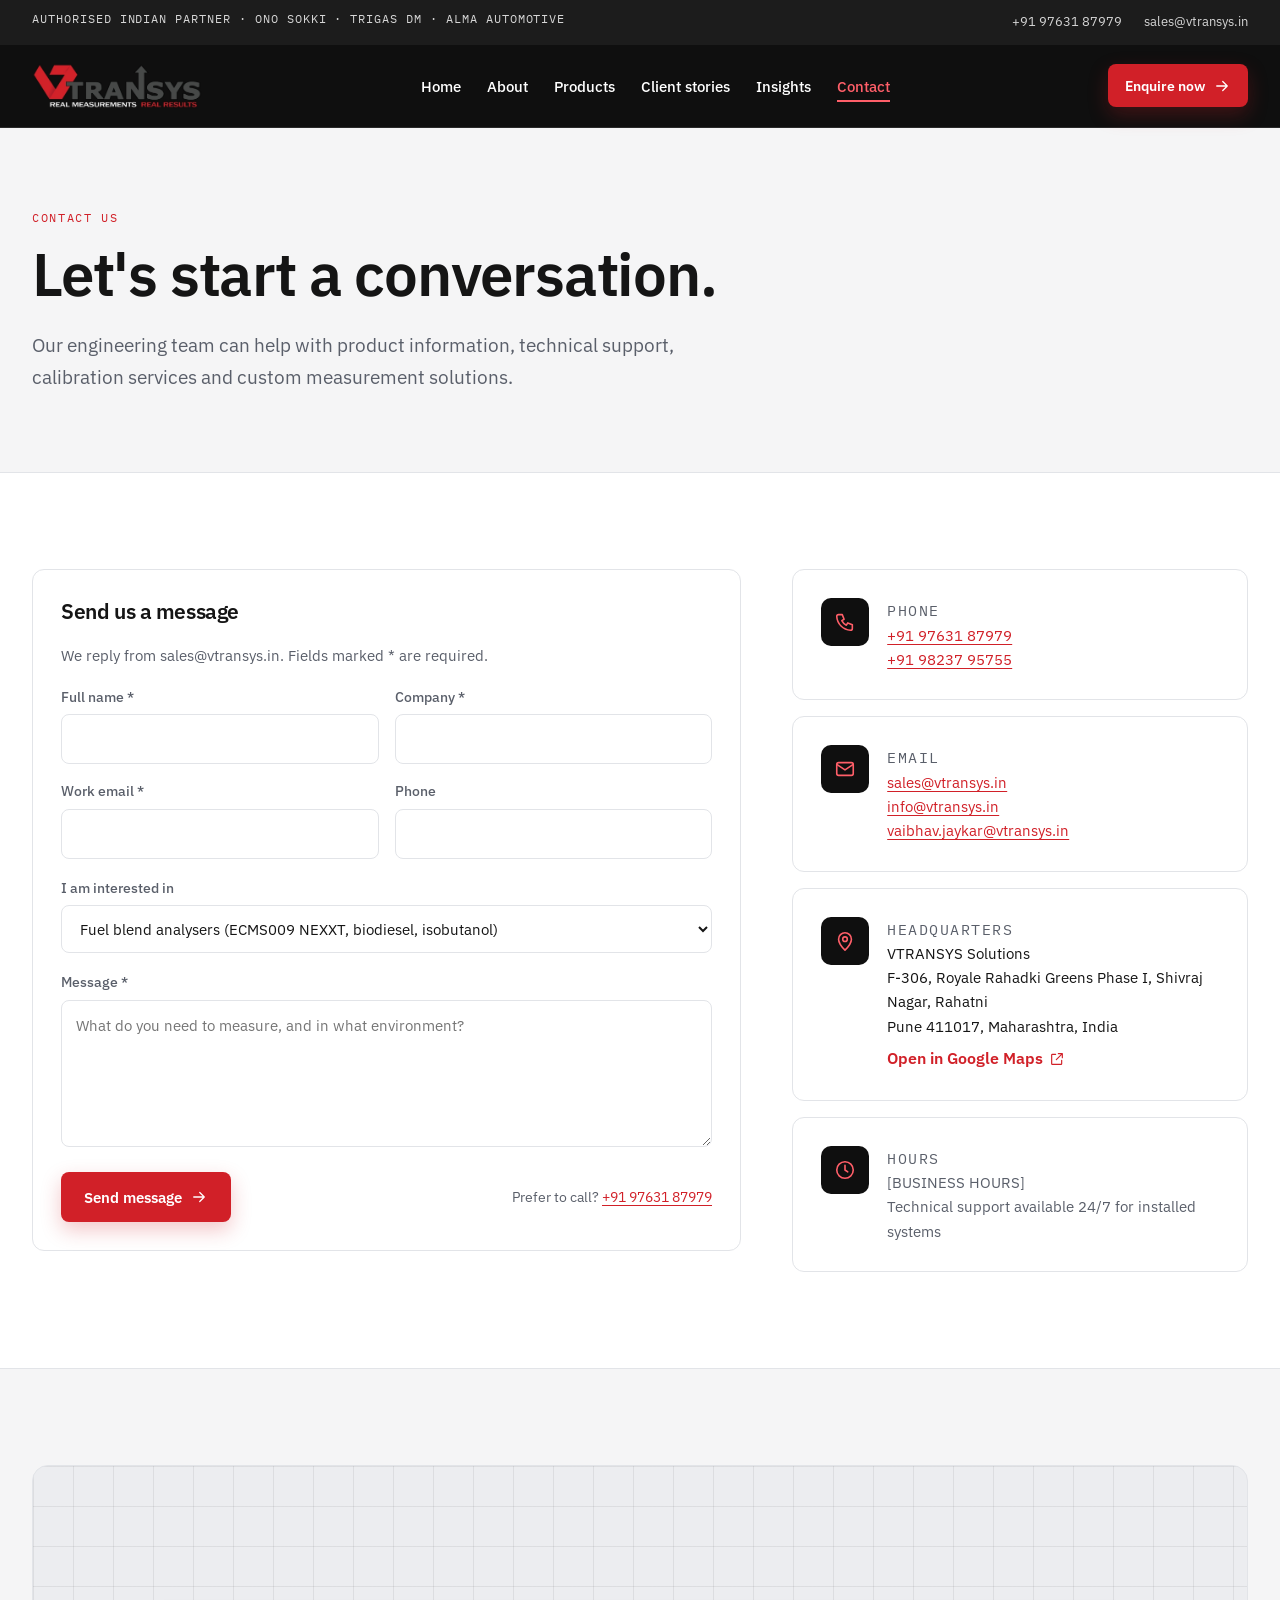
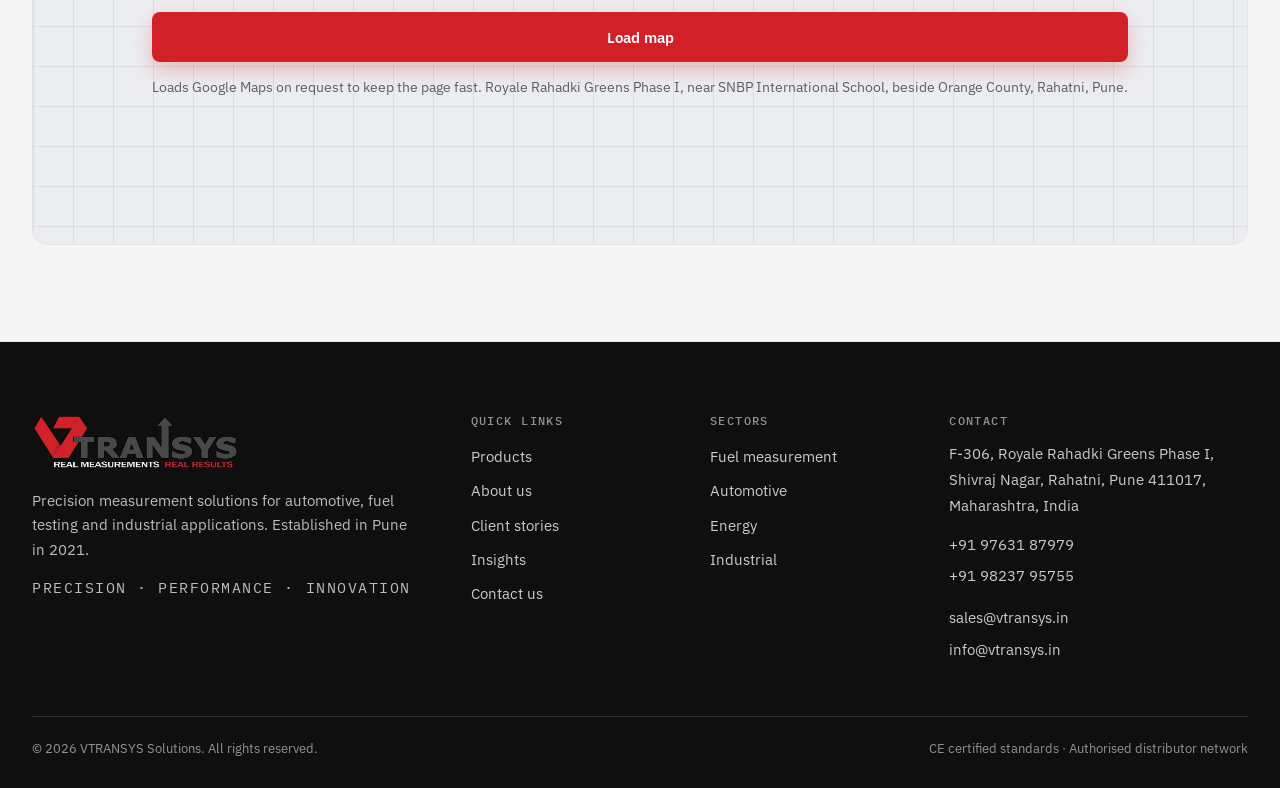
<file: contact.html>
<!DOCTYPE html>
<html lang="en-IN" class="no-js">
<head>
<meta charset="utf-8">
<meta name="viewport" content="width=device-width, initial-scale=1">
<title>Contact VTransys | Demos, Quotes, Support in Pune</title>
<meta name="description" content="Request a demo, quote, datasheet or calibration support. VTransys, Royale Rahadki Greens, Rahatni, Pune 411017. Call +91 97631 87979.">
<link rel="canonical" href="https://vtransys.in/contact.html">
<meta name="robots" content="noindex,nofollow">
<meta name="theme-color" content="#0f0f0f">
<meta name="color-scheme" content="light">
<meta property="og:type" content="website">
<meta property="og:site_name" content="VTRANSYS Solutions">
<meta property="og:locale" content="en_IN">
<meta property="og:title" content="Contact VTransys | Demos, Quotes, Support in Pune">
<meta property="og:description" content="Request a demo, quote, datasheet or calibration support. VTransys, Royale Rahadki Greens, Rahatni, Pune 411017. Call +91 97631 87979.">
<meta property="og:url" content="https://vtransys.in/contact.html">
<meta property="og:image" content="https://vtransys.in/img/og-cover.jpg">
<meta property="og:image:width" content="1200">
<meta property="og:image:height" content="630">
<meta property="og:image:alt" content="VTRANSYS Solutions: precision measurement systems, Pune, India">
<meta name="twitter:card" content="summary_large_image">
<meta name="twitter:title" content="Contact VTransys | Demos, Quotes, Support in Pune">
<meta name="twitter:description" content="Request a demo, quote, datasheet or calibration support. VTransys, Royale Rahadki Greens, Rahatni, Pune 411017. Call +91 97631 87979.">
<meta name="twitter:image" content="https://vtransys.in/img/og-cover.jpg">
<link rel="icon" href="favicon.ico" sizes="48x48">
<link rel="icon" href="img/favicon-32.png" type="image/png" sizes="32x32">
<link rel="apple-touch-icon" href="img/apple-touch-icon.png">
<link rel="manifest" href="site.webmanifest">
<link rel="preconnect" href="https://fonts.googleapis.com">
<link rel="preconnect" href="https://fonts.gstatic.com" crossorigin>
<link rel="stylesheet" href="https://fonts.googleapis.com/css2?family=IBM+Plex+Sans:wght@400;500;600;700&family=IBM+Plex+Mono:wght@400;500&display=swap">
<link rel="stylesheet" href="css/styles.css">
<!-- Google Search Console: <meta name="google-site-verification" content="PASTE_TOKEN"> -->
<script type="application/ld+json">{"@context": "https://schema.org", "@graph": [{"@type": "Organization", "@id": "https://vtransys.in/#organization", "name": "VTRANSYS Solutions", "alternateName": "VTransys", "url": "https://vtransys.in/", "logo": {"@type": "ImageObject", "url": "https://vtransys.in/img/logo.png", "width": 804, "height": 217}, "image": "https://vtransys.in/img/og-cover.jpg", "description": "VTRANSYS Solutions supplies and supports precision test and measurement systems in India: ethanol, biodiesel and isobutanol fuel blend analysers, plus instruments from ONO SOKKI, TRIGAS DM and ALMA Automotive.", "foundingDate": "2021", "slogan": "Real measurements. Real results.", "address": {"@type": "PostalAddress", "streetAddress": "F-306, Royale Rahadki Greens Phase I, Shivraj Nagar, Rahatni", "addressLocality": "Pune", "addressRegion": "Maharashtra", "postalCode": "411017", "addressCountry": "IN"}, "contactPoint": [{"@type": "ContactPoint", "telephone": "+919763187979", "contactType": "sales", "email": "sales@vtransys.in", "areaServed": "IN", "availableLanguage": ["en", "hi", "mr"]}, {"@type": "ContactPoint", "telephone": "+919823795755", "contactType": "technical support", "email": "info@vtransys.in", "areaServed": "IN"}], "areaServed": {"@type": "Country", "name": "India"}, "knowsAbout": ["ethanol content measurement", "fuel blend analysis", "sound and vibration measurement", "flow measurement", "powertrain testing", "hardware-in-the-loop testing"]}, {"@type": "BreadcrumbList", "itemListElement": [{"@type": "ListItem", "position": 1, "name": "Home", "item": "https://vtransys.in/"}, {"@type": "ListItem", "position": 2, "name": "Contact us", "item": "https://vtransys.in/contact.html"}]}, {"@type": "LocalBusiness", "@id": "https://vtransys.in/contact.html#localbusiness", "name": "VTRANSYS Solutions", "url": "https://vtransys.in/", "image": "https://vtransys.in/img/og-cover.jpg", "telephone": "+919763187979", "email": "sales@vtransys.in", "parentOrganization": {"@id": "https://vtransys.in/#organization"}, "address": {"@type": "PostalAddress", "streetAddress": "F-306, Royale Rahadki Greens Phase I, Shivraj Nagar, Rahatni", "addressLocality": "Pune", "addressRegion": "Maharashtra", "postalCode": "411017", "addressCountry": "IN"}, "areaServed": "IN", "priceRange": "$$"}]}</script>
</head>
<body class="page-contact">
<a class="skip" href="#main">Skip to content</a>
<header class="site-header" data-header>
  <div class="topbar">
    <div class="container topbar__in">
      <p class="topbar__note mono">Authorised Indian partner · ONO SOKKI · TRIGAS DM · ALMA Automotive</p>
      <p class="topbar__contact"><a href="tel:+919763187979">+91 97631 87979</a><a href="mailto:sales@vtransys.in">sales@vtransys.in</a></p>
    </div>
  </div>
  <div class="container nav-row">
    <a class="brand" href="index.html" aria-label="VTRANSYS Solutions home">
      <img src="img/logo.webp" width="804" height="217" alt="VTRANSYS: real measurements, real results" fetchpriority="high">
    </a>
    <nav class="nav" id="site-nav" aria-label="Main">
      <ul><li><a href="index.html">Home</a></li><li><a href="about.html">About</a></li><li><a href="products.html">Products</a></li><li><a href="client-stories.html">Client stories</a></li><li><a href="insights.html">Insights</a></li><li><a href="contact.html" aria-current="page">Contact</a></li></ul>
      <a class="btn btn--primary nav__cta" href="contact.html">Enquire now <svg class="ic" width="18" height="18" viewBox="0 0 24 24" fill="none" stroke="currentColor" stroke-width="1.75" stroke-linecap="round" stroke-linejoin="round" aria-hidden="true"><path d="M5 12h14M13 6l6 6-6 6"/></svg></a>
    </nav>
    <a class="btn btn--primary btn--sm nav-row__cta" href="contact.html">Enquire now <svg class="ic" width="18" height="18" viewBox="0 0 24 24" fill="none" stroke="currentColor" stroke-width="1.75" stroke-linecap="round" stroke-linejoin="round" aria-hidden="true"><path d="M5 12h14M13 6l6 6-6 6"/></svg></a>
    <button class="nav-toggle" type="button" aria-expanded="false" aria-controls="site-nav" aria-label="Open menu" data-nav-toggle>
      <span class="nav-toggle__open"><svg class="ic" width="22" height="22" viewBox="0 0 24 24" fill="none" stroke="currentColor" stroke-width="1.75" stroke-linecap="round" stroke-linejoin="round" aria-hidden="true"><path d="M4 7h16M4 12h16M4 17h16"/></svg></span><span class="nav-toggle__close"><svg class="ic" width="22" height="22" viewBox="0 0 24 24" fill="none" stroke="currentColor" stroke-width="1.75" stroke-linecap="round" stroke-linejoin="round" aria-hidden="true"><path d="M6 6l12 12M18 6L6 18"/></svg></span>
    </button>
  </div>
</header>
<main id="main" tabindex="-1">
<section class="page-hero">
  <div class="container"><p class="eyebrow mono">Contact us</p><h1 class="h1">Let's start a conversation.</h1>
  <p class="lead">Our engineering team can help with product information, technical support, calibration services and custom measurement solutions.</p></div>
</section>
<section class="section" aria-labelledby="form-h">
  <div class="container contact">
    <form class="form card" action="https://formspree.io/f/REPLACE_ME" method="POST" data-form novalidate data-reveal>
      <h2 id="form-h" class="h3">Send us a message</h2>
      <p class="small">We reply from sales@vtransys.in. Fields marked * are required.</p>
      <input type="hidden" name="_subject" value="Enquiry from vtransys.in">
      <p class="visually-hidden" aria-hidden="true"><label for="c-hp">Leave this field empty</label><input type="text" id="c-hp" name="_gotcha" tabindex="-1" autocomplete="off"></p>
      <div class="form__grid">
        <p><label for="c-name">Full name *</label><input id="c-name" name="name" type="text" required autocomplete="name"></p>
        <p><label for="c-company">Company *</label><input id="c-company" name="company" type="text" required autocomplete="organization"></p>
        <p><label for="c-email">Work email *</label><input id="c-email" name="email" type="email" required autocomplete="email"></p>
        <p><label for="c-phone">Phone</label><input id="c-phone" name="phone" type="tel" autocomplete="tel"></p>
      </div>
      <p><label for="c-topic">I am interested in</label>
        <select id="c-topic" name="topic" data-product-select>
          <option value="ecms009-nexxt-ethanol-content-measuring-system">Fuel blend analysers (ECMS009 NEXXT, biodiesel, isobutanol)</option>
          <option value="biodiesel-blend-monitoring-system">Biodiesel % monitoring system</option>
          <option value="isobutanol-blend-monitoring-system">Isobutanol % monitoring system</option>
          <option value="ono-sokki">Sound, vibration and RPM measurement (ONO SOKKI)</option>
          <option value="trigas-dm">Flow measurement and calibration (TRIGAS DM)</option>
          <option value="alma">Powertrain, combustion and HIL testing (ALMA Automotive)</option>
          <option value="service">Calibration or service for an existing system</option>
          <option value="other">Something else</option>
        </select></p>
      <p><label for="c-msg">Message *</label><textarea id="c-msg" name="message" rows="5" required placeholder="What do you need to measure, and in what environment?"></textarea></p>
      <div class="form__foot"><button class="btn btn--primary" type="submit">Send message <svg class="ic" width="18" height="18" viewBox="0 0 24 24" fill="none" stroke="currentColor" stroke-width="1.75" stroke-linecap="round" stroke-linejoin="round" aria-hidden="true"><path d="M5 12h14M13 6l6 6-6 6"/></svg></button><span class="small">Prefer to call? <a href="tel:+919763187979">+91 97631 87979</a></span></div>
      <p class="form__msg" role="status" aria-live="polite"></p>
    </form>
    <aside class="contact__aside" data-reveal data-stagger>
      <div class="card card--row"><span class="card__icon"><svg class="ic" width="22" height="22" viewBox="0 0 24 24" fill="none" stroke="currentColor" stroke-width="1.75" stroke-linecap="round" stroke-linejoin="round" aria-hidden="true"><path d="M5 4h4l2 5-2.5 1.5a11 11 0 0 0 5 5L15 13l5 2v4a2 2 0 0 1-2 2A16 16 0 0 1 3 6a2 2 0 0 1 2-2z"/></svg></span><div><p class="mono card__meta">Phone</p><p><a href="tel:+919763187979">+91 97631 87979</a><br><a href="tel:+919823795755">+91 98237 95755</a></p></div></div>
      <div class="card card--row"><span class="card__icon"><svg class="ic" width="22" height="22" viewBox="0 0 24 24" fill="none" stroke="currentColor" stroke-width="1.75" stroke-linecap="round" stroke-linejoin="round" aria-hidden="true"><rect x="3" y="5" width="18" height="14" rx="2"/><path d="M3 7l9 6 9-6"/></svg></span><div><p class="mono card__meta">Email</p><p><a href="mailto:sales@vtransys.in">sales@vtransys.in</a><br><a href="mailto:info@vtransys.in">info@vtransys.in</a><br><a href="mailto:vaibhav.jaykar@vtransys.in">vaibhav.jaykar@vtransys.in</a></p></div></div>
      <div class="card card--row"><span class="card__icon"><svg class="ic" width="22" height="22" viewBox="0 0 24 24" fill="none" stroke="currentColor" stroke-width="1.75" stroke-linecap="round" stroke-linejoin="round" aria-hidden="true"><path d="M12 22s7-7 7-12a7 7 0 0 0-14 0c0 5 7 12 7 12z"/><circle cx="12" cy="10" r="2.5"/></svg></span><div><p class="mono card__meta">Headquarters</p><address>VTRANSYS Solutions<br>F-306, Royale Rahadki Greens Phase I, Shivraj Nagar, Rahatni<br>Pune 411017, Maharashtra, India</address><a class="link" href="https://www.google.com/maps/search/?api=1&amp;query=Royale+Rahadki+Greens+Phase+1+Rahatni+Pune+411017" rel="noopener">Open in Google Maps <svg class="ic" width="16" height="16" viewBox="0 0 24 24" fill="none" stroke="currentColor" stroke-width="1.75" stroke-linecap="round" stroke-linejoin="round" aria-hidden="true"><path d="M14 4h6v6M20 4l-9 9M19 14v5a1 1 0 0 1-1 1H5a1 1 0 0 1-1-1V6a1 1 0 0 1 1-1h5"/></svg></a></div></div>
      <div class="card card--row"><span class="card__icon"><svg class="ic" width="22" height="22" viewBox="0 0 24 24" fill="none" stroke="currentColor" stroke-width="1.75" stroke-linecap="round" stroke-linejoin="round" aria-hidden="true"><circle cx="12" cy="12" r="9"/><path d="M12 7v5l3 2"/></svg></span><div><p class="mono card__meta">Hours</p><p>[BUSINESS HOURS]</p><p class="small">Technical support available 24/7 for installed systems</p></div></div>
    </aside>
  </div>
</section>
<section class="section section--alt" aria-labelledby="map-h">
  <div class="container">
    <h2 id="map-h" class="visually-hidden">Map</h2>
    <div class="map" data-map data-src="https://www.google.com/maps?q=Royale+Rahadki+Greens+Phase+1+Rahatni+Pune+411017&amp;output=embed">
      <button class="btn btn--primary" type="button" data-map-load>Load map</button>
      <p class="small">Loads Google Maps on request to keep the page fast. Royale Rahadki Greens Phase I, near SNBP International School, beside Orange County, Rahatni, Pune.</p>
    </div>
  </div>
</section>
</main>
<footer class="site-footer">
  <div class="container footer__grid">
    <div class="footer__brand">
      <img src="img/logo.webp" width="804" height="217" alt="VTRANSYS Solutions" loading="lazy" decoding="async">
      <p>Precision measurement solutions for automotive, fuel testing and industrial applications. Established in Pune in 2021.</p>
      <p class="mono footer__tag">Precision · Performance · Innovation</p>
    </div>
    <nav class="footer__col" aria-label="Footer">
      <h2 class="footer__h mono">Quick links</h2>
      <ul><li><a href="products.html">Products</a></li><li><a href="about.html">About us</a></li><li><a href="client-stories.html">Client stories</a></li><li><a href="insights.html">Insights</a></li><li><a href="contact.html">Contact us</a></li></ul>
    </nav>
    <nav class="footer__col" aria-label="Sectors">
      <h2 class="footer__h mono">Sectors</h2>
      <ul><li><a href="products.html#fuel-testing">Fuel measurement</a></li><li><a href="products.html#ono-sokki">Automotive</a></li><li><a href="products.html#trigas-dm">Energy</a></li><li><a href="products.html#alma-automotive">Industrial</a></li></ul>
    </nav>
    <div class="footer__col footer__contact">
      <h2 class="footer__h mono">Contact</h2>
      <address><p>F-306, Royale Rahadki Greens Phase I, Shivraj Nagar, Rahatni, Pune 411017, Maharashtra, India</p>
      <p><a href="tel:+919763187979">+91 97631 87979</a><br><a href="tel:+919823795755">+91 98237 95755</a></p>
      <p><a href="mailto:sales@vtransys.in">sales@vtransys.in</a><br><a href="mailto:info@vtransys.in">info@vtransys.in</a></p></address>
    </div>
  </div>
  <div class="container footer__bottom">
    <p>© <span data-year>2026</span> VTRANSYS Solutions. All rights reserved.</p>
    <p>CE certified standards · Authorised distributor network</p>
  </div>
  <a class="to-top" href="#main" aria-label="Back to top" data-to-top><svg class="ic" width="20" height="20" viewBox="0 0 24 24" fill="none" stroke="currentColor" stroke-width="1.75" stroke-linecap="round" stroke-linejoin="round" aria-hidden="true"><path d="M12 19V5M5 12l7-7 7 7"/></svg></a>
</footer>
<script src="js/main.js" defer></script>
</body>
</html>
</file>
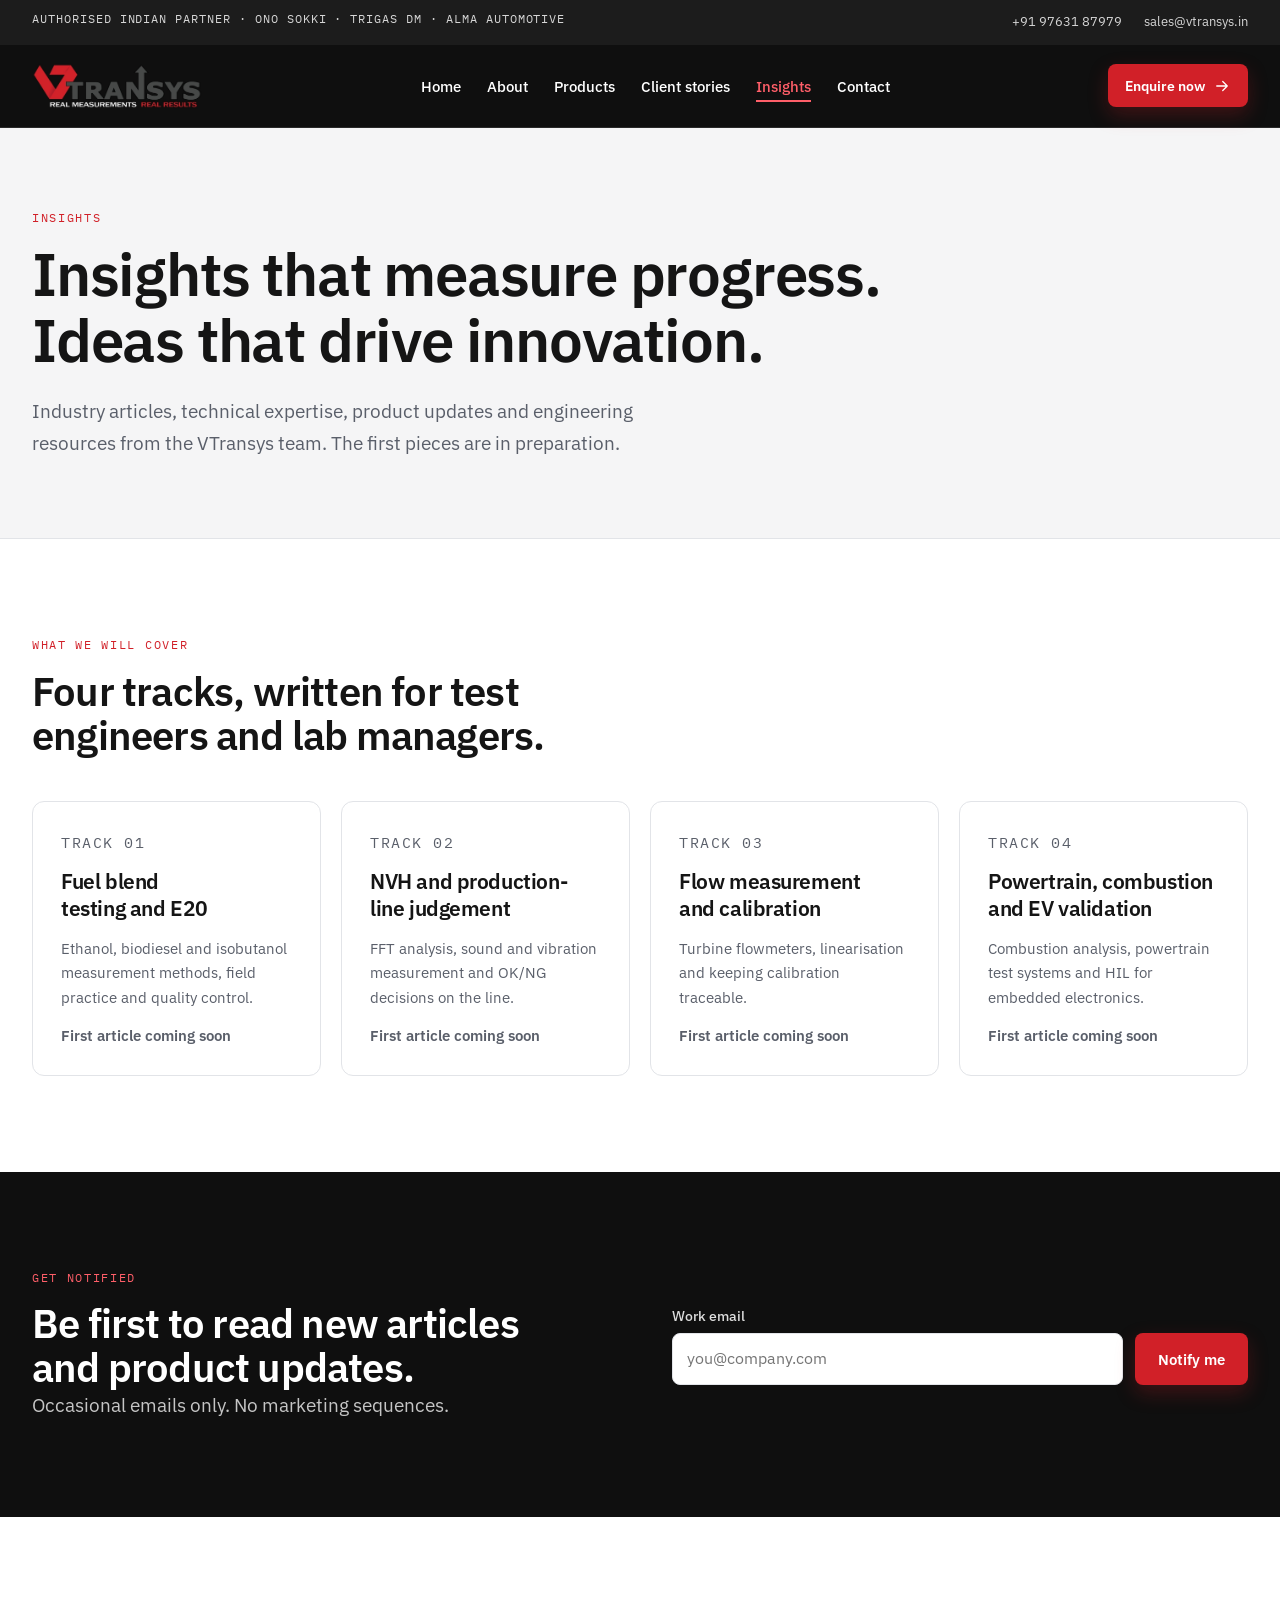
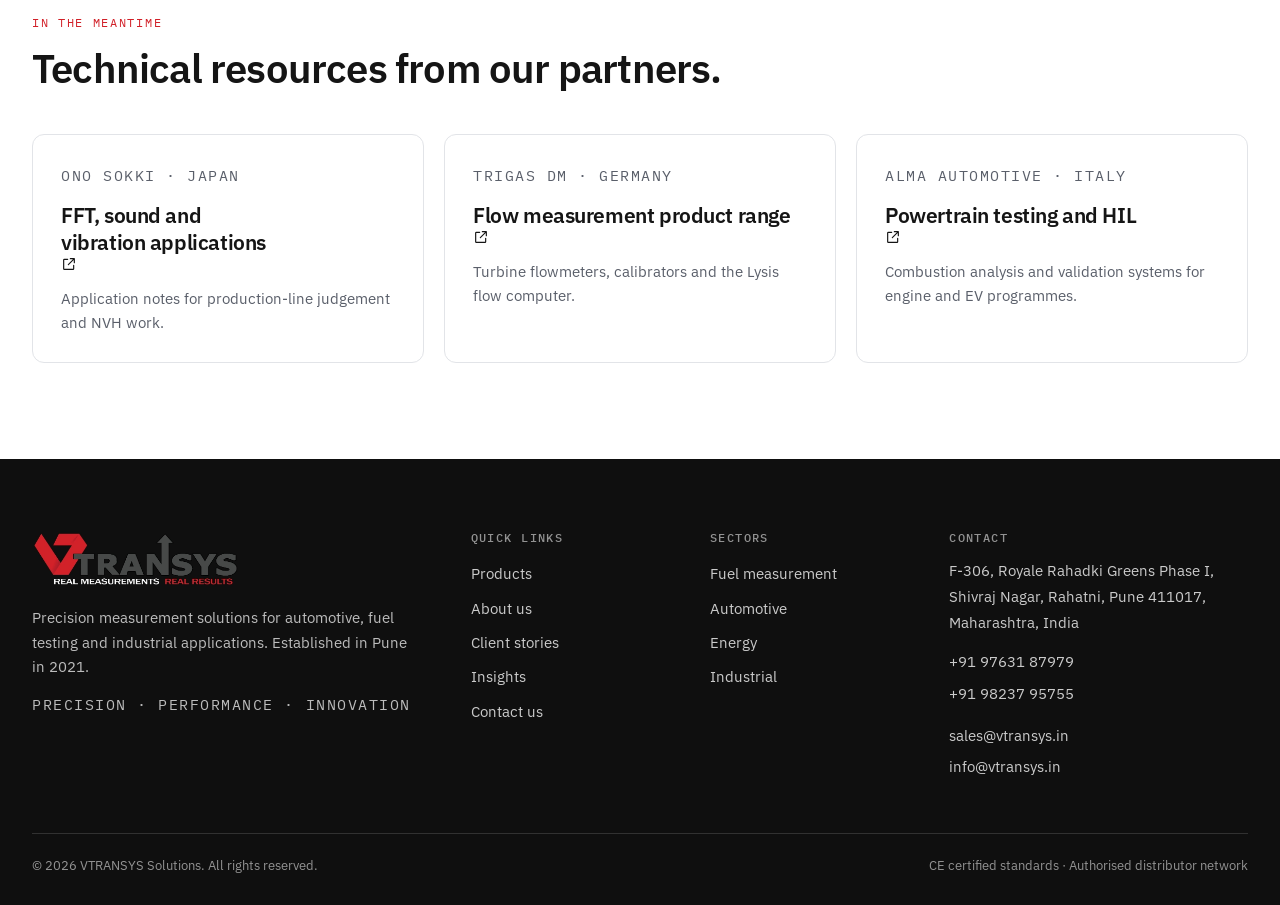
<file: insights.html>
<!DOCTYPE html>
<html lang="en-IN" class="no-js">
<head>
<meta charset="utf-8">
<meta name="viewport" content="width=device-width, initial-scale=1">
<title>Insights | Fuel, NVH, Flow and Powertrain Testing | VTransys</title>
<meta name="description" content="Articles and product updates on ethanol and biodiesel blend testing, NVH analysis, flow calibration and powertrain validation. Subscribe to be notified.">
<link rel="canonical" href="https://vtransys.in/insights.html">
<meta name="robots" content="noindex,nofollow">
<meta name="theme-color" content="#0f0f0f">
<meta name="color-scheme" content="light">
<meta property="og:type" content="website">
<meta property="og:site_name" content="VTRANSYS Solutions">
<meta property="og:locale" content="en_IN">
<meta property="og:title" content="Insights | Fuel, NVH, Flow and Powertrain Testing | VTransys">
<meta property="og:description" content="Articles and product updates on ethanol and biodiesel blend testing, NVH analysis, flow calibration and powertrain validation. Subscribe to be notified.">
<meta property="og:url" content="https://vtransys.in/insights.html">
<meta property="og:image" content="https://vtransys.in/img/og-cover.jpg">
<meta property="og:image:width" content="1200">
<meta property="og:image:height" content="630">
<meta property="og:image:alt" content="VTRANSYS Solutions: precision measurement systems, Pune, India">
<meta name="twitter:card" content="summary_large_image">
<meta name="twitter:title" content="Insights | Fuel, NVH, Flow and Powertrain Testing | VTransys">
<meta name="twitter:description" content="Articles and product updates on ethanol and biodiesel blend testing, NVH analysis, flow calibration and powertrain validation. Subscribe to be notified.">
<meta name="twitter:image" content="https://vtransys.in/img/og-cover.jpg">
<link rel="icon" href="favicon.ico" sizes="48x48">
<link rel="icon" href="img/favicon-32.png" type="image/png" sizes="32x32">
<link rel="apple-touch-icon" href="img/apple-touch-icon.png">
<link rel="manifest" href="site.webmanifest">
<link rel="preconnect" href="https://fonts.googleapis.com">
<link rel="preconnect" href="https://fonts.gstatic.com" crossorigin>
<link rel="stylesheet" href="https://fonts.googleapis.com/css2?family=IBM+Plex+Sans:wght@400;500;600;700&family=IBM+Plex+Mono:wght@400;500&display=swap">
<link rel="stylesheet" href="css/styles.css">
<!-- Google Search Console: <meta name="google-site-verification" content="PASTE_TOKEN"> -->
<script type="application/ld+json">{"@context": "https://schema.org", "@graph": [{"@type": "Organization", "@id": "https://vtransys.in/#organization", "name": "VTRANSYS Solutions", "alternateName": "VTransys", "url": "https://vtransys.in/", "logo": {"@type": "ImageObject", "url": "https://vtransys.in/img/logo.png", "width": 804, "height": 217}, "image": "https://vtransys.in/img/og-cover.jpg", "description": "VTRANSYS Solutions supplies and supports precision test and measurement systems in India: ethanol, biodiesel and isobutanol fuel blend analysers, plus instruments from ONO SOKKI, TRIGAS DM and ALMA Automotive.", "foundingDate": "2021", "slogan": "Real measurements. Real results.", "address": {"@type": "PostalAddress", "streetAddress": "F-306, Royale Rahadki Greens Phase I, Shivraj Nagar, Rahatni", "addressLocality": "Pune", "addressRegion": "Maharashtra", "postalCode": "411017", "addressCountry": "IN"}, "contactPoint": [{"@type": "ContactPoint", "telephone": "+919763187979", "contactType": "sales", "email": "sales@vtransys.in", "areaServed": "IN", "availableLanguage": ["en", "hi", "mr"]}, {"@type": "ContactPoint", "telephone": "+919823795755", "contactType": "technical support", "email": "info@vtransys.in", "areaServed": "IN"}], "areaServed": {"@type": "Country", "name": "India"}, "knowsAbout": ["ethanol content measurement", "fuel blend analysis", "sound and vibration measurement", "flow measurement", "powertrain testing", "hardware-in-the-loop testing"]}, {"@type": "BreadcrumbList", "itemListElement": [{"@type": "ListItem", "position": 1, "name": "Home", "item": "https://vtransys.in/"}, {"@type": "ListItem", "position": 2, "name": "Insights", "item": "https://vtransys.in/insights.html"}]}]}</script>
</head>
<body class="page-insights">
<a class="skip" href="#main">Skip to content</a>
<header class="site-header" data-header>
  <div class="topbar">
    <div class="container topbar__in">
      <p class="topbar__note mono">Authorised Indian partner · ONO SOKKI · TRIGAS DM · ALMA Automotive</p>
      <p class="topbar__contact"><a href="tel:+919763187979">+91 97631 87979</a><a href="mailto:sales@vtransys.in">sales@vtransys.in</a></p>
    </div>
  </div>
  <div class="container nav-row">
    <a class="brand" href="index.html" aria-label="VTRANSYS Solutions home">
      <img src="img/logo.webp" width="804" height="217" alt="VTRANSYS: real measurements, real results" fetchpriority="high">
    </a>
    <nav class="nav" id="site-nav" aria-label="Main">
      <ul><li><a href="index.html">Home</a></li><li><a href="about.html">About</a></li><li><a href="products.html">Products</a></li><li><a href="client-stories.html">Client stories</a></li><li><a href="insights.html" aria-current="page">Insights</a></li><li><a href="contact.html">Contact</a></li></ul>
      <a class="btn btn--primary nav__cta" href="contact.html">Enquire now <svg class="ic" width="18" height="18" viewBox="0 0 24 24" fill="none" stroke="currentColor" stroke-width="1.75" stroke-linecap="round" stroke-linejoin="round" aria-hidden="true"><path d="M5 12h14M13 6l6 6-6 6"/></svg></a>
    </nav>
    <a class="btn btn--primary btn--sm nav-row__cta" href="contact.html">Enquire now <svg class="ic" width="18" height="18" viewBox="0 0 24 24" fill="none" stroke="currentColor" stroke-width="1.75" stroke-linecap="round" stroke-linejoin="round" aria-hidden="true"><path d="M5 12h14M13 6l6 6-6 6"/></svg></a>
    <button class="nav-toggle" type="button" aria-expanded="false" aria-controls="site-nav" aria-label="Open menu" data-nav-toggle>
      <span class="nav-toggle__open"><svg class="ic" width="22" height="22" viewBox="0 0 24 24" fill="none" stroke="currentColor" stroke-width="1.75" stroke-linecap="round" stroke-linejoin="round" aria-hidden="true"><path d="M4 7h16M4 12h16M4 17h16"/></svg></span><span class="nav-toggle__close"><svg class="ic" width="22" height="22" viewBox="0 0 24 24" fill="none" stroke="currentColor" stroke-width="1.75" stroke-linecap="round" stroke-linejoin="round" aria-hidden="true"><path d="M6 6l12 12M18 6L6 18"/></svg></span>
    </button>
  </div>
</header>
<main id="main" tabindex="-1">
<section class="page-hero">
  <div class="container"><p class="eyebrow mono">Insights</p><h1 class="h1">Insights that measure progress. Ideas that drive innovation.</h1>
  <p class="lead">Industry articles, technical expertise, product updates and engineering resources from the VTransys team. The first pieces are in preparation.</p></div>
</section>
<section class="section" aria-labelledby="tracks-h">
  <div class="container">
    <div class="section__head" data-reveal><div><p class="eyebrow mono">What we will cover</p><h2 id="tracks-h" class="h2">Four tracks, written for test engineers and lab managers.</h2></div></div>
    <ul class="grid grid--4 plain" data-reveal data-stagger>
      <li class="card"><p class="mono card__meta">Track 01</p><h3 class="h3">Fuel blend testing and E20</h3><p>Ethanol, biodiesel and isobutanol measurement methods, field practice and quality control.</p><p class="small accent">First article coming soon</p></li>
      <li class="card"><p class="mono card__meta">Track 02</p><h3 class="h3">NVH and production-line judgement</h3><p>FFT analysis, sound and vibration measurement and OK/NG decisions on the line.</p><p class="small accent">First article coming soon</p></li>
      <li class="card"><p class="mono card__meta">Track 03</p><h3 class="h3">Flow measurement and calibration</h3><p>Turbine flowmeters, linearisation and keeping calibration traceable.</p><p class="small accent">First article coming soon</p></li>
      <li class="card"><p class="mono card__meta">Track 04</p><h3 class="h3">Powertrain, combustion and EV validation</h3><p>Combustion analysis, powertrain test systems and HIL for embedded electronics.</p><p class="small accent">First article coming soon</p></li>
    </ul>
  </div>
</section>
<section class="section section--dark" aria-labelledby="notify-h">
  <div class="container split">
    <div data-reveal><p class="eyebrow mono eyebrow--light">Get notified</p><h2 id="notify-h" class="h2">Be first to read new articles and product updates.</h2><p class="lead">Occasional emails only. No marketing sequences.</p></div>
    <form class="form form--inline" action="https://formspree.io/f/REPLACE_ME" method="POST" data-form novalidate data-reveal>
      <input type="hidden" name="_subject" value="Insights subscription from vtransys.in">
      <p class="visually-hidden" aria-hidden="true"><label for="n-hp">Leave this field empty</label><input type="text" id="n-hp" name="_gotcha" tabindex="-1" autocomplete="off"></p>
      <label for="n-email">Work email</label>
      <div class="form__row"><input id="n-email" name="email" type="email" required autocomplete="email" placeholder="you@company.com"><button class="btn btn--primary" type="submit">Notify me</button></div>
      <p class="form__msg" role="status" aria-live="polite"></p>
    </form>
  </div>
</section>
<section class="section" aria-labelledby="res-h">
  <div class="container">
    <div class="section__head" data-reveal><div><p class="eyebrow mono">In the meantime</p><h2 id="res-h" class="h2">Technical resources from our partners.</h2></div></div>
    <div class="grid grid--3" data-reveal data-stagger>
      <a class="card card--link" href="https://www.onosokki.co.jp/English/english.htm" rel="noopener"><p class="mono card__meta">ONO SOKKI · Japan</p><h3 class="h3">FFT, sound and vibration applications <svg class="ic" width="16" height="16" viewBox="0 0 24 24" fill="none" stroke="currentColor" stroke-width="1.75" stroke-linecap="round" stroke-linejoin="round" aria-hidden="true"><path d="M14 4h6v6M20 4l-9 9M19 14v5a1 1 0 0 1-1 1H5a1 1 0 0 1-1-1V6a1 1 0 0 1 1-1h5"/></svg></h3><p>Application notes for production-line judgement and NVH work.</p></a>
      <a class="card card--link" href="https://trigasdm.com/en/products/" rel="noopener"><p class="mono card__meta">TRIGAS DM · Germany</p><h3 class="h3">Flow measurement product range <svg class="ic" width="16" height="16" viewBox="0 0 24 24" fill="none" stroke="currentColor" stroke-width="1.75" stroke-linecap="round" stroke-linejoin="round" aria-hidden="true"><path d="M14 4h6v6M20 4l-9 9M19 14v5a1 1 0 0 1-1 1H5a1 1 0 0 1-1-1V6a1 1 0 0 1 1-1h5"/></svg></h3><p>Turbine flowmeters, calibrators and the Lysis flow computer.</p></a>
      <a class="card card--link" href="https://alma-automotive.it/" rel="noopener"><p class="mono card__meta">ALMA Automotive · Italy</p><h3 class="h3">Powertrain testing and HIL <svg class="ic" width="16" height="16" viewBox="0 0 24 24" fill="none" stroke="currentColor" stroke-width="1.75" stroke-linecap="round" stroke-linejoin="round" aria-hidden="true"><path d="M14 4h6v6M20 4l-9 9M19 14v5a1 1 0 0 1-1 1H5a1 1 0 0 1-1-1V6a1 1 0 0 1 1-1h5"/></svg></h3><p>Combustion analysis and validation systems for engine and EV programmes.</p></a>
    </div>
  </div>
</section>
</main>
<footer class="site-footer">
  <div class="container footer__grid">
    <div class="footer__brand">
      <img src="img/logo.webp" width="804" height="217" alt="VTRANSYS Solutions" loading="lazy" decoding="async">
      <p>Precision measurement solutions for automotive, fuel testing and industrial applications. Established in Pune in 2021.</p>
      <p class="mono footer__tag">Precision · Performance · Innovation</p>
    </div>
    <nav class="footer__col" aria-label="Footer">
      <h2 class="footer__h mono">Quick links</h2>
      <ul><li><a href="products.html">Products</a></li><li><a href="about.html">About us</a></li><li><a href="client-stories.html">Client stories</a></li><li><a href="insights.html">Insights</a></li><li><a href="contact.html">Contact us</a></li></ul>
    </nav>
    <nav class="footer__col" aria-label="Sectors">
      <h2 class="footer__h mono">Sectors</h2>
      <ul><li><a href="products.html#fuel-testing">Fuel measurement</a></li><li><a href="products.html#ono-sokki">Automotive</a></li><li><a href="products.html#trigas-dm">Energy</a></li><li><a href="products.html#alma-automotive">Industrial</a></li></ul>
    </nav>
    <div class="footer__col footer__contact">
      <h2 class="footer__h mono">Contact</h2>
      <address><p>F-306, Royale Rahadki Greens Phase I, Shivraj Nagar, Rahatni, Pune 411017, Maharashtra, India</p>
      <p><a href="tel:+919763187979">+91 97631 87979</a><br><a href="tel:+919823795755">+91 98237 95755</a></p>
      <p><a href="mailto:sales@vtransys.in">sales@vtransys.in</a><br><a href="mailto:info@vtransys.in">info@vtransys.in</a></p></address>
    </div>
  </div>
  <div class="container footer__bottom">
    <p>© <span data-year>2026</span> VTRANSYS Solutions. All rights reserved.</p>
    <p>CE certified standards · Authorised distributor network</p>
  </div>
  <a class="to-top" href="#main" aria-label="Back to top" data-to-top><svg class="ic" width="20" height="20" viewBox="0 0 24 24" fill="none" stroke="currentColor" stroke-width="1.75" stroke-linecap="round" stroke-linejoin="round" aria-hidden="true"><path d="M12 19V5M5 12l7-7 7 7"/></svg></a>
</footer>
<script src="js/main.js" defer></script>
</body>
</html>
</file>
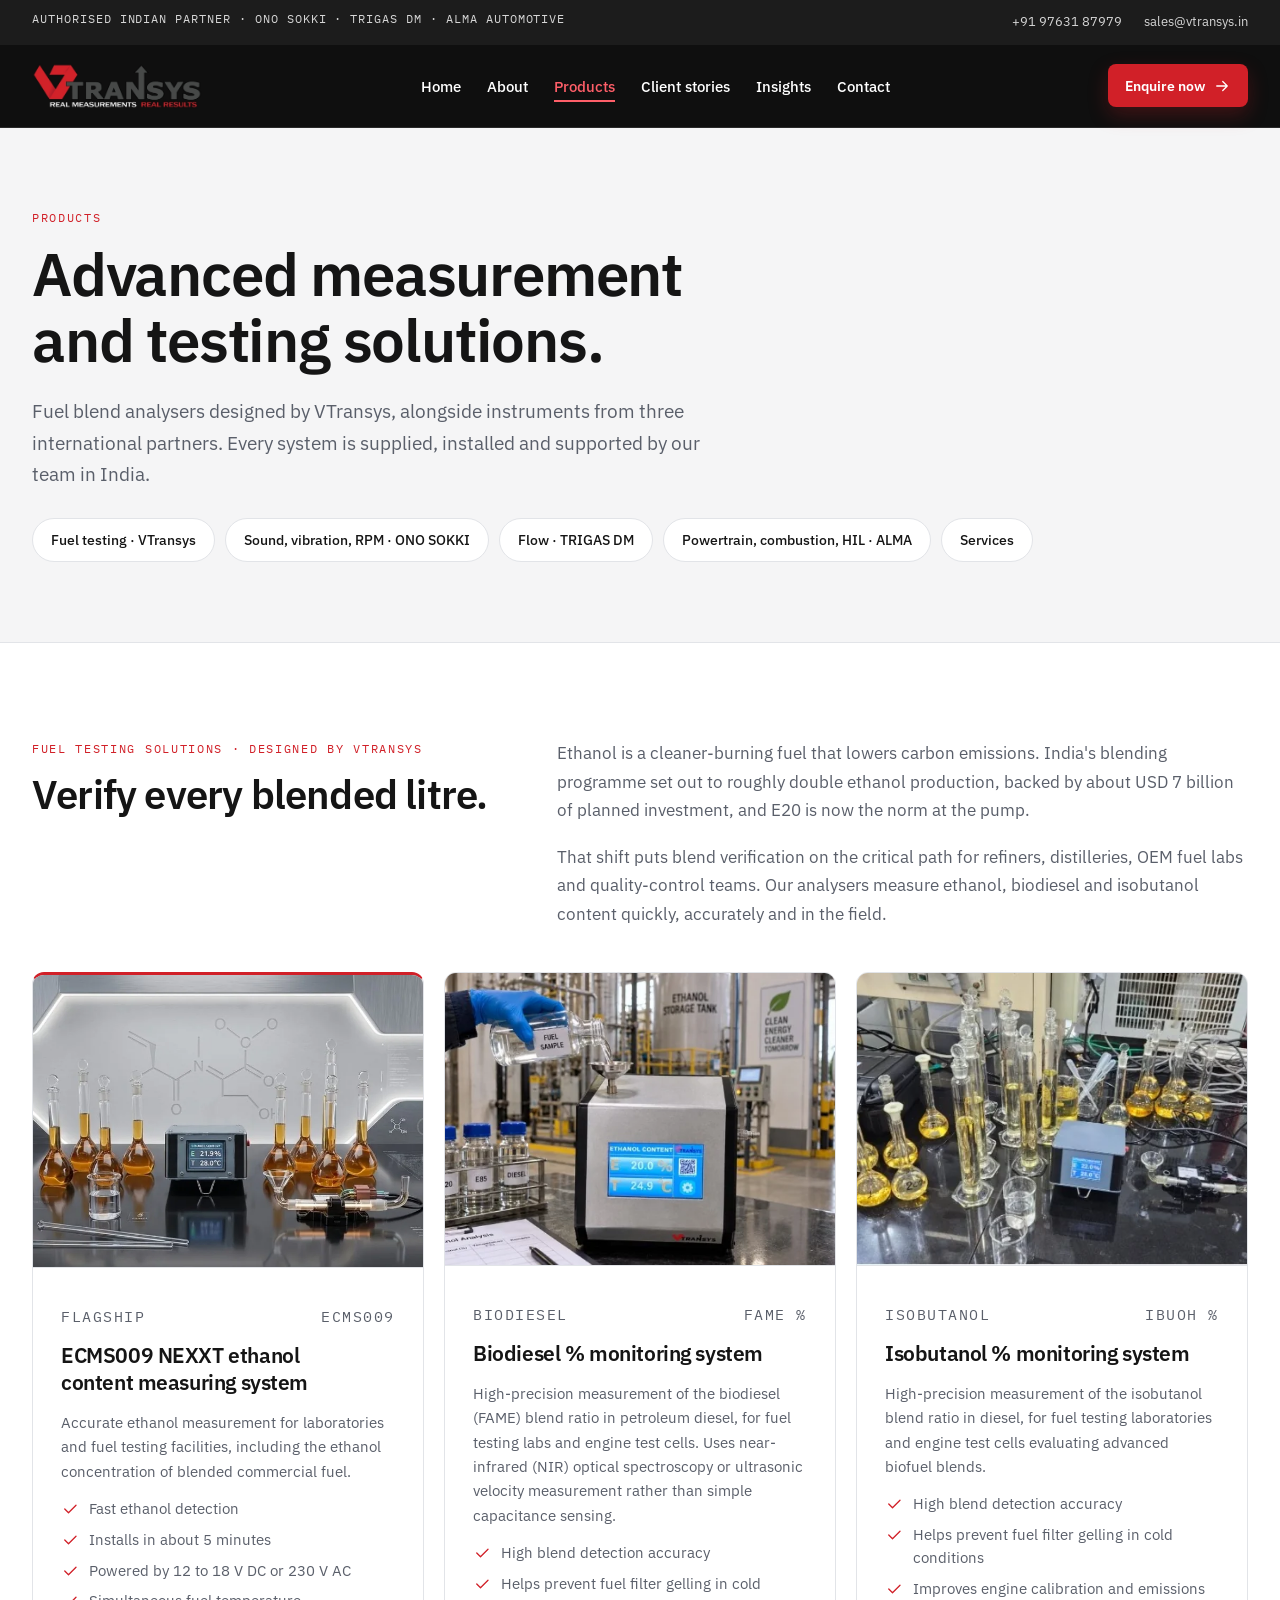
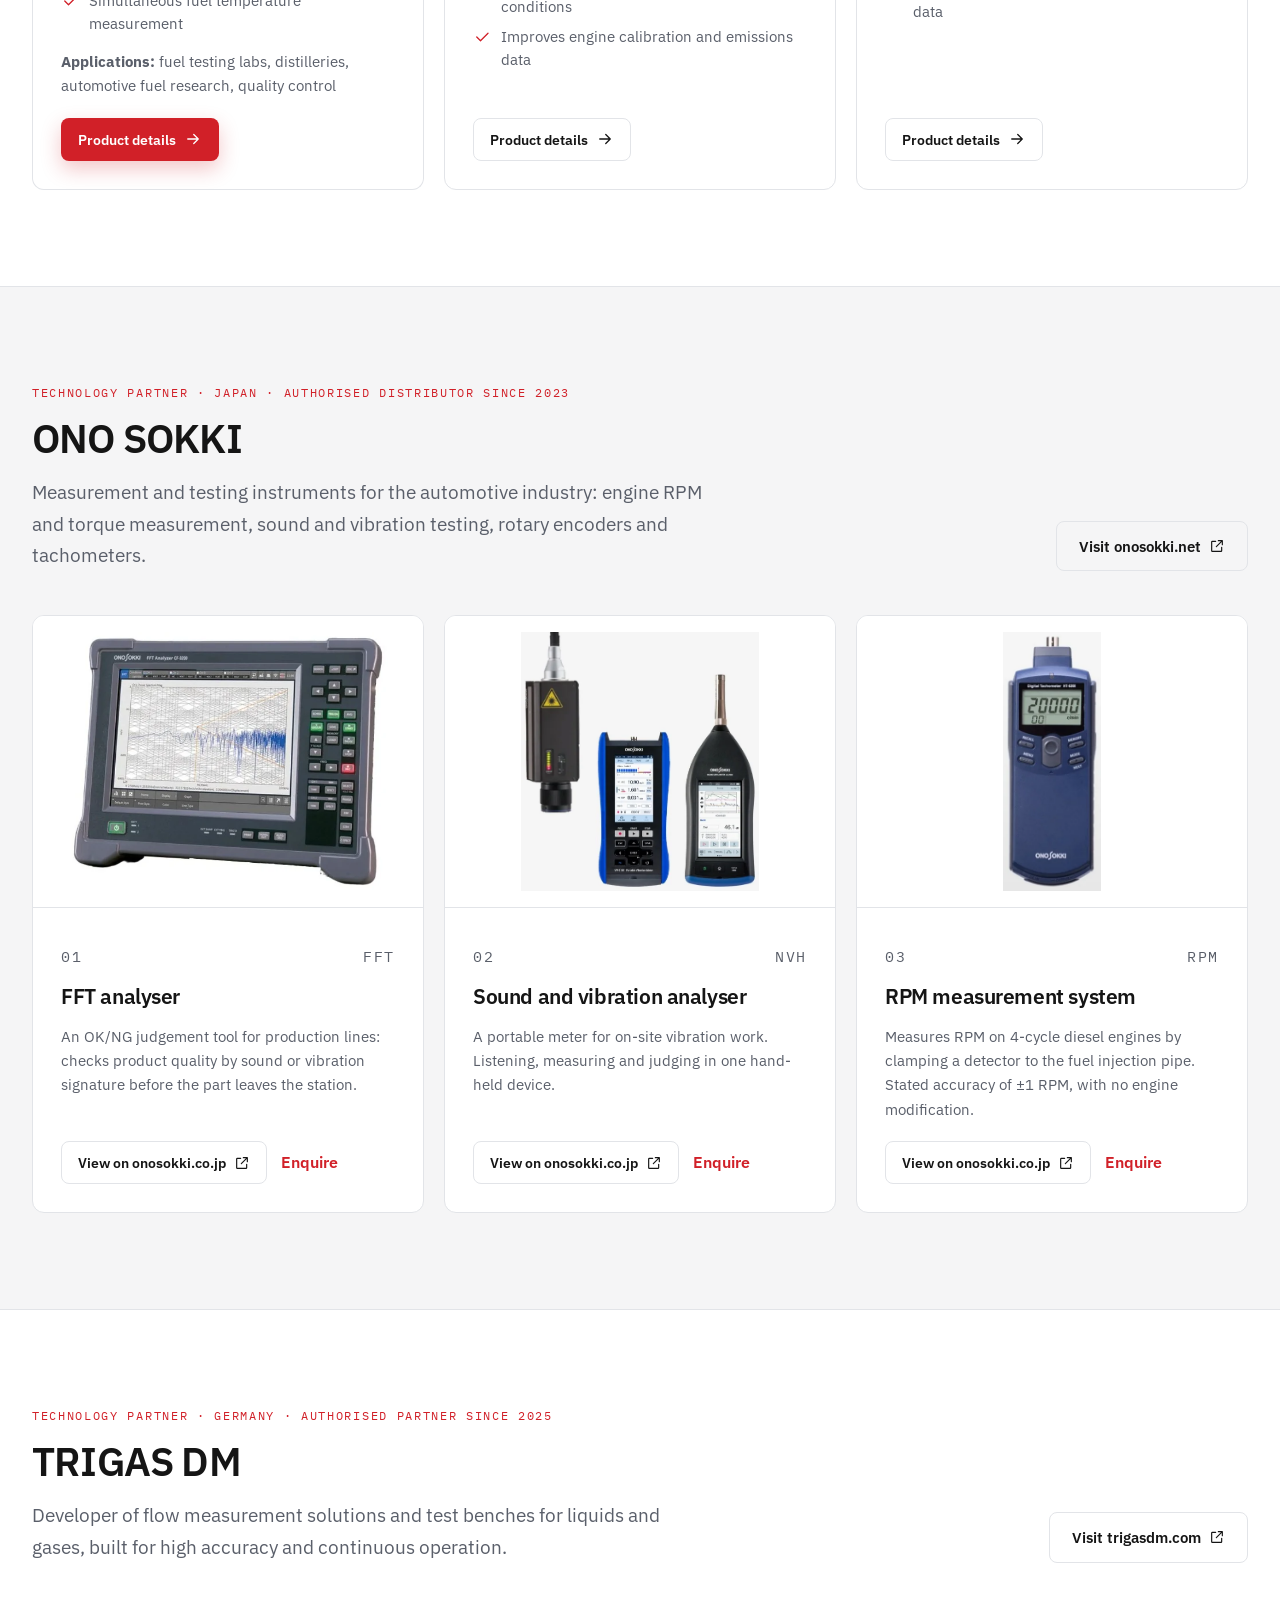
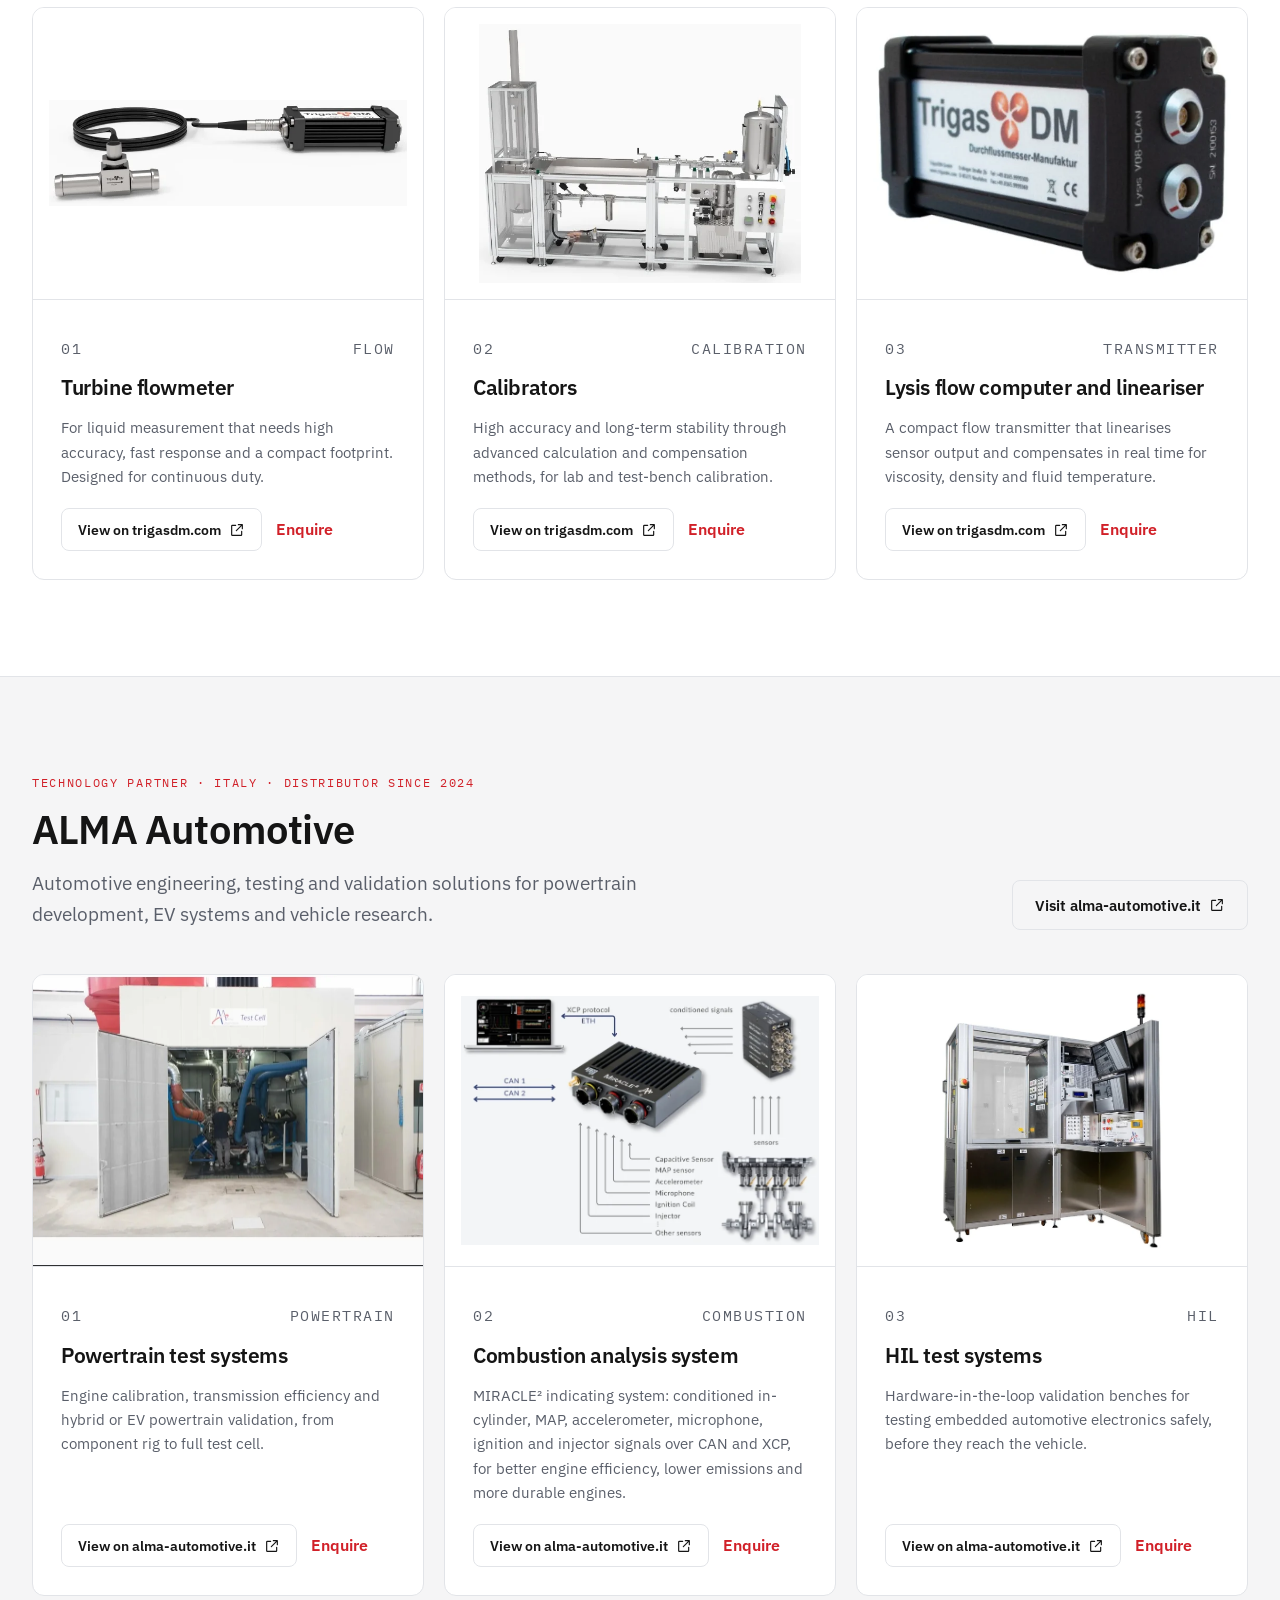
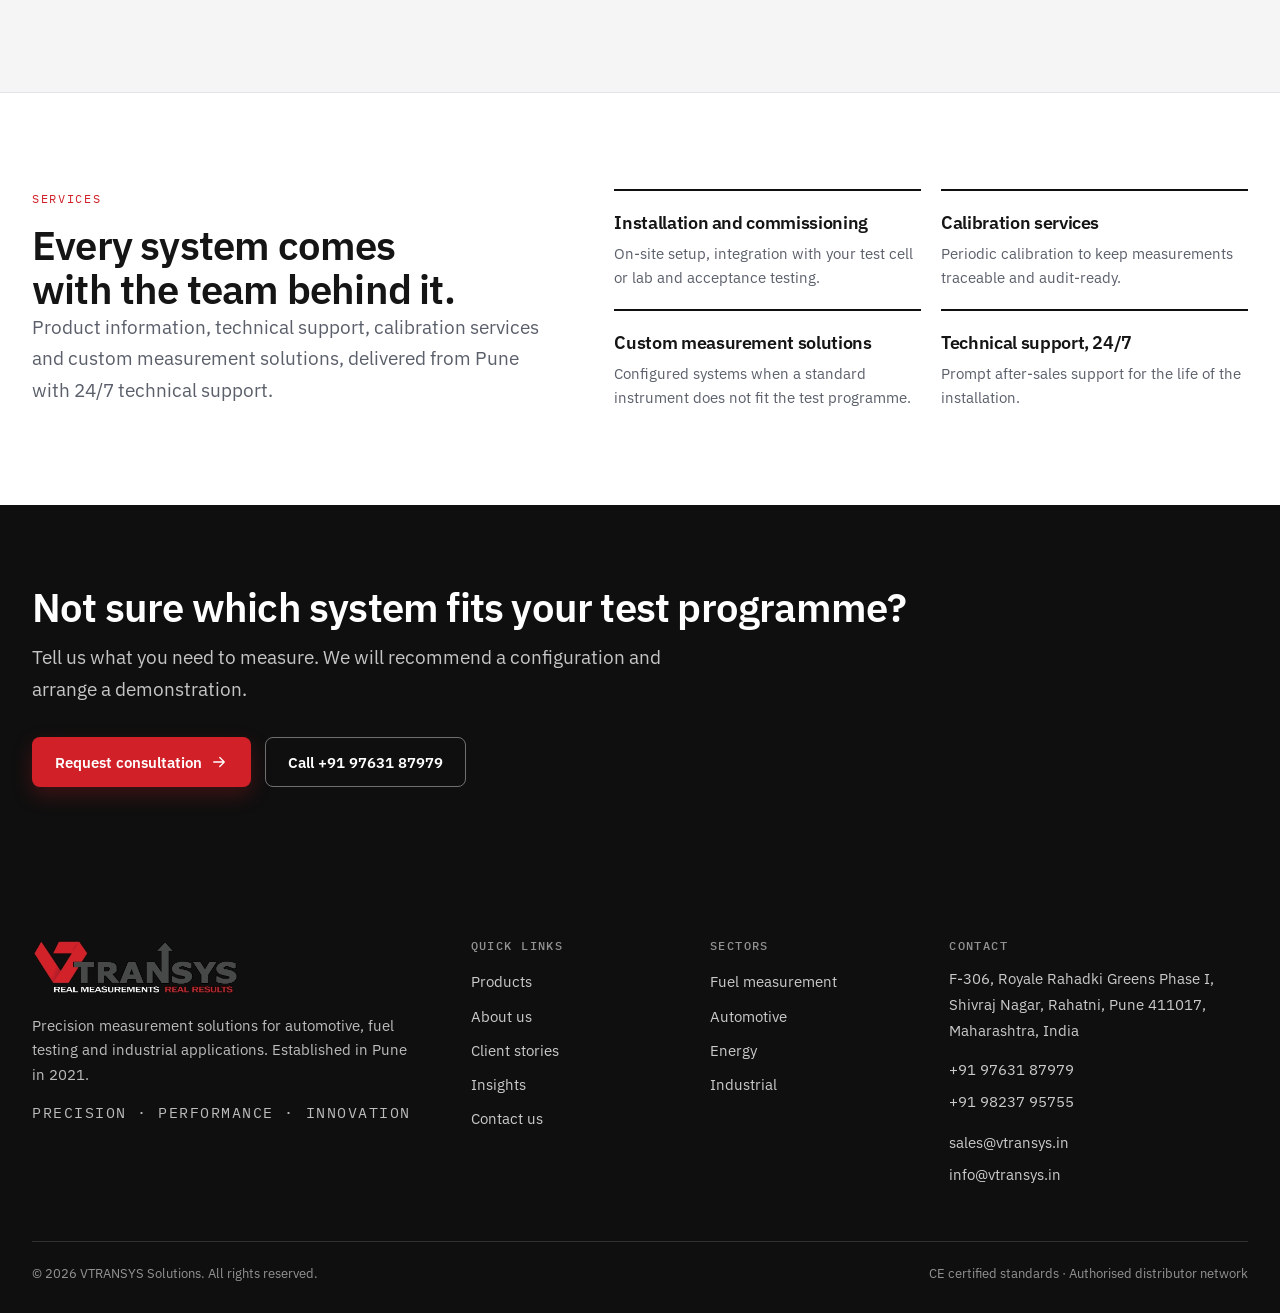
<file: products.html>
<!DOCTYPE html>
<html lang="en-IN" class="no-js">
<head>
<meta charset="utf-8">
<meta name="viewport" content="width=device-width, initial-scale=1">
<title>Products | Fuel Analysers, NVH, Flow, Powertrain | VTransys</title>
<meta name="description" content="ECMS009 NEXXT ethanol analyser, biodiesel and isobutanol monitors, ONO SOKKI NVH instruments, TRIGAS DM flowmeters and ALMA powertrain and HIL systems in India.">
<link rel="canonical" href="https://vtransys.in/products.html">
<meta name="robots" content="noindex,nofollow">
<meta name="theme-color" content="#0f0f0f">
<meta name="color-scheme" content="light">
<meta property="og:type" content="website">
<meta property="og:site_name" content="VTRANSYS Solutions">
<meta property="og:locale" content="en_IN">
<meta property="og:title" content="Products | Fuel Analysers, NVH, Flow, Powertrain | VTransys">
<meta property="og:description" content="ECMS009 NEXXT ethanol analyser, biodiesel and isobutanol monitors, ONO SOKKI NVH instruments, TRIGAS DM flowmeters and ALMA powertrain and HIL systems in India.">
<meta property="og:url" content="https://vtransys.in/products.html">
<meta property="og:image" content="https://vtransys.in/img/og-cover.jpg">
<meta property="og:image:width" content="1200">
<meta property="og:image:height" content="630">
<meta property="og:image:alt" content="VTRANSYS Solutions: precision measurement systems, Pune, India">
<meta name="twitter:card" content="summary_large_image">
<meta name="twitter:title" content="Products | Fuel Analysers, NVH, Flow, Powertrain | VTransys">
<meta name="twitter:description" content="ECMS009 NEXXT ethanol analyser, biodiesel and isobutanol monitors, ONO SOKKI NVH instruments, TRIGAS DM flowmeters and ALMA powertrain and HIL systems in India.">
<meta name="twitter:image" content="https://vtransys.in/img/og-cover.jpg">
<link rel="icon" href="favicon.ico" sizes="48x48">
<link rel="icon" href="img/favicon-32.png" type="image/png" sizes="32x32">
<link rel="apple-touch-icon" href="img/apple-touch-icon.png">
<link rel="manifest" href="site.webmanifest">
<link rel="preconnect" href="https://fonts.googleapis.com">
<link rel="preconnect" href="https://fonts.gstatic.com" crossorigin>
<link rel="stylesheet" href="https://fonts.googleapis.com/css2?family=IBM+Plex+Sans:wght@400;500;600;700&family=IBM+Plex+Mono:wght@400;500&display=swap">
<link rel="stylesheet" href="css/styles.css">
<!-- Google Search Console: <meta name="google-site-verification" content="PASTE_TOKEN"> -->
<script type="application/ld+json">{"@context": "https://schema.org", "@graph": [{"@type": "Organization", "@id": "https://vtransys.in/#organization", "name": "VTRANSYS Solutions", "alternateName": "VTransys", "url": "https://vtransys.in/", "logo": {"@type": "ImageObject", "url": "https://vtransys.in/img/logo.png", "width": 804, "height": 217}, "image": "https://vtransys.in/img/og-cover.jpg", "description": "VTRANSYS Solutions supplies and supports precision test and measurement systems in India: ethanol, biodiesel and isobutanol fuel blend analysers, plus instruments from ONO SOKKI, TRIGAS DM and ALMA Automotive.", "foundingDate": "2021", "slogan": "Real measurements. Real results.", "address": {"@type": "PostalAddress", "streetAddress": "F-306, Royale Rahadki Greens Phase I, Shivraj Nagar, Rahatni", "addressLocality": "Pune", "addressRegion": "Maharashtra", "postalCode": "411017", "addressCountry": "IN"}, "contactPoint": [{"@type": "ContactPoint", "telephone": "+919763187979", "contactType": "sales", "email": "sales@vtransys.in", "areaServed": "IN", "availableLanguage": ["en", "hi", "mr"]}, {"@type": "ContactPoint", "telephone": "+919823795755", "contactType": "technical support", "email": "info@vtransys.in", "areaServed": "IN"}], "areaServed": {"@type": "Country", "name": "India"}, "knowsAbout": ["ethanol content measurement", "fuel blend analysis", "sound and vibration measurement", "flow measurement", "powertrain testing", "hardware-in-the-loop testing"]}, {"@type": "BreadcrumbList", "itemListElement": [{"@type": "ListItem", "position": 1, "name": "Home", "item": "https://vtransys.in/"}, {"@type": "ListItem", "position": 2, "name": "Products", "item": "https://vtransys.in/products.html"}]}, {"@type": "ItemList", "name": "VTransys fuel testing products", "itemListElement": [{"@type": "ListItem", "position": 1, "url": "https://vtransys.in/products/ecms009-nexxt-ethanol-content-measuring-system.html", "name": "ECMS009 NEXXT ethanol content measuring system"}, {"@type": "ListItem", "position": 2, "url": "https://vtransys.in/products/biodiesel-blend-monitoring-system.html", "name": "Biodiesel % monitoring system"}, {"@type": "ListItem", "position": 3, "url": "https://vtransys.in/products/isobutanol-blend-monitoring-system.html", "name": "Isobutanol % monitoring system"}]}]}</script>
</head>
<body class="page-products">
<a class="skip" href="#main">Skip to content</a>
<header class="site-header" data-header>
  <div class="topbar">
    <div class="container topbar__in">
      <p class="topbar__note mono">Authorised Indian partner · ONO SOKKI · TRIGAS DM · ALMA Automotive</p>
      <p class="topbar__contact"><a href="tel:+919763187979">+91 97631 87979</a><a href="mailto:sales@vtransys.in">sales@vtransys.in</a></p>
    </div>
  </div>
  <div class="container nav-row">
    <a class="brand" href="index.html" aria-label="VTRANSYS Solutions home">
      <img src="img/logo.webp" width="804" height="217" alt="VTRANSYS: real measurements, real results" fetchpriority="high">
    </a>
    <nav class="nav" id="site-nav" aria-label="Main">
      <ul><li><a href="index.html">Home</a></li><li><a href="about.html">About</a></li><li><a href="products.html" aria-current="page">Products</a></li><li><a href="client-stories.html">Client stories</a></li><li><a href="insights.html">Insights</a></li><li><a href="contact.html">Contact</a></li></ul>
      <a class="btn btn--primary nav__cta" href="contact.html">Enquire now <svg class="ic" width="18" height="18" viewBox="0 0 24 24" fill="none" stroke="currentColor" stroke-width="1.75" stroke-linecap="round" stroke-linejoin="round" aria-hidden="true"><path d="M5 12h14M13 6l6 6-6 6"/></svg></a>
    </nav>
    <a class="btn btn--primary btn--sm nav-row__cta" href="contact.html">Enquire now <svg class="ic" width="18" height="18" viewBox="0 0 24 24" fill="none" stroke="currentColor" stroke-width="1.75" stroke-linecap="round" stroke-linejoin="round" aria-hidden="true"><path d="M5 12h14M13 6l6 6-6 6"/></svg></a>
    <button class="nav-toggle" type="button" aria-expanded="false" aria-controls="site-nav" aria-label="Open menu" data-nav-toggle>
      <span class="nav-toggle__open"><svg class="ic" width="22" height="22" viewBox="0 0 24 24" fill="none" stroke="currentColor" stroke-width="1.75" stroke-linecap="round" stroke-linejoin="round" aria-hidden="true"><path d="M4 7h16M4 12h16M4 17h16"/></svg></span><span class="nav-toggle__close"><svg class="ic" width="22" height="22" viewBox="0 0 24 24" fill="none" stroke="currentColor" stroke-width="1.75" stroke-linecap="round" stroke-linejoin="round" aria-hidden="true"><path d="M6 6l12 12M18 6L6 18"/></svg></span>
    </button>
  </div>
</header>
<main id="main" tabindex="-1">
<section class="page-hero">
  <div class="container">
    <p class="eyebrow mono">Products</p>
    <h1 class="h1">Advanced measurement and testing solutions.</h1>
    <p class="lead">Fuel blend analysers designed by VTransys, alongside instruments from three international partners. Every system is supplied, installed and supported by our team in India.</p>
    <nav class="pills" aria-label="Product categories">
      <a href="#fuel-testing">Fuel testing · VTransys</a><a href="#ono-sokki">Sound, vibration, RPM · ONO SOKKI</a><a href="#trigas-dm">Flow · TRIGAS DM</a><a href="#alma-automotive">Powertrain, combustion, HIL · ALMA</a><a href="#services">Services</a>
    </nav>
  </div>
</section>

<section class="section" id="fuel-testing" aria-labelledby="fuel-h">
  <div class="container">
    <div class="split split--text" data-reveal>
      <div><p class="eyebrow mono">Fuel testing solutions · designed by VTransys</p><h2 id="fuel-h" class="h2">Verify every blended litre.</h2></div>
      <div class="prose"><p>Ethanol is a cleaner-burning fuel that lowers carbon emissions. India's blending programme set out to roughly double ethanol production, backed by about USD 7 billion of planned investment, and E20 is now the norm at the pump.</p><p>That shift puts blend verification on the critical path for refiners, distilleries, OEM fuel labs and quality-control teams. Our analysers measure ethanol, biodiesel and isobutanol content quickly, accurately and in the field.</p></div>
    </div>
    <div class="grid grid--3">
      <article class="card card--product card--primary" data-reveal>
  <figure class="card__media"><img src="img/products/ecms009.webp" width="734" height="601" alt="ECMS009 NEXXT ethanol content measuring system with fuel samples" loading="lazy" decoding="async"></figure>
  <header class="card__head"><p class="mono card__meta">Flagship</p><p class="mono card__meta">ECMS009</p></header>
  <h3 class="h3">ECMS009 NEXXT ethanol content measuring system</h3>
  <p>Accurate ethanol measurement for laboratories and fuel testing facilities, including the ethanol concentration of blended commercial fuel.</p>
  <ul class="checks"><li><svg class="ic" width="18" height="18" viewBox="0 0 24 24" fill="none" stroke="currentColor" stroke-width="1.75" stroke-linecap="round" stroke-linejoin="round" aria-hidden="true"><path d="M5 12l5 5L20 7"/></svg><span>Fast ethanol detection</span></li><li><svg class="ic" width="18" height="18" viewBox="0 0 24 24" fill="none" stroke="currentColor" stroke-width="1.75" stroke-linecap="round" stroke-linejoin="round" aria-hidden="true"><path d="M5 12l5 5L20 7"/></svg><span>Installs in about 5 minutes</span></li><li><svg class="ic" width="18" height="18" viewBox="0 0 24 24" fill="none" stroke="currentColor" stroke-width="1.75" stroke-linecap="round" stroke-linejoin="round" aria-hidden="true"><path d="M5 12l5 5L20 7"/></svg><span>Powered by 12 to 18 V DC or 230 V AC</span></li><li><svg class="ic" width="18" height="18" viewBox="0 0 24 24" fill="none" stroke="currentColor" stroke-width="1.75" stroke-linecap="round" stroke-linejoin="round" aria-hidden="true"><path d="M5 12l5 5L20 7"/></svg><span>Simultaneous fuel temperature measurement</span></li></ul>
  <p class="small"><strong>Applications:</strong> fuel testing labs, distilleries, automotive fuel research, quality control</p>
  <div class="btn-row card__actions"><a class="btn btn--primary btn--sm" href="products/ecms009-nexxt-ethanol-content-measuring-system.html">Product details <svg class="ic" width="18" height="18" viewBox="0 0 24 24" fill="none" stroke="currentColor" stroke-width="1.75" stroke-linecap="round" stroke-linejoin="round" aria-hidden="true"><path d="M5 12h14M13 6l6 6-6 6"/></svg></a></div>
</article>
      <article class="card card--product" data-reveal>
  <figure class="card__media"><img src="img/products/biodiesel.webp" width="734" height="412" alt="Biodiesel percentage monitoring system at a fuel plant" loading="lazy" decoding="async"></figure>
  <header class="card__head"><p class="mono card__meta">Biodiesel</p><p class="mono card__meta">FAME %</p></header>
  <h3 class="h3">Biodiesel % monitoring system</h3>
  <p>High-precision measurement of the biodiesel (FAME) blend ratio in petroleum diesel, for fuel testing labs and engine test cells. Uses near-infrared (NIR) optical spectroscopy or ultrasonic velocity measurement rather than simple capacitance sensing.</p>
  <ul class="checks"><li><svg class="ic" width="18" height="18" viewBox="0 0 24 24" fill="none" stroke="currentColor" stroke-width="1.75" stroke-linecap="round" stroke-linejoin="round" aria-hidden="true"><path d="M5 12l5 5L20 7"/></svg><span>High blend detection accuracy</span></li><li><svg class="ic" width="18" height="18" viewBox="0 0 24 24" fill="none" stroke="currentColor" stroke-width="1.75" stroke-linecap="round" stroke-linejoin="round" aria-hidden="true"><path d="M5 12l5 5L20 7"/></svg><span>Helps prevent fuel filter gelling in cold conditions</span></li><li><svg class="ic" width="18" height="18" viewBox="0 0 24 24" fill="none" stroke="currentColor" stroke-width="1.75" stroke-linecap="round" stroke-linejoin="round" aria-hidden="true"><path d="M5 12l5 5L20 7"/></svg><span>Improves engine calibration and emissions data</span></li></ul>
  
  <div class="btn-row card__actions"><a class="btn btn--ghost btn--sm" href="products/biodiesel-blend-monitoring-system.html">Product details <svg class="ic" width="18" height="18" viewBox="0 0 24 24" fill="none" stroke="currentColor" stroke-width="1.75" stroke-linecap="round" stroke-linejoin="round" aria-hidden="true"><path d="M5 12h14M13 6l6 6-6 6"/></svg></a></div>
</article>
      <article class="card card--product" data-reveal>
  <figure class="card__media"><img src="img/products/isobutanol.webp" width="734" height="339" alt="Isobutanol monitoring system on a laboratory bench" loading="lazy" decoding="async"></figure>
  <header class="card__head"><p class="mono card__meta">Isobutanol</p><p class="mono card__meta">iBuOH %</p></header>
  <h3 class="h3">Isobutanol % monitoring system</h3>
  <p>High-precision measurement of the isobutanol blend ratio in diesel, for fuel testing laboratories and engine test cells evaluating advanced biofuel blends.</p>
  <ul class="checks"><li><svg class="ic" width="18" height="18" viewBox="0 0 24 24" fill="none" stroke="currentColor" stroke-width="1.75" stroke-linecap="round" stroke-linejoin="round" aria-hidden="true"><path d="M5 12l5 5L20 7"/></svg><span>High blend detection accuracy</span></li><li><svg class="ic" width="18" height="18" viewBox="0 0 24 24" fill="none" stroke="currentColor" stroke-width="1.75" stroke-linecap="round" stroke-linejoin="round" aria-hidden="true"><path d="M5 12l5 5L20 7"/></svg><span>Helps prevent fuel filter gelling in cold conditions</span></li><li><svg class="ic" width="18" height="18" viewBox="0 0 24 24" fill="none" stroke="currentColor" stroke-width="1.75" stroke-linecap="round" stroke-linejoin="round" aria-hidden="true"><path d="M5 12l5 5L20 7"/></svg><span>Improves engine calibration and emissions data</span></li></ul>
  
  <div class="btn-row card__actions"><a class="btn btn--ghost btn--sm" href="products/isobutanol-blend-monitoring-system.html">Product details <svg class="ic" width="18" height="18" viewBox="0 0 24 24" fill="none" stroke="currentColor" stroke-width="1.75" stroke-linecap="round" stroke-linejoin="round" aria-hidden="true"><path d="M5 12h14M13 6l6 6-6 6"/></svg></a></div>
</article>
    </div>
  </div>
</section>

<section class="section section--alt" id="ono-sokki" aria-labelledby="ono-h">
  <div class="container">
    <div class="section__head" data-reveal><div><p class="eyebrow mono">Technology partner · Japan · authorised distributor since 2023</p><h2 id="ono-h" class="h2">ONO SOKKI</h2><p class="lead">Measurement and testing instruments for the automotive industry: engine RPM and torque measurement, sound and vibration testing, rotary encoders and tachometers.</p></div><a class="btn btn--ghost" href="https://www.onosokki.co.jp/English/english.htm" rel="noopener">Visit onosokki.net <svg class="ic" width="16" height="16" viewBox="0 0 24 24" fill="none" stroke="currentColor" stroke-width="1.75" stroke-linecap="round" stroke-linejoin="round" aria-hidden="true"><path d="M14 4h6v6M20 4l-9 9M19 14v5a1 1 0 0 1-1 1H5a1 1 0 0 1-1-1V6a1 1 0 0 1 1-1h5"/></svg></a></div>
    <div class="grid grid--3">
      <article class="card card--product" data-reveal>
  <figure class="card__media card__media--contain"><img src="img/products/fft.webp" width="556" height="450" alt="ONO SOKKI FFT analyser" loading="lazy" decoding="async"></figure>
  <header class="card__head"><p class="mono card__meta">01</p><p class="mono card__meta">FFT</p></header>
  <h3 class="h3">FFT analyser</h3>
  <p>An OK/NG judgement tool for production lines: checks product quality by sound or vibration signature before the part leaves the station.</p>
  
  
  <div class="btn-row card__actions"><a class="btn btn--ghost btn--sm" href="https://www.onosokki.co.jp/English/english.htm" rel="noopener" aria-label="FFT analyser: details on onosokki.co.jp">View on onosokki.co.jp <svg class="ic" width="16" height="16" viewBox="0 0 24 24" fill="none" stroke="currentColor" stroke-width="1.75" stroke-linecap="round" stroke-linejoin="round" aria-hidden="true"><path d="M14 4h6v6M20 4l-9 9M19 14v5a1 1 0 0 1-1 1H5a1 1 0 0 1-1-1V6a1 1 0 0 1 1-1h5"/></svg></a><a class="link" href="contact.html?product=fft-analyser" aria-label="Enquire about FFT analyser">Enquire</a></div>
</article>
      <article class="card card--product" data-reveal>
  <figure class="card__media card__media--contain"><img src="img/products/soundvib.webp" width="557" height="606" alt="ONO SOKKI portable sound and vibration meters" loading="lazy" decoding="async"></figure>
  <header class="card__head"><p class="mono card__meta">02</p><p class="mono card__meta">NVH</p></header>
  <h3 class="h3">Sound and vibration analyser</h3>
  <p>A portable meter for on-site vibration work. Listening, measuring and judging in one hand-held device.</p>
  
  
  <div class="btn-row card__actions"><a class="btn btn--ghost btn--sm" href="https://www.onosokki.co.jp/English/english.htm" rel="noopener" aria-label="Sound and vibration analyser: details on onosokki.co.jp">View on onosokki.co.jp <svg class="ic" width="16" height="16" viewBox="0 0 24 24" fill="none" stroke="currentColor" stroke-width="1.75" stroke-linecap="round" stroke-linejoin="round" aria-hidden="true"><path d="M14 4h6v6M20 4l-9 9M19 14v5a1 1 0 0 1-1 1H5a1 1 0 0 1-1-1V6a1 1 0 0 1 1-1h5"/></svg></a><a class="link" href="contact.html?product=sound-and-vibration-analyser" aria-label="Enquire about Sound and vibration analyser">Enquire</a></div>
</article>
      <article class="card card--product" data-reveal>
  <figure class="card__media card__media--contain"><img src="img/products/rpm.webp" width="208" height="554" alt="ONO SOKKI digital tachometer" loading="lazy" decoding="async"></figure>
  <header class="card__head"><p class="mono card__meta">03</p><p class="mono card__meta">RPM</p></header>
  <h3 class="h3">RPM measurement system</h3>
  <p>Measures RPM on 4-cycle diesel engines by clamping a detector to the fuel injection pipe. Stated accuracy of ±1 RPM, with no engine modification.</p>
  
  
  <div class="btn-row card__actions"><a class="btn btn--ghost btn--sm" href="https://www.onosokki.co.jp/English/english.htm" rel="noopener" aria-label="RPM measurement system: details on onosokki.co.jp">View on onosokki.co.jp <svg class="ic" width="16" height="16" viewBox="0 0 24 24" fill="none" stroke="currentColor" stroke-width="1.75" stroke-linecap="round" stroke-linejoin="round" aria-hidden="true"><path d="M14 4h6v6M20 4l-9 9M19 14v5a1 1 0 0 1-1 1H5a1 1 0 0 1-1-1V6a1 1 0 0 1 1-1h5"/></svg></a><a class="link" href="contact.html?product=rpm-measurement-system" aria-label="Enquire about RPM measurement system">Enquire</a></div>
</article>
    </div>
  </div>
</section>

<section class="section" id="trigas-dm" aria-labelledby="trigas-h">
  <div class="container">
    <div class="section__head" data-reveal><div><p class="eyebrow mono">Technology partner · Germany · authorised partner since 2025</p><h2 id="trigas-h" class="h2">TRIGAS DM</h2><p class="lead">Developer of flow measurement solutions and test benches for liquids and gases, built for high accuracy and continuous operation.</p></div><a class="btn btn--ghost" href="https://trigasdm.com/en/products/" rel="noopener">Visit trigasdm.com <svg class="ic" width="16" height="16" viewBox="0 0 24 24" fill="none" stroke="currentColor" stroke-width="1.75" stroke-linecap="round" stroke-linejoin="round" aria-hidden="true"><path d="M14 4h6v6M20 4l-9 9M19 14v5a1 1 0 0 1-1 1H5a1 1 0 0 1-1-1V6a1 1 0 0 1 1-1h5"/></svg></a></div>
    <div class="grid grid--3">
      <article class="card card--product" data-reveal>
  <figure class="card__media card__media--contain"><img src="img/products/turbine.webp" width="684" height="203" alt="TRIGAS DM turbine flowmeter with transmitter" loading="lazy" decoding="async"></figure>
  <header class="card__head"><p class="mono card__meta">01</p><p class="mono card__meta">Flow</p></header>
  <h3 class="h3">Turbine flowmeter</h3>
  <p>For liquid measurement that needs high accuracy, fast response and a compact footprint. Designed for continuous duty.</p>
  
  
  <div class="btn-row card__actions"><a class="btn btn--ghost btn--sm" href="https://trigasdm.com/en/products/" rel="noopener" aria-label="Turbine flowmeter: details on trigasdm.com">View on trigasdm.com <svg class="ic" width="16" height="16" viewBox="0 0 24 24" fill="none" stroke="currentColor" stroke-width="1.75" stroke-linecap="round" stroke-linejoin="round" aria-hidden="true"><path d="M14 4h6v6M20 4l-9 9M19 14v5a1 1 0 0 1-1 1H5a1 1 0 0 1-1-1V6a1 1 0 0 1 1-1h5"/></svg></a><a class="link" href="contact.html?product=turbine-flowmeter" aria-label="Enquire about Turbine flowmeter">Enquire</a></div>
</article>
      <article class="card card--product" data-reveal>
  <figure class="card__media card__media--contain"><img src="img/products/calibrator.webp" width="555" height="446" alt="TRIGAS DM flow calibrator bench" loading="lazy" decoding="async"></figure>
  <header class="card__head"><p class="mono card__meta">02</p><p class="mono card__meta">Calibration</p></header>
  <h3 class="h3">Calibrators</h3>
  <p>High accuracy and long-term stability through advanced calculation and compensation methods, for lab and test-bench calibration.</p>
  
  
  <div class="btn-row card__actions"><a class="btn btn--ghost btn--sm" href="https://trigasdm.com/en/products/" rel="noopener" aria-label="Calibrators: details on trigasdm.com">View on trigasdm.com <svg class="ic" width="16" height="16" viewBox="0 0 24 24" fill="none" stroke="currentColor" stroke-width="1.75" stroke-linecap="round" stroke-linejoin="round" aria-hidden="true"><path d="M14 4h6v6M20 4l-9 9M19 14v5a1 1 0 0 1-1 1H5a1 1 0 0 1-1-1V6a1 1 0 0 1 1-1h5"/></svg></a><a class="link" href="contact.html?product=calibrators" aria-label="Enquire about Calibrators">Enquire</a></div>
</article>
      <article class="card card--product" data-reveal>
  <figure class="card__media card__media--contain"><img src="img/products/lysis.webp" width="679" height="468" alt="TRIGAS DM Lysis flow computer" loading="lazy" decoding="async"></figure>
  <header class="card__head"><p class="mono card__meta">03</p><p class="mono card__meta">Transmitter</p></header>
  <h3 class="h3">Lysis flow computer and lineariser</h3>
  <p>A compact flow transmitter that linearises sensor output and compensates in real time for viscosity, density and fluid temperature.</p>
  
  
  <div class="btn-row card__actions"><a class="btn btn--ghost btn--sm" href="https://trigasdm.com/en/products/" rel="noopener" aria-label="Lysis flow computer and lineariser: details on trigasdm.com">View on trigasdm.com <svg class="ic" width="16" height="16" viewBox="0 0 24 24" fill="none" stroke="currentColor" stroke-width="1.75" stroke-linecap="round" stroke-linejoin="round" aria-hidden="true"><path d="M14 4h6v6M20 4l-9 9M19 14v5a1 1 0 0 1-1 1H5a1 1 0 0 1-1-1V6a1 1 0 0 1 1-1h5"/></svg></a><a class="link" href="contact.html?product=lysis-flow-computer-and-lineariser" aria-label="Enquire about Lysis flow computer and lineariser">Enquire</a></div>
</article>
    </div>
  </div>
</section>

<section class="section section--alt" id="alma-automotive" aria-labelledby="alma-h">
  <div class="container">
    <div class="section__head" data-reveal><div><p class="eyebrow mono">Technology partner · Italy · distributor since 2024</p><h2 id="alma-h" class="h2">ALMA Automotive</h2><p class="lead">Automotive engineering, testing and validation solutions for powertrain development, EV systems and vehicle research.</p></div><a class="btn btn--ghost" href="https://alma-automotive.it/" rel="noopener">Visit alma-automotive.it <svg class="ic" width="16" height="16" viewBox="0 0 24 24" fill="none" stroke="currentColor" stroke-width="1.75" stroke-linecap="round" stroke-linejoin="round" aria-hidden="true"><path d="M14 4h6v6M20 4l-9 9M19 14v5a1 1 0 0 1-1 1H5a1 1 0 0 1-1-1V6a1 1 0 0 1 1-1h5"/></svg></a></div>
    <div class="grid grid--3">
      <article class="card card--product" data-reveal>
  <figure class="card__media"><img src="img/products/powertrain.webp" width="780" height="587" alt="ALMA Automotive engine test cell with an engine on the dynamometer" loading="lazy" decoding="async"></figure>
  <header class="card__head"><p class="mono card__meta">01</p><p class="mono card__meta">Powertrain</p></header>
  <h3 class="h3">Powertrain test systems</h3>
  <p>Engine calibration, transmission efficiency and hybrid or EV powertrain validation, from component rig to full test cell.</p>
  
  
  <div class="btn-row card__actions"><a class="btn btn--ghost btn--sm" href="https://alma-automotive.it/" rel="noopener" aria-label="Powertrain test systems: details on alma-automotive.it">View on alma-automotive.it <svg class="ic" width="16" height="16" viewBox="0 0 24 24" fill="none" stroke="currentColor" stroke-width="1.75" stroke-linecap="round" stroke-linejoin="round" aria-hidden="true"><path d="M14 4h6v6M20 4l-9 9M19 14v5a1 1 0 0 1-1 1H5a1 1 0 0 1-1-1V6a1 1 0 0 1 1-1h5"/></svg></a><a class="link" href="contact.html?product=powertrain-test-systems" aria-label="Enquire about Powertrain test systems">Enquire</a></div>
</article>
      <article class="card card--product" data-reveal>
  <figure class="card__media card__media--contain"><img src="img/products/combustion.webp" width="757" height="526" alt="ALMA Automotive MIRACLE² combustion analysis system connected to in-cylinder sensors over CAN and XCP" loading="lazy" decoding="async"></figure>
  <header class="card__head"><p class="mono card__meta">02</p><p class="mono card__meta">Combustion</p></header>
  <h3 class="h3">Combustion analysis system</h3>
  <p>MIRACLE² indicating system: conditioned in-cylinder, MAP, accelerometer, microphone, ignition and injector signals over CAN and XCP, for better engine efficiency, lower emissions and more durable engines.</p>
  
  
  <div class="btn-row card__actions"><a class="btn btn--ghost btn--sm" href="https://alma-automotive.it/" rel="noopener" aria-label="Combustion analysis system: details on alma-automotive.it">View on alma-automotive.it <svg class="ic" width="16" height="16" viewBox="0 0 24 24" fill="none" stroke="currentColor" stroke-width="1.75" stroke-linecap="round" stroke-linejoin="round" aria-hidden="true"><path d="M14 4h6v6M20 4l-9 9M19 14v5a1 1 0 0 1-1 1H5a1 1 0 0 1-1-1V6a1 1 0 0 1 1-1h5"/></svg></a><a class="link" href="contact.html?product=combustion-analysis-system" aria-label="Enquire about Combustion analysis system">Enquire</a></div>
</article>
      <article class="card card--product" data-reveal>
  <figure class="card__media card__media--contain"><img src="img/products/hil.webp" width="503" height="581" alt="ALMA Automotive hardware-in-the-loop test bench with safety enclosure and control desk" loading="lazy" decoding="async"></figure>
  <header class="card__head"><p class="mono card__meta">03</p><p class="mono card__meta">HIL</p></header>
  <h3 class="h3">HIL test systems</h3>
  <p>Hardware-in-the-loop validation benches for testing embedded automotive electronics safely, before they reach the vehicle.</p>
  
  
  <div class="btn-row card__actions"><a class="btn btn--ghost btn--sm" href="https://alma-automotive.it/" rel="noopener" aria-label="HIL test systems: details on alma-automotive.it">View on alma-automotive.it <svg class="ic" width="16" height="16" viewBox="0 0 24 24" fill="none" stroke="currentColor" stroke-width="1.75" stroke-linecap="round" stroke-linejoin="round" aria-hidden="true"><path d="M14 4h6v6M20 4l-9 9M19 14v5a1 1 0 0 1-1 1H5a1 1 0 0 1-1-1V6a1 1 0 0 1 1-1h5"/></svg></a><a class="link" href="contact.html?product=hil-test-systems" aria-label="Enquire about HIL test systems">Enquire</a></div>
</article>
    </div>
  </div>
</section>

<section class="section" id="services" aria-labelledby="services-h">
  <div class="container split split--why">
    <div data-reveal><p class="eyebrow mono">Services</p><h2 id="services-h" class="h2">Every system comes with the team behind it.</h2><p class="lead">Product information, technical support, calibration services and custom measurement solutions, delivered from Pune with 24/7 technical support.</p></div>
    <ul class="pillars" data-reveal data-stagger>
      <li><h3>Installation and commissioning</h3><p>On-site setup, integration with your test cell or lab and acceptance testing.</p></li>
      <li><h3>Calibration services</h3><p>Periodic calibration to keep measurements traceable and audit-ready.</p></li>
      <li><h3>Custom measurement solutions</h3><p>Configured systems when a standard instrument does not fit the test programme.</p></li>
      <li><h3>Technical support, 24/7</h3><p>Prompt after-sales support for the life of the installation.</p></li>
    </ul>
  </div>
</section>

<section class="cta cta--dark" data-reveal>
  <div class="container cta__in">
    <div><h2 class="h2">Not sure which system fits your test programme?</h2><p class="lead">Tell us what you need to measure. We will recommend a configuration and arrange a demonstration.</p></div>
    <div class="btn-row"><a class="btn btn--primary" href="contact.html">Request consultation <svg class="ic" width="18" height="18" viewBox="0 0 24 24" fill="none" stroke="currentColor" stroke-width="1.75" stroke-linecap="round" stroke-linejoin="round" aria-hidden="true"><path d="M5 12h14M13 6l6 6-6 6"/></svg></a><a class="btn btn--ghost-light" href="tel:+919763187979">Call +91 97631 87979</a></div>
  </div>
</section>
</main>
<footer class="site-footer">
  <div class="container footer__grid">
    <div class="footer__brand">
      <img src="img/logo.webp" width="804" height="217" alt="VTRANSYS Solutions" loading="lazy" decoding="async">
      <p>Precision measurement solutions for automotive, fuel testing and industrial applications. Established in Pune in 2021.</p>
      <p class="mono footer__tag">Precision · Performance · Innovation</p>
    </div>
    <nav class="footer__col" aria-label="Footer">
      <h2 class="footer__h mono">Quick links</h2>
      <ul><li><a href="products.html">Products</a></li><li><a href="about.html">About us</a></li><li><a href="client-stories.html">Client stories</a></li><li><a href="insights.html">Insights</a></li><li><a href="contact.html">Contact us</a></li></ul>
    </nav>
    <nav class="footer__col" aria-label="Sectors">
      <h2 class="footer__h mono">Sectors</h2>
      <ul><li><a href="products.html#fuel-testing">Fuel measurement</a></li><li><a href="products.html#ono-sokki">Automotive</a></li><li><a href="products.html#trigas-dm">Energy</a></li><li><a href="products.html#alma-automotive">Industrial</a></li></ul>
    </nav>
    <div class="footer__col footer__contact">
      <h2 class="footer__h mono">Contact</h2>
      <address><p>F-306, Royale Rahadki Greens Phase I, Shivraj Nagar, Rahatni, Pune 411017, Maharashtra, India</p>
      <p><a href="tel:+919763187979">+91 97631 87979</a><br><a href="tel:+919823795755">+91 98237 95755</a></p>
      <p><a href="mailto:sales@vtransys.in">sales@vtransys.in</a><br><a href="mailto:info@vtransys.in">info@vtransys.in</a></p></address>
    </div>
  </div>
  <div class="container footer__bottom">
    <p>© <span data-year>2026</span> VTRANSYS Solutions. All rights reserved.</p>
    <p>CE certified standards · Authorised distributor network</p>
  </div>
  <a class="to-top" href="#main" aria-label="Back to top" data-to-top><svg class="ic" width="20" height="20" viewBox="0 0 24 24" fill="none" stroke="currentColor" stroke-width="1.75" stroke-linecap="round" stroke-linejoin="round" aria-hidden="true"><path d="M12 19V5M5 12l7-7 7 7"/></svg></a>
</footer>
<script src="js/main.js" defer></script>
</body>
</html>
</file>
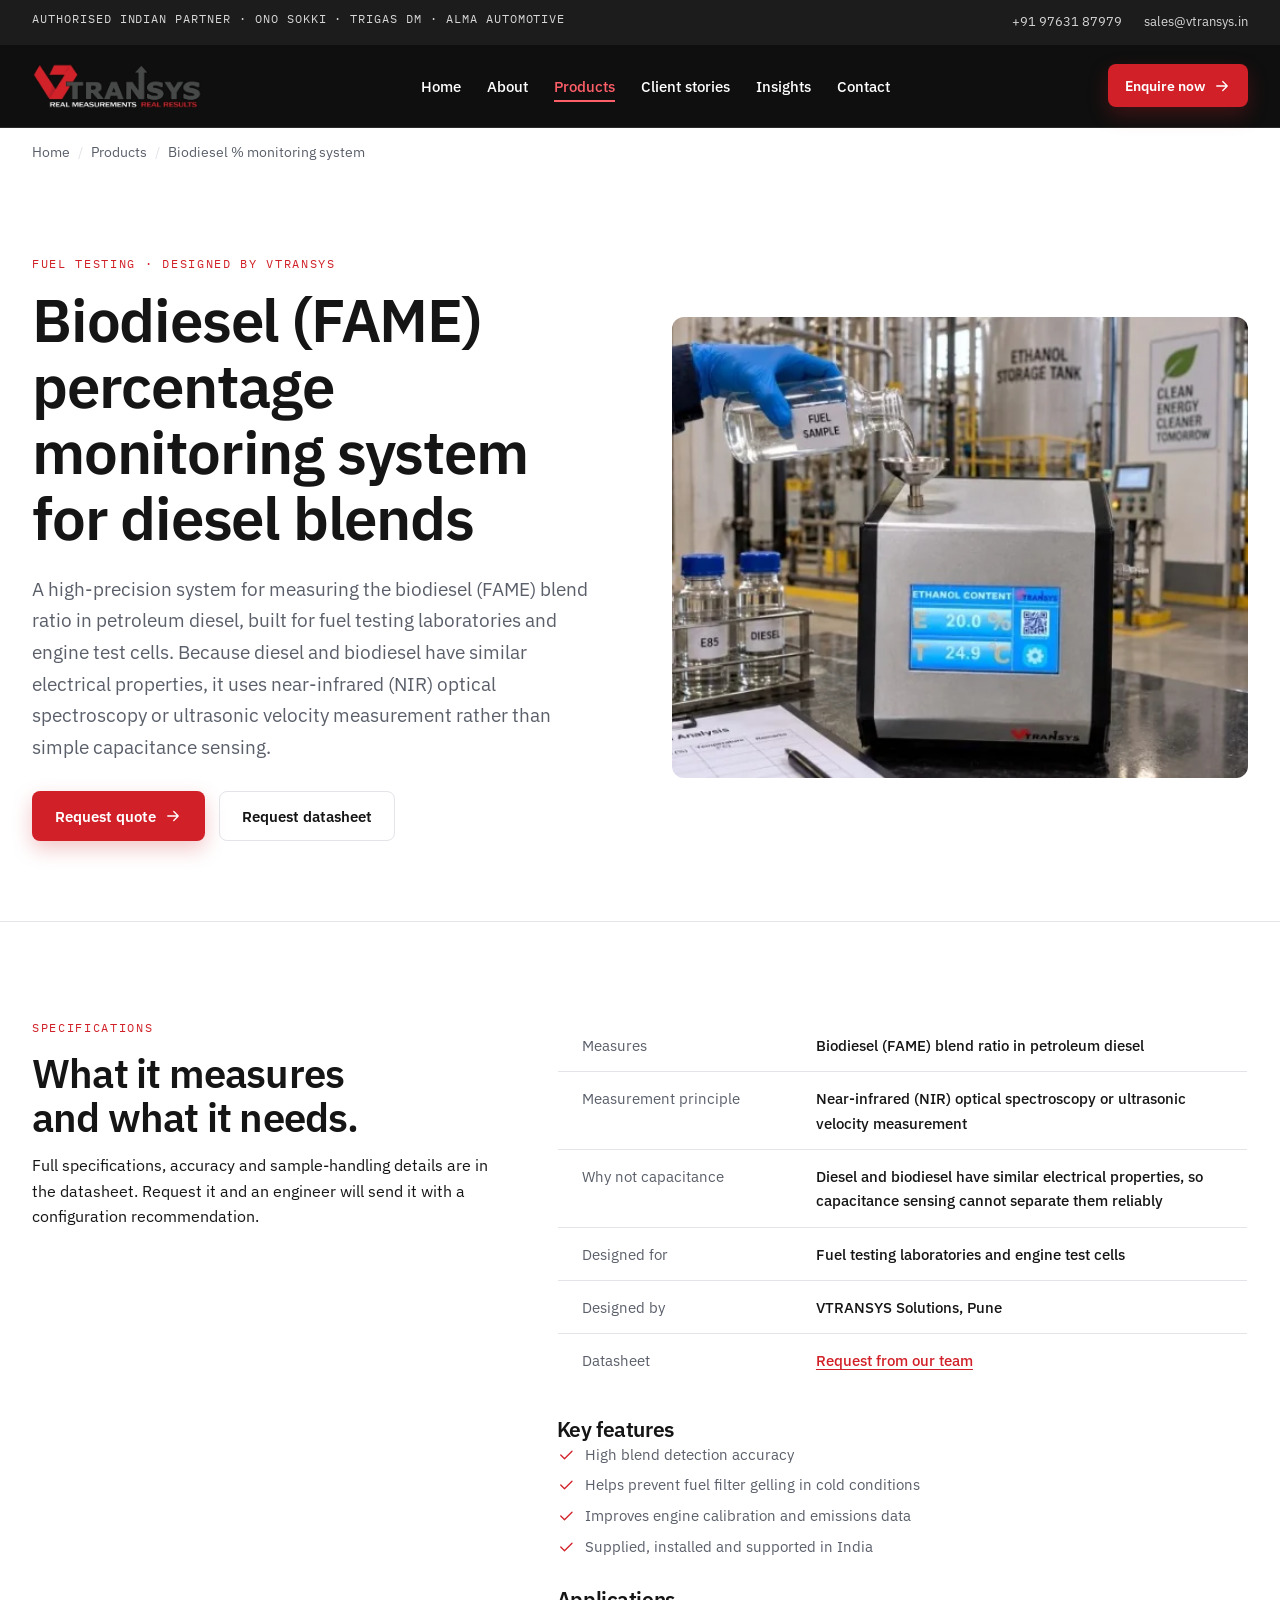
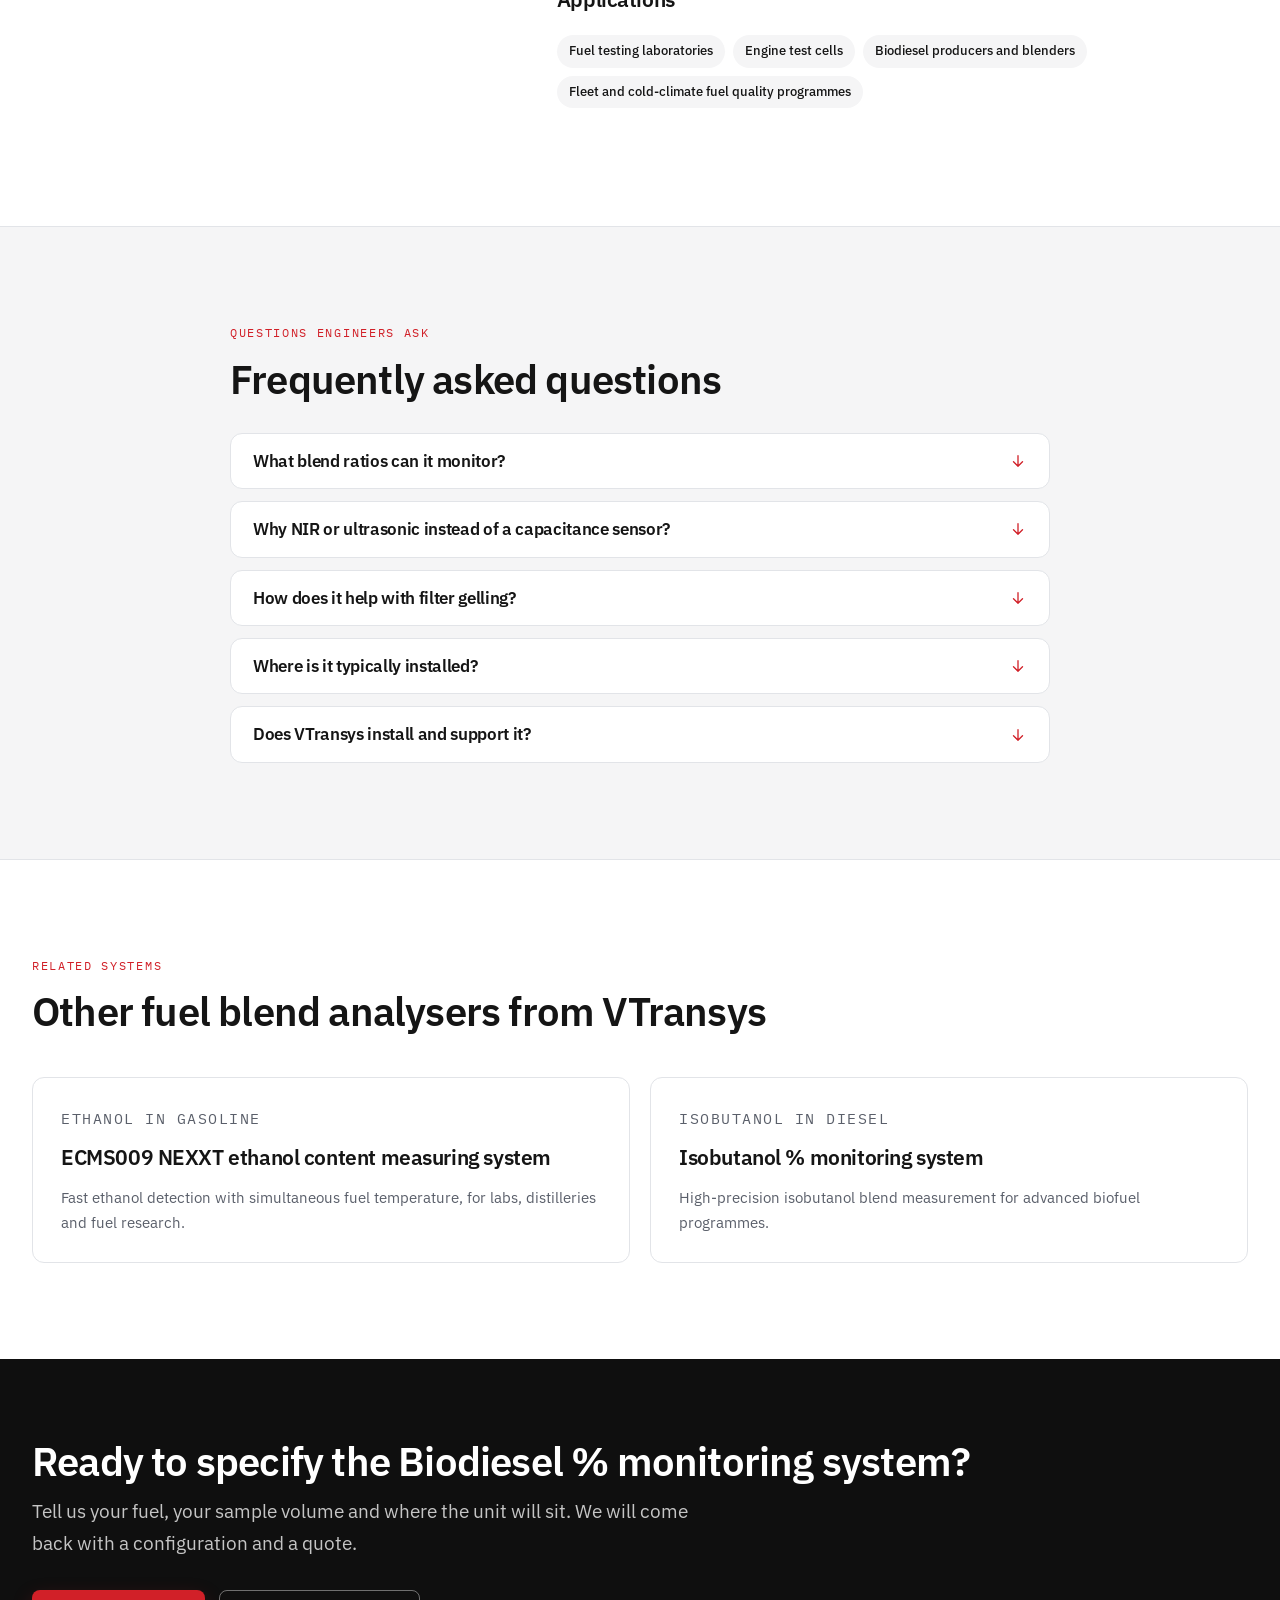
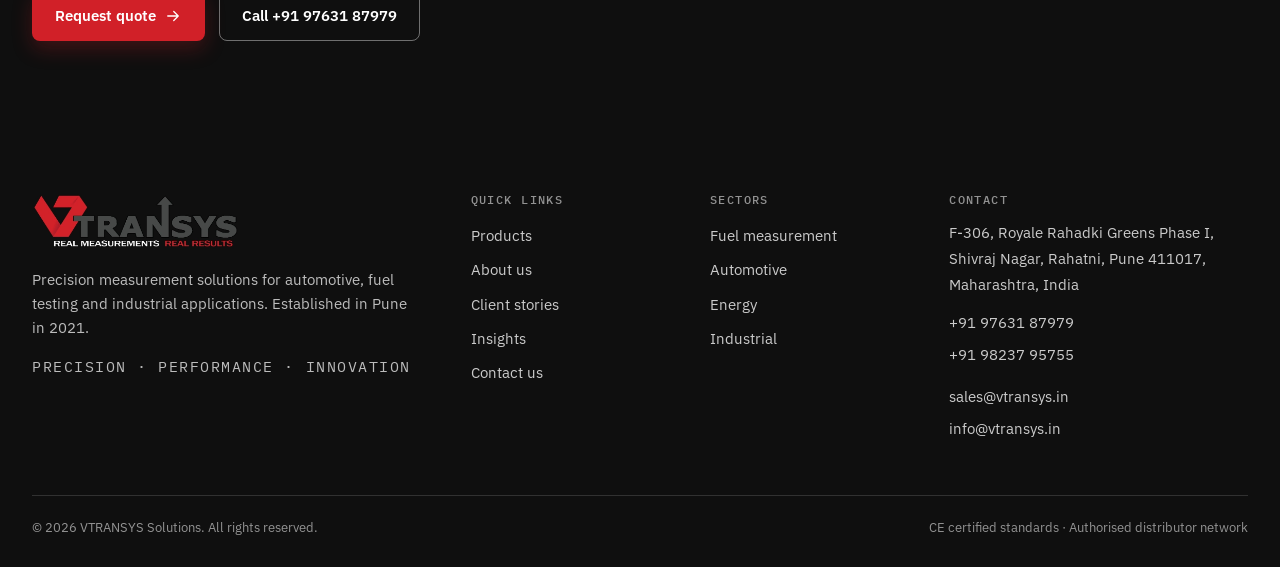
<file: products/biodiesel-blend-monitoring-system.html>
<!DOCTYPE html>
<html lang="en-IN" class="no-js">
<head>
<meta charset="utf-8">
<meta name="viewport" content="width=device-width, initial-scale=1">
<title>Biodiesel (FAME) Blend Monitoring System | VTransys</title>
<meta name="description" content="High-precision biodiesel (FAME) blend measurement for fuel labs and engine test cells using NIR spectroscopy or ultrasonic velocity. Supported in India.">
<link rel="canonical" href="https://vtransys.in/products/biodiesel-blend-monitoring-system.html">
<meta name="robots" content="noindex,nofollow">
<meta name="theme-color" content="#0f0f0f">
<meta name="color-scheme" content="light">
<meta property="og:type" content="product">
<meta property="og:site_name" content="VTRANSYS Solutions">
<meta property="og:locale" content="en_IN">
<meta property="og:title" content="Biodiesel (FAME) Blend Monitoring System | VTransys">
<meta property="og:description" content="High-precision biodiesel (FAME) blend measurement for fuel labs and engine test cells using NIR spectroscopy or ultrasonic velocity. Supported in India.">
<meta property="og:url" content="https://vtransys.in/products/biodiesel-blend-monitoring-system.html">
<meta property="og:image" content="https://vtransys.in/img/products/biodiesel.webp">
<meta property="og:image:width" content="1200">
<meta property="og:image:height" content="630">
<meta property="og:image:alt" content="VTRANSYS Solutions: precision measurement systems, Pune, India">
<meta name="twitter:card" content="summary_large_image">
<meta name="twitter:title" content="Biodiesel (FAME) Blend Monitoring System | VTransys">
<meta name="twitter:description" content="High-precision biodiesel (FAME) blend measurement for fuel labs and engine test cells using NIR spectroscopy or ultrasonic velocity. Supported in India.">
<meta name="twitter:image" content="https://vtransys.in/img/products/biodiesel.webp">
<link rel="icon" href="../favicon.ico" sizes="48x48">
<link rel="icon" href="../img/favicon-32.png" type="image/png" sizes="32x32">
<link rel="apple-touch-icon" href="../img/apple-touch-icon.png">
<link rel="manifest" href="../site.webmanifest">
<link rel="preconnect" href="https://fonts.googleapis.com">
<link rel="preconnect" href="https://fonts.gstatic.com" crossorigin>
<link rel="stylesheet" href="https://fonts.googleapis.com/css2?family=IBM+Plex+Sans:wght@400;500;600;700&family=IBM+Plex+Mono:wght@400;500&display=swap">
<link rel="stylesheet" href="../css/styles.css">
<!-- Google Search Console: <meta name="google-site-verification" content="PASTE_TOKEN"> -->
<script type="application/ld+json">{"@context": "https://schema.org", "@graph": [{"@type": "Organization", "@id": "https://vtransys.in/#organization", "name": "VTRANSYS Solutions", "alternateName": "VTransys", "url": "https://vtransys.in/", "logo": {"@type": "ImageObject", "url": "https://vtransys.in/img/logo.png", "width": 804, "height": 217}, "image": "https://vtransys.in/img/og-cover.jpg", "description": "VTRANSYS Solutions supplies and supports precision test and measurement systems in India: ethanol, biodiesel and isobutanol fuel blend analysers, plus instruments from ONO SOKKI, TRIGAS DM and ALMA Automotive.", "foundingDate": "2021", "slogan": "Real measurements. Real results.", "address": {"@type": "PostalAddress", "streetAddress": "F-306, Royale Rahadki Greens Phase I, Shivraj Nagar, Rahatni", "addressLocality": "Pune", "addressRegion": "Maharashtra", "postalCode": "411017", "addressCountry": "IN"}, "contactPoint": [{"@type": "ContactPoint", "telephone": "+919763187979", "contactType": "sales", "email": "sales@vtransys.in", "areaServed": "IN", "availableLanguage": ["en", "hi", "mr"]}, {"@type": "ContactPoint", "telephone": "+919823795755", "contactType": "technical support", "email": "info@vtransys.in", "areaServed": "IN"}], "areaServed": {"@type": "Country", "name": "India"}, "knowsAbout": ["ethanol content measurement", "fuel blend analysis", "sound and vibration measurement", "flow measurement", "powertrain testing", "hardware-in-the-loop testing"]}, {"@type": "BreadcrumbList", "itemListElement": [{"@type": "ListItem", "position": 1, "name": "Home", "item": "https://vtransys.in/"}, {"@type": "ListItem", "position": 2, "name": "Products", "item": "https://vtransys.in/products.html"}, {"@type": "ListItem", "position": 3, "name": "Biodiesel % monitoring system", "item": "https://vtransys.in/products/biodiesel-blend-monitoring-system.html"}]}, {"@type": "Product", "@id": "https://vtransys.in/products/biodiesel-blend-monitoring-system.html#product", "name": "Biodiesel % monitoring system", "image": ["https://vtransys.in/img/products/biodiesel.webp"], "description": "High-precision biodiesel (FAME) blend measurement for fuel labs and engine test cells using NIR spectroscopy or ultrasonic velocity. Supported in India.", "brand": {"@type": "Brand", "name": "VTRANSYS"}, "manufacturer": {"@id": "https://vtransys.in/#organization"}, "category": "Fuel testing equipment", "url": "https://vtransys.in/products/biodiesel-blend-monitoring-system.html", "additionalProperty": [{"@type": "PropertyValue", "name": "Measures", "value": "Biodiesel (FAME) blend ratio in petroleum diesel"}, {"@type": "PropertyValue", "name": "Measurement principle", "value": "Near-infrared (NIR) optical spectroscopy or ultrasonic velocity measurement"}, {"@type": "PropertyValue", "name": "Why not capacitance", "value": "Diesel and biodiesel have similar electrical properties, so capacitance sensing cannot separate them reliably"}, {"@type": "PropertyValue", "name": "Designed for", "value": "Fuel testing laboratories and engine test cells"}, {"@type": "PropertyValue", "name": "Designed by", "value": "VTRANSYS Solutions, Pune"}]}, {"@type": "FAQPage", "mainEntity": [{"@type": "Question", "name": "What blend ratios can it monitor?", "acceptedAnswer": {"@type": "Answer", "text": "It measures the percentage of biodiesel (FAME) in petroleum diesel. Request the datasheet for the measurement range of the configuration that fits your fuels."}}, {"@type": "Question", "name": "Why NIR or ultrasonic instead of a capacitance sensor?", "acceptedAnswer": {"@type": "Answer", "text": "Diesel and biodiesel have very similar electrical properties, so a capacitance sensor cannot distinguish them reliably. NIR spectroscopy and ultrasonic velocity respond to the chemical and physical differences instead."}}, {"@type": "Question", "name": "How does it help with filter gelling?", "acceptedAnswer": {"@type": "Answer", "text": "Knowing the true FAME percentage lets operators manage blends in cold conditions, where high biodiesel content raises the risk of fuel filter gelling."}}, {"@type": "Question", "name": "Where is it typically installed?", "acceptedAnswer": {"@type": "Answer", "text": "In fuel testing laboratories and engine test cells, where blend ratio feeds directly into calibration and emissions results."}}, {"@type": "Question", "name": "Does VTransys install and support it?", "acceptedAnswer": {"@type": "Answer", "text": "Yes. Installation, calibration services and 24/7 technical support are provided from Pune, India."}}]}]}</script>
</head>
<body class="page-product">
<a class="skip" href="#main">Skip to content</a>
<header class="site-header" data-header>
  <div class="topbar">
    <div class="container topbar__in">
      <p class="topbar__note mono">Authorised Indian partner · ONO SOKKI · TRIGAS DM · ALMA Automotive</p>
      <p class="topbar__contact"><a href="tel:+919763187979">+91 97631 87979</a><a href="mailto:sales@vtransys.in">sales@vtransys.in</a></p>
    </div>
  </div>
  <div class="container nav-row">
    <a class="brand" href="../index.html" aria-label="VTRANSYS Solutions home">
      <img src="../img/logo.webp" width="804" height="217" alt="VTRANSYS: real measurements, real results" fetchpriority="high">
    </a>
    <nav class="nav" id="site-nav" aria-label="Main">
      <ul><li><a href="../index.html">Home</a></li><li><a href="../about.html">About</a></li><li><a href="../products.html" aria-current="page">Products</a></li><li><a href="../client-stories.html">Client stories</a></li><li><a href="../insights.html">Insights</a></li><li><a href="../contact.html">Contact</a></li></ul>
      <a class="btn btn--primary nav__cta" href="../contact.html">Enquire now <svg class="ic" width="18" height="18" viewBox="0 0 24 24" fill="none" stroke="currentColor" stroke-width="1.75" stroke-linecap="round" stroke-linejoin="round" aria-hidden="true"><path d="M5 12h14M13 6l6 6-6 6"/></svg></a>
    </nav>
    <a class="btn btn--primary btn--sm nav-row__cta" href="../contact.html">Enquire now <svg class="ic" width="18" height="18" viewBox="0 0 24 24" fill="none" stroke="currentColor" stroke-width="1.75" stroke-linecap="round" stroke-linejoin="round" aria-hidden="true"><path d="M5 12h14M13 6l6 6-6 6"/></svg></a>
    <button class="nav-toggle" type="button" aria-expanded="false" aria-controls="site-nav" aria-label="Open menu" data-nav-toggle>
      <span class="nav-toggle__open"><svg class="ic" width="22" height="22" viewBox="0 0 24 24" fill="none" stroke="currentColor" stroke-width="1.75" stroke-linecap="round" stroke-linejoin="round" aria-hidden="true"><path d="M4 7h16M4 12h16M4 17h16"/></svg></span><span class="nav-toggle__close"><svg class="ic" width="22" height="22" viewBox="0 0 24 24" fill="none" stroke="currentColor" stroke-width="1.75" stroke-linecap="round" stroke-linejoin="round" aria-hidden="true"><path d="M6 6l12 12M18 6L6 18"/></svg></span>
    </button>
  </div>
</header>
<main id="main" tabindex="-1">
<nav class="crumbs container" aria-label="Breadcrumb"><ol><li><a href="../index.html">Home</a></li><li><a href="../products.html">Products</a></li><li aria-current="page">Biodiesel % monitoring system</li></ol></nav>
<article>
<section class="page-hero page-hero--product">
  <div class="container split">
    <div class="split__copy"><p class="eyebrow mono">Fuel testing · designed by VTransys</p><h1 class="h1">Biodiesel (FAME) percentage monitoring system for diesel blends</h1><p class="lead">A high-precision system for measuring the biodiesel (FAME) blend ratio in petroleum diesel, built for fuel testing laboratories and engine test cells. Because diesel and biodiesel have similar electrical properties, it uses near-infrared (NIR) optical spectroscopy or ultrasonic velocity measurement rather than simple capacitance sensing.</p>
      <div class="btn-row"><a class="btn btn--primary" href="../contact.html?product=biodiesel-blend-monitoring-system">Request quote <svg class="ic" width="18" height="18" viewBox="0 0 24 24" fill="none" stroke="currentColor" stroke-width="1.75" stroke-linecap="round" stroke-linejoin="round" aria-hidden="true"><path d="M5 12h14M13 6l6 6-6 6"/></svg></a><a class="btn btn--ghost" href="../contact.html?product=biodiesel-blend-monitoring-system">Request datasheet</a></div></div>
    <figure class="media media--hero" data-reveal><img src="../img/products/biodiesel.webp" width="734" height="412" alt="Biodiesel percentage monitoring system with fuel sample bottles at a blending plant" fetchpriority="high"></figure>
  </div>
</section>
<section class="section" aria-labelledby="specs-h">
  <div class="container split split--text">
    <div data-reveal><p class="eyebrow mono">Specifications</p><h2 id="specs-h" class="h2">What it measures and what it needs.</h2><p>Full specifications, accuracy and sample-handling details are in the datasheet. Request it and an engineer will send it with a configuration recommendation.</p></div>
    <div data-reveal>
      <table class="spec spec--lg"><caption class="visually-hidden">Biodiesel % monitoring system specifications</caption><tbody><tr><th scope="row">Measures</th><td>Biodiesel (FAME) blend ratio in petroleum diesel</td></tr><tr><th scope="row">Measurement principle</th><td>Near-infrared (NIR) optical spectroscopy or ultrasonic velocity measurement</td></tr><tr><th scope="row">Why not capacitance</th><td>Diesel and biodiesel have similar electrical properties, so capacitance sensing cannot separate them reliably</td></tr><tr><th scope="row">Designed for</th><td>Fuel testing laboratories and engine test cells</td></tr><tr><th scope="row">Designed by</th><td>VTRANSYS Solutions, Pune</td></tr><tr><th scope="row">Datasheet</th><td><a href="../contact.html?product=biodiesel-blend-monitoring-system">Request from our team</a></td></tr></tbody></table>
      <h3 class="h3 mt">Key features</h3><ul class="checks"><li><svg class="ic" width="18" height="18" viewBox="0 0 24 24" fill="none" stroke="currentColor" stroke-width="1.75" stroke-linecap="round" stroke-linejoin="round" aria-hidden="true"><path d="M5 12l5 5L20 7"/></svg><span>High blend detection accuracy</span></li><li><svg class="ic" width="18" height="18" viewBox="0 0 24 24" fill="none" stroke="currentColor" stroke-width="1.75" stroke-linecap="round" stroke-linejoin="round" aria-hidden="true"><path d="M5 12l5 5L20 7"/></svg><span>Helps prevent fuel filter gelling in cold conditions</span></li><li><svg class="ic" width="18" height="18" viewBox="0 0 24 24" fill="none" stroke="currentColor" stroke-width="1.75" stroke-linecap="round" stroke-linejoin="round" aria-hidden="true"><path d="M5 12l5 5L20 7"/></svg><span>Improves engine calibration and emissions data</span></li><li><svg class="ic" width="18" height="18" viewBox="0 0 24 24" fill="none" stroke="currentColor" stroke-width="1.75" stroke-linecap="round" stroke-linejoin="round" aria-hidden="true"><path d="M5 12l5 5L20 7"/></svg><span>Supplied, installed and supported in India</span></li></ul>
      <h3 class="h3 mt">Applications</h3><ul class="chips"><li>Fuel testing laboratories</li><li>Engine test cells</li><li>Biodiesel producers and blenders</li><li>Fleet and cold-climate fuel quality programmes</li></ul>
    </div>
  </div>
</section>
<section class="section section--alt" aria-labelledby="faq-h">
  <div class="container narrow">
    <p class="eyebrow mono">Questions engineers ask</p><h2 id="faq-h" class="h2">Frequently asked questions</h2>
    <div class="faqs"><details class="faq" data-reveal><summary><h3>What blend ratios can it monitor?</h3><svg class="ic" width="18" height="18" viewBox="0 0 24 24" fill="none" stroke="currentColor" stroke-width="1.75" stroke-linecap="round" stroke-linejoin="round" aria-hidden="true"><path d="M5 12h14M13 6l6 6-6 6"/></svg></summary><div class="faq__a"><p>It measures the percentage of biodiesel (FAME) in petroleum diesel. Request the datasheet for the measurement range of the configuration that fits your fuels.</p></div></details><details class="faq" data-reveal><summary><h3>Why NIR or ultrasonic instead of a capacitance sensor?</h3><svg class="ic" width="18" height="18" viewBox="0 0 24 24" fill="none" stroke="currentColor" stroke-width="1.75" stroke-linecap="round" stroke-linejoin="round" aria-hidden="true"><path d="M5 12h14M13 6l6 6-6 6"/></svg></summary><div class="faq__a"><p>Diesel and biodiesel have very similar electrical properties, so a capacitance sensor cannot distinguish them reliably. NIR spectroscopy and ultrasonic velocity respond to the chemical and physical differences instead.</p></div></details><details class="faq" data-reveal><summary><h3>How does it help with filter gelling?</h3><svg class="ic" width="18" height="18" viewBox="0 0 24 24" fill="none" stroke="currentColor" stroke-width="1.75" stroke-linecap="round" stroke-linejoin="round" aria-hidden="true"><path d="M5 12h14M13 6l6 6-6 6"/></svg></summary><div class="faq__a"><p>Knowing the true FAME percentage lets operators manage blends in cold conditions, where high biodiesel content raises the risk of fuel filter gelling.</p></div></details><details class="faq" data-reveal><summary><h3>Where is it typically installed?</h3><svg class="ic" width="18" height="18" viewBox="0 0 24 24" fill="none" stroke="currentColor" stroke-width="1.75" stroke-linecap="round" stroke-linejoin="round" aria-hidden="true"><path d="M5 12h14M13 6l6 6-6 6"/></svg></summary><div class="faq__a"><p>In fuel testing laboratories and engine test cells, where blend ratio feeds directly into calibration and emissions results.</p></div></details><details class="faq" data-reveal><summary><h3>Does VTransys install and support it?</h3><svg class="ic" width="18" height="18" viewBox="0 0 24 24" fill="none" stroke="currentColor" stroke-width="1.75" stroke-linecap="round" stroke-linejoin="round" aria-hidden="true"><path d="M5 12h14M13 6l6 6-6 6"/></svg></summary><div class="faq__a"><p>Yes. Installation, calibration services and 24/7 technical support are provided from Pune, India.</p></div></details></div>
  </div>
</section>
<section class="section" aria-labelledby="rel-h">
  <div class="container">
    <div class="section__head" data-reveal><div><p class="eyebrow mono">Related systems</p><h2 id="rel-h" class="h2">Other fuel blend analysers from VTransys</h2></div></div>
    <ul class="grid grid--2 plain" data-reveal data-stagger><li><a class="card card--link" href="../products/ecms009-nexxt-ethanol-content-measuring-system.html"><p class="mono card__meta">Ethanol in gasoline</p><h3 class="h3">ECMS009 NEXXT ethanol content measuring system</h3><p>Fast ethanol detection with simultaneous fuel temperature, for labs, distilleries and fuel research.</p></a></li><li><a class="card card--link" href="../products/isobutanol-blend-monitoring-system.html"><p class="mono card__meta">Isobutanol in diesel</p><h3 class="h3">Isobutanol % monitoring system</h3><p>High-precision isobutanol blend measurement for advanced biofuel programmes.</p></a></li></ul>
  </div>
</section>
</article>

<section class="cta cta--dark" data-reveal>
  <div class="container cta__in">
    <div><h2 class="h2">Ready to specify the Biodiesel % monitoring system?</h2><p class="lead">Tell us your fuel, your sample volume and where the unit will sit. We will come back with a configuration and a quote.</p></div>
    <div class="btn-row"><a class="btn btn--primary" href="../contact.html">Request quote <svg class="ic" width="18" height="18" viewBox="0 0 24 24" fill="none" stroke="currentColor" stroke-width="1.75" stroke-linecap="round" stroke-linejoin="round" aria-hidden="true"><path d="M5 12h14M13 6l6 6-6 6"/></svg></a><a class="btn btn--ghost-light" href="tel:+919763187979">Call +91 97631 87979</a></div>
  </div>
</section>
</main>
<footer class="site-footer">
  <div class="container footer__grid">
    <div class="footer__brand">
      <img src="../img/logo.webp" width="804" height="217" alt="VTRANSYS Solutions" loading="lazy" decoding="async">
      <p>Precision measurement solutions for automotive, fuel testing and industrial applications. Established in Pune in 2021.</p>
      <p class="mono footer__tag">Precision · Performance · Innovation</p>
    </div>
    <nav class="footer__col" aria-label="Footer">
      <h2 class="footer__h mono">Quick links</h2>
      <ul><li><a href="../products.html">Products</a></li><li><a href="../about.html">About us</a></li><li><a href="../client-stories.html">Client stories</a></li><li><a href="../insights.html">Insights</a></li><li><a href="../contact.html">Contact us</a></li></ul>
    </nav>
    <nav class="footer__col" aria-label="Sectors">
      <h2 class="footer__h mono">Sectors</h2>
      <ul><li><a href="../products.html#fuel-testing">Fuel measurement</a></li><li><a href="../products.html#ono-sokki">Automotive</a></li><li><a href="../products.html#trigas-dm">Energy</a></li><li><a href="../products.html#alma-automotive">Industrial</a></li></ul>
    </nav>
    <div class="footer__col footer__contact">
      <h2 class="footer__h mono">Contact</h2>
      <address><p>F-306, Royale Rahadki Greens Phase I, Shivraj Nagar, Rahatni, Pune 411017, Maharashtra, India</p>
      <p><a href="tel:+919763187979">+91 97631 87979</a><br><a href="tel:+919823795755">+91 98237 95755</a></p>
      <p><a href="mailto:sales@vtransys.in">sales@vtransys.in</a><br><a href="mailto:info@vtransys.in">info@vtransys.in</a></p></address>
    </div>
  </div>
  <div class="container footer__bottom">
    <p>© <span data-year>2026</span> VTRANSYS Solutions. All rights reserved.</p>
    <p>CE certified standards · Authorised distributor network</p>
  </div>
  <a class="to-top" href="#main" aria-label="Back to top" data-to-top><svg class="ic" width="20" height="20" viewBox="0 0 24 24" fill="none" stroke="currentColor" stroke-width="1.75" stroke-linecap="round" stroke-linejoin="round" aria-hidden="true"><path d="M12 19V5M5 12l7-7 7 7"/></svg></a>
</footer>
<script src="../js/main.js" defer></script>
</body>
</html>
</file>
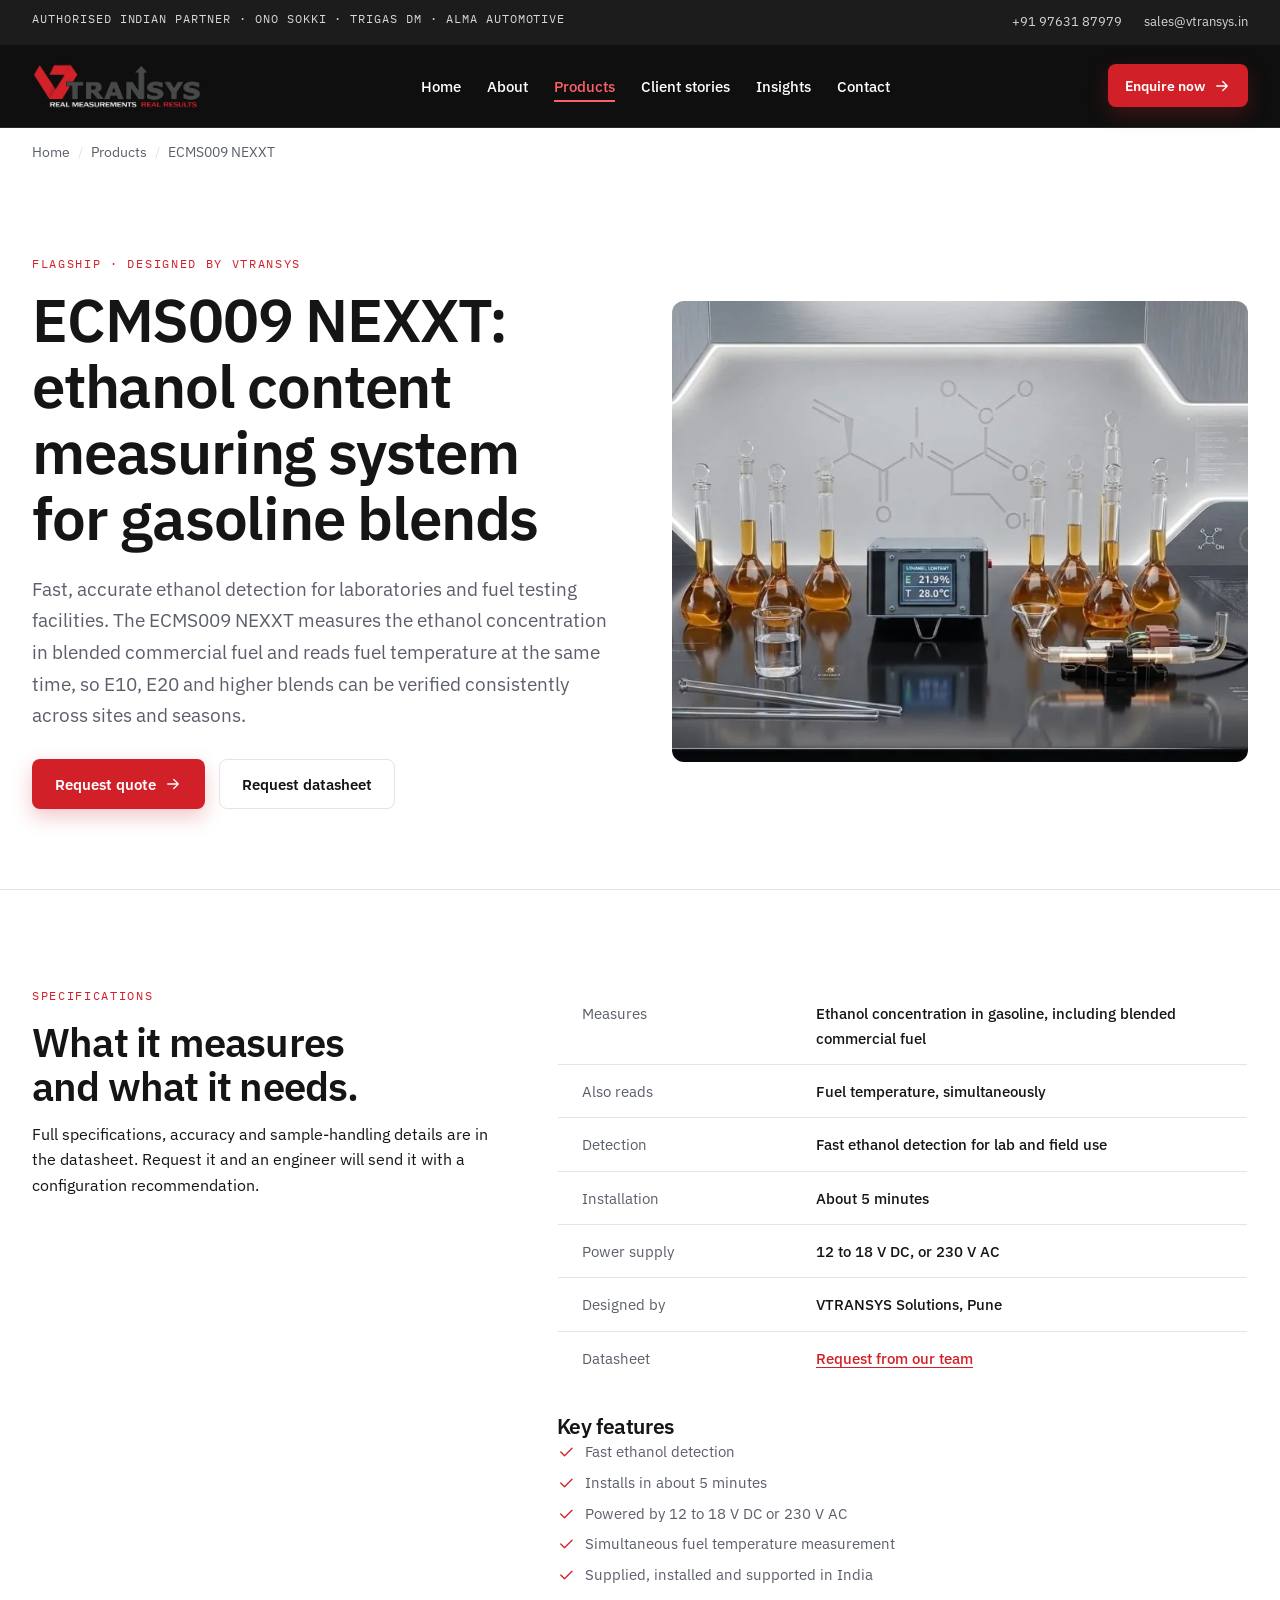
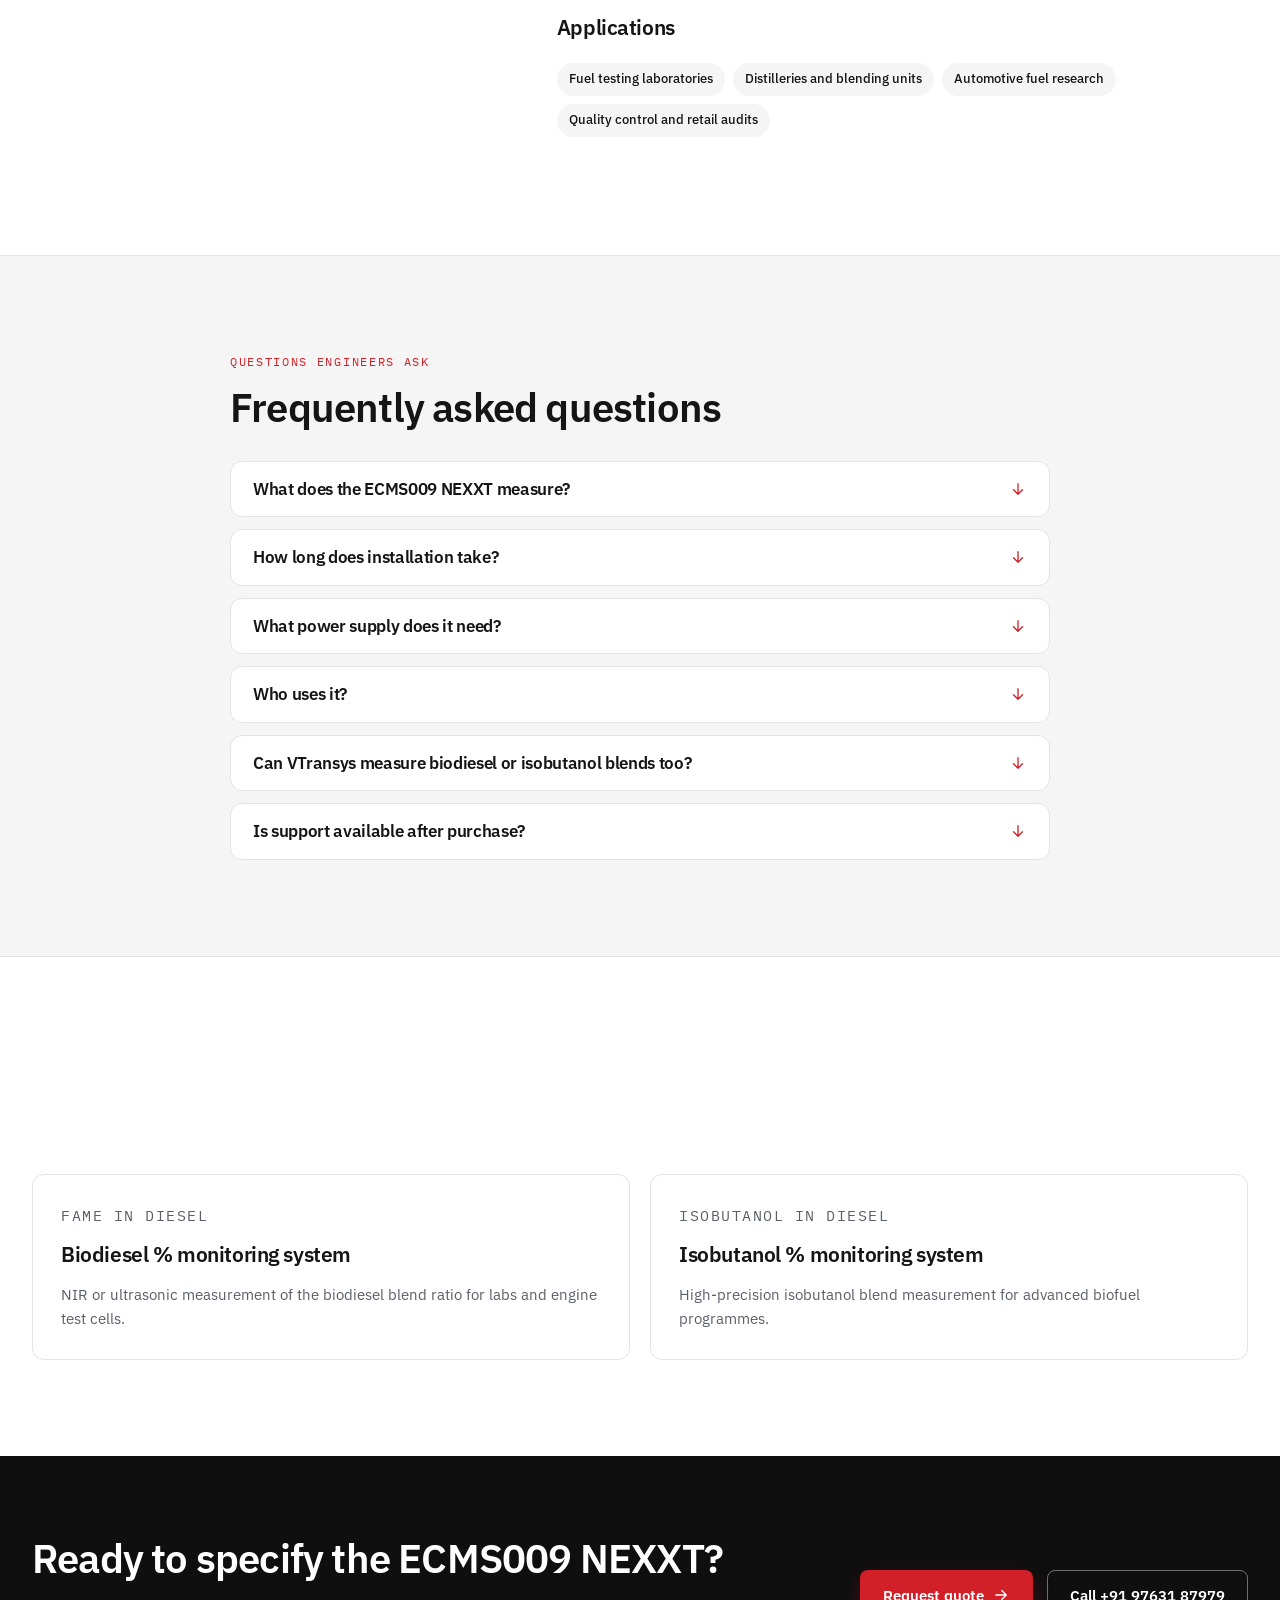
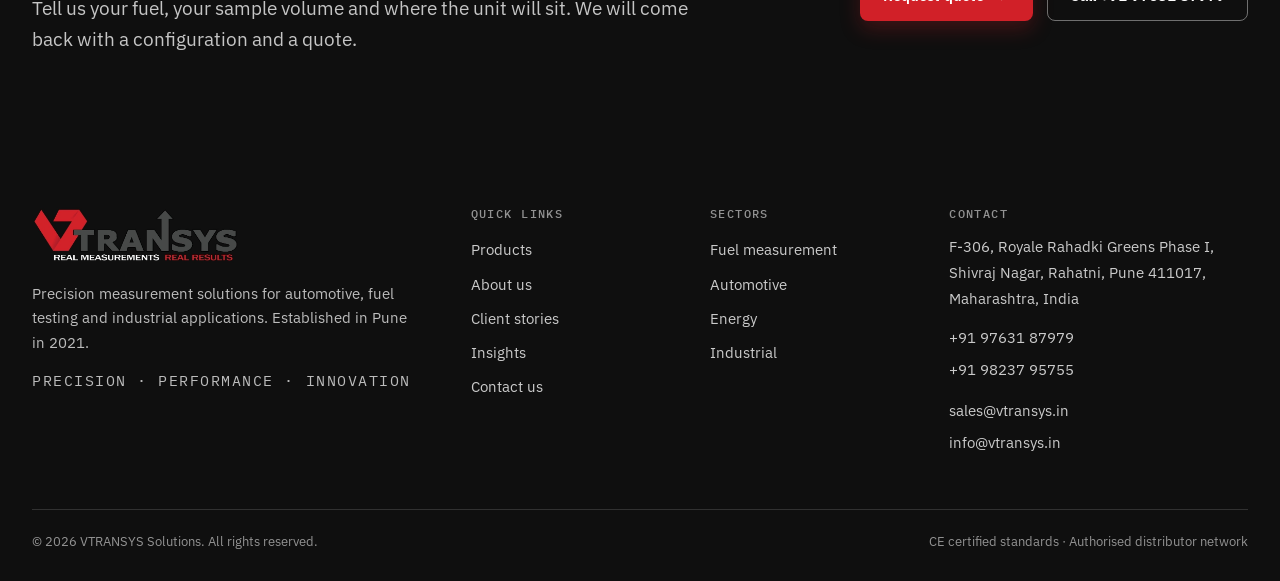
<file: products/ecms009-nexxt-ethanol-content-measuring-system.html>
<!DOCTYPE html>
<html lang="en-IN" class="no-js">
<head>
<meta charset="utf-8">
<meta name="viewport" content="width=device-width, initial-scale=1">
<title>ECMS009 NEXXT Ethanol Content Measuring System | VTransys</title>
<meta name="description" content="Measures ethanol in gasoline and blended fuel with simultaneous fuel temperature. Installs in about 5 minutes, 12 to 18 V DC or 230 V AC. Designed in Pune.">
<link rel="canonical" href="https://vtransys.in/products/ecms009-nexxt-ethanol-content-measuring-system.html">
<meta name="robots" content="noindex,nofollow">
<meta name="theme-color" content="#0f0f0f">
<meta name="color-scheme" content="light">
<meta property="og:type" content="product">
<meta property="og:site_name" content="VTRANSYS Solutions">
<meta property="og:locale" content="en_IN">
<meta property="og:title" content="ECMS009 NEXXT Ethanol Content Measuring System | VTransys">
<meta property="og:description" content="Measures ethanol in gasoline and blended fuel with simultaneous fuel temperature. Installs in about 5 minutes, 12 to 18 V DC or 230 V AC. Designed in Pune.">
<meta property="og:url" content="https://vtransys.in/products/ecms009-nexxt-ethanol-content-measuring-system.html">
<meta property="og:image" content="https://vtransys.in/img/products/ecms009.webp">
<meta property="og:image:width" content="1200">
<meta property="og:image:height" content="630">
<meta property="og:image:alt" content="VTRANSYS Solutions: precision measurement systems, Pune, India">
<meta name="twitter:card" content="summary_large_image">
<meta name="twitter:title" content="ECMS009 NEXXT Ethanol Content Measuring System | VTransys">
<meta name="twitter:description" content="Measures ethanol in gasoline and blended fuel with simultaneous fuel temperature. Installs in about 5 minutes, 12 to 18 V DC or 230 V AC. Designed in Pune.">
<meta name="twitter:image" content="https://vtransys.in/img/products/ecms009.webp">
<link rel="icon" href="../favicon.ico" sizes="48x48">
<link rel="icon" href="../img/favicon-32.png" type="image/png" sizes="32x32">
<link rel="apple-touch-icon" href="../img/apple-touch-icon.png">
<link rel="manifest" href="../site.webmanifest">
<link rel="preconnect" href="https://fonts.googleapis.com">
<link rel="preconnect" href="https://fonts.gstatic.com" crossorigin>
<link rel="stylesheet" href="https://fonts.googleapis.com/css2?family=IBM+Plex+Sans:wght@400;500;600;700&family=IBM+Plex+Mono:wght@400;500&display=swap">
<link rel="stylesheet" href="../css/styles.css">
<!-- Google Search Console: <meta name="google-site-verification" content="PASTE_TOKEN"> -->
<script type="application/ld+json">{"@context": "https://schema.org", "@graph": [{"@type": "Organization", "@id": "https://vtransys.in/#organization", "name": "VTRANSYS Solutions", "alternateName": "VTransys", "url": "https://vtransys.in/", "logo": {"@type": "ImageObject", "url": "https://vtransys.in/img/logo.png", "width": 804, "height": 217}, "image": "https://vtransys.in/img/og-cover.jpg", "description": "VTRANSYS Solutions supplies and supports precision test and measurement systems in India: ethanol, biodiesel and isobutanol fuel blend analysers, plus instruments from ONO SOKKI, TRIGAS DM and ALMA Automotive.", "foundingDate": "2021", "slogan": "Real measurements. Real results.", "address": {"@type": "PostalAddress", "streetAddress": "F-306, Royale Rahadki Greens Phase I, Shivraj Nagar, Rahatni", "addressLocality": "Pune", "addressRegion": "Maharashtra", "postalCode": "411017", "addressCountry": "IN"}, "contactPoint": [{"@type": "ContactPoint", "telephone": "+919763187979", "contactType": "sales", "email": "sales@vtransys.in", "areaServed": "IN", "availableLanguage": ["en", "hi", "mr"]}, {"@type": "ContactPoint", "telephone": "+919823795755", "contactType": "technical support", "email": "info@vtransys.in", "areaServed": "IN"}], "areaServed": {"@type": "Country", "name": "India"}, "knowsAbout": ["ethanol content measurement", "fuel blend analysis", "sound and vibration measurement", "flow measurement", "powertrain testing", "hardware-in-the-loop testing"]}, {"@type": "BreadcrumbList", "itemListElement": [{"@type": "ListItem", "position": 1, "name": "Home", "item": "https://vtransys.in/"}, {"@type": "ListItem", "position": 2, "name": "Products", "item": "https://vtransys.in/products.html"}, {"@type": "ListItem", "position": 3, "name": "ECMS009 NEXXT", "item": "https://vtransys.in/products/ecms009-nexxt-ethanol-content-measuring-system.html"}]}, {"@type": "Product", "@id": "https://vtransys.in/products/ecms009-nexxt-ethanol-content-measuring-system.html#product", "name": "ECMS009 NEXXT ethanol content measuring system", "image": ["https://vtransys.in/img/products/ecms009.webp"], "description": "Measures ethanol in gasoline and blended fuel with simultaneous fuel temperature. Installs in about 5 minutes, 12 to 18 V DC or 230 V AC. Designed in Pune.", "brand": {"@type": "Brand", "name": "VTRANSYS"}, "manufacturer": {"@id": "https://vtransys.in/#organization"}, "category": "Fuel testing equipment", "url": "https://vtransys.in/products/ecms009-nexxt-ethanol-content-measuring-system.html", "additionalProperty": [{"@type": "PropertyValue", "name": "Measures", "value": "Ethanol concentration in gasoline, including blended commercial fuel"}, {"@type": "PropertyValue", "name": "Also reads", "value": "Fuel temperature, simultaneously"}, {"@type": "PropertyValue", "name": "Detection", "value": "Fast ethanol detection for lab and field use"}, {"@type": "PropertyValue", "name": "Installation", "value": "About 5 minutes"}, {"@type": "PropertyValue", "name": "Power supply", "value": "12 to 18 V DC, or 230 V AC"}, {"@type": "PropertyValue", "name": "Designed by", "value": "VTRANSYS Solutions, Pune"}]}, {"@type": "FAQPage", "mainEntity": [{"@type": "Question", "name": "What does the ECMS009 NEXXT measure?", "acceptedAnswer": {"@type": "Answer", "text": "It measures the ethanol concentration in gasoline, including blended commercial fuel such as E10 and E20, and reads the fuel temperature at the same time."}}, {"@type": "Question", "name": "How long does installation take?", "acceptedAnswer": {"@type": "Answer", "text": "About 5 minutes. The unit is designed to be set up quickly in a laboratory or at a fuel testing facility."}}, {"@type": "Question", "name": "What power supply does it need?", "acceptedAnswer": {"@type": "Answer", "text": "It runs on 12 to 18 V DC or on 230 V AC mains, so it can be used on a bench or in the field."}}, {"@type": "Question", "name": "Who uses it?", "acceptedAnswer": {"@type": "Answer", "text": "Fuel testing laboratories, distilleries, automotive fuel research teams and quality-control departments that need to verify ethanol blend ratios."}}, {"@type": "Question", "name": "Can VTransys measure biodiesel or isobutanol blends too?", "acceptedAnswer": {"@type": "Answer", "text": "Yes. The Biodiesel % monitoring system and the Isobutanol % monitoring system cover FAME in diesel and isobutanol in diesel respectively."}}, {"@type": "Question", "name": "Is support available after purchase?", "acceptedAnswer": {"@type": "Answer", "text": "Yes. VTransys provides installation, calibration services and 24/7 technical support for installed systems from Pune, India."}}]}]}</script>
</head>
<body class="page-product">
<a class="skip" href="#main">Skip to content</a>
<header class="site-header" data-header>
  <div class="topbar">
    <div class="container topbar__in">
      <p class="topbar__note mono">Authorised Indian partner · ONO SOKKI · TRIGAS DM · ALMA Automotive</p>
      <p class="topbar__contact"><a href="tel:+919763187979">+91 97631 87979</a><a href="mailto:sales@vtransys.in">sales@vtransys.in</a></p>
    </div>
  </div>
  <div class="container nav-row">
    <a class="brand" href="../index.html" aria-label="VTRANSYS Solutions home">
      <img src="../img/logo.webp" width="804" height="217" alt="VTRANSYS: real measurements, real results" fetchpriority="high">
    </a>
    <nav class="nav" id="site-nav" aria-label="Main">
      <ul><li><a href="../index.html">Home</a></li><li><a href="../about.html">About</a></li><li><a href="../products.html" aria-current="page">Products</a></li><li><a href="../client-stories.html">Client stories</a></li><li><a href="../insights.html">Insights</a></li><li><a href="../contact.html">Contact</a></li></ul>
      <a class="btn btn--primary nav__cta" href="../contact.html">Enquire now <svg class="ic" width="18" height="18" viewBox="0 0 24 24" fill="none" stroke="currentColor" stroke-width="1.75" stroke-linecap="round" stroke-linejoin="round" aria-hidden="true"><path d="M5 12h14M13 6l6 6-6 6"/></svg></a>
    </nav>
    <a class="btn btn--primary btn--sm nav-row__cta" href="../contact.html">Enquire now <svg class="ic" width="18" height="18" viewBox="0 0 24 24" fill="none" stroke="currentColor" stroke-width="1.75" stroke-linecap="round" stroke-linejoin="round" aria-hidden="true"><path d="M5 12h14M13 6l6 6-6 6"/></svg></a>
    <button class="nav-toggle" type="button" aria-expanded="false" aria-controls="site-nav" aria-label="Open menu" data-nav-toggle>
      <span class="nav-toggle__open"><svg class="ic" width="22" height="22" viewBox="0 0 24 24" fill="none" stroke="currentColor" stroke-width="1.75" stroke-linecap="round" stroke-linejoin="round" aria-hidden="true"><path d="M4 7h16M4 12h16M4 17h16"/></svg></span><span class="nav-toggle__close"><svg class="ic" width="22" height="22" viewBox="0 0 24 24" fill="none" stroke="currentColor" stroke-width="1.75" stroke-linecap="round" stroke-linejoin="round" aria-hidden="true"><path d="M6 6l12 12M18 6L6 18"/></svg></span>
    </button>
  </div>
</header>
<main id="main" tabindex="-1">
<nav class="crumbs container" aria-label="Breadcrumb"><ol><li><a href="../index.html">Home</a></li><li><a href="../products.html">Products</a></li><li aria-current="page">ECMS009 NEXXT</li></ol></nav>
<article>
<section class="page-hero page-hero--product">
  <div class="container split">
    <div class="split__copy"><p class="eyebrow mono">Flagship · designed by VTransys</p><h1 class="h1">ECMS009 NEXXT: ethanol content measuring system for gasoline blends</h1><p class="lead">Fast, accurate ethanol detection for laboratories and fuel testing facilities. The ECMS009 NEXXT measures the ethanol concentration in blended commercial fuel and reads fuel temperature at the same time, so E10, E20 and higher blends can be verified consistently across sites and seasons.</p>
      <div class="btn-row"><a class="btn btn--primary" href="../contact.html?product=ecms009-nexxt-ethanol-content-measuring-system">Request quote <svg class="ic" width="18" height="18" viewBox="0 0 24 24" fill="none" stroke="currentColor" stroke-width="1.75" stroke-linecap="round" stroke-linejoin="round" aria-hidden="true"><path d="M5 12h14M13 6l6 6-6 6"/></svg></a><a class="btn btn--ghost" href="../contact.html?product=ecms009-nexxt-ethanol-content-measuring-system">Request datasheet</a></div></div>
    <figure class="media media--hero" data-reveal><img src="../img/products/ecms009.webp" width="734" height="601" alt="ECMS009 NEXXT ethanol content measuring system with graduated flasks of fuel samples" fetchpriority="high"></figure>
  </div>
</section>
<section class="section" aria-labelledby="specs-h">
  <div class="container split split--text">
    <div data-reveal><p class="eyebrow mono">Specifications</p><h2 id="specs-h" class="h2">What it measures and what it needs.</h2><p>Full specifications, accuracy and sample-handling details are in the datasheet. Request it and an engineer will send it with a configuration recommendation.</p></div>
    <div data-reveal>
      <table class="spec spec--lg"><caption class="visually-hidden">ECMS009 NEXXT specifications</caption><tbody><tr><th scope="row">Measures</th><td>Ethanol concentration in gasoline, including blended commercial fuel</td></tr><tr><th scope="row">Also reads</th><td>Fuel temperature, simultaneously</td></tr><tr><th scope="row">Detection</th><td>Fast ethanol detection for lab and field use</td></tr><tr><th scope="row">Installation</th><td>About 5 minutes</td></tr><tr><th scope="row">Power supply</th><td>12 to 18 V DC, or 230 V AC</td></tr><tr><th scope="row">Designed by</th><td>VTRANSYS Solutions, Pune</td></tr><tr><th scope="row">Datasheet</th><td><a href="../contact.html?product=ecms009-nexxt-ethanol-content-measuring-system">Request from our team</a></td></tr></tbody></table>
      <h3 class="h3 mt">Key features</h3><ul class="checks"><li><svg class="ic" width="18" height="18" viewBox="0 0 24 24" fill="none" stroke="currentColor" stroke-width="1.75" stroke-linecap="round" stroke-linejoin="round" aria-hidden="true"><path d="M5 12l5 5L20 7"/></svg><span>Fast ethanol detection</span></li><li><svg class="ic" width="18" height="18" viewBox="0 0 24 24" fill="none" stroke="currentColor" stroke-width="1.75" stroke-linecap="round" stroke-linejoin="round" aria-hidden="true"><path d="M5 12l5 5L20 7"/></svg><span>Installs in about 5 minutes</span></li><li><svg class="ic" width="18" height="18" viewBox="0 0 24 24" fill="none" stroke="currentColor" stroke-width="1.75" stroke-linecap="round" stroke-linejoin="round" aria-hidden="true"><path d="M5 12l5 5L20 7"/></svg><span>Powered by 12 to 18 V DC or 230 V AC</span></li><li><svg class="ic" width="18" height="18" viewBox="0 0 24 24" fill="none" stroke="currentColor" stroke-width="1.75" stroke-linecap="round" stroke-linejoin="round" aria-hidden="true"><path d="M5 12l5 5L20 7"/></svg><span>Simultaneous fuel temperature measurement</span></li><li><svg class="ic" width="18" height="18" viewBox="0 0 24 24" fill="none" stroke="currentColor" stroke-width="1.75" stroke-linecap="round" stroke-linejoin="round" aria-hidden="true"><path d="M5 12l5 5L20 7"/></svg><span>Supplied, installed and supported in India</span></li></ul>
      <h3 class="h3 mt">Applications</h3><ul class="chips"><li>Fuel testing laboratories</li><li>Distilleries and blending units</li><li>Automotive fuel research</li><li>Quality control and retail audits</li></ul>
    </div>
  </div>
</section>
<section class="section section--alt" aria-labelledby="faq-h">
  <div class="container narrow">
    <p class="eyebrow mono">Questions engineers ask</p><h2 id="faq-h" class="h2">Frequently asked questions</h2>
    <div class="faqs"><details class="faq" data-reveal><summary><h3>What does the ECMS009 NEXXT measure?</h3><svg class="ic" width="18" height="18" viewBox="0 0 24 24" fill="none" stroke="currentColor" stroke-width="1.75" stroke-linecap="round" stroke-linejoin="round" aria-hidden="true"><path d="M5 12h14M13 6l6 6-6 6"/></svg></summary><div class="faq__a"><p>It measures the ethanol concentration in gasoline, including blended commercial fuel such as E10 and E20, and reads the fuel temperature at the same time.</p></div></details><details class="faq" data-reveal><summary><h3>How long does installation take?</h3><svg class="ic" width="18" height="18" viewBox="0 0 24 24" fill="none" stroke="currentColor" stroke-width="1.75" stroke-linecap="round" stroke-linejoin="round" aria-hidden="true"><path d="M5 12h14M13 6l6 6-6 6"/></svg></summary><div class="faq__a"><p>About 5 minutes. The unit is designed to be set up quickly in a laboratory or at a fuel testing facility.</p></div></details><details class="faq" data-reveal><summary><h3>What power supply does it need?</h3><svg class="ic" width="18" height="18" viewBox="0 0 24 24" fill="none" stroke="currentColor" stroke-width="1.75" stroke-linecap="round" stroke-linejoin="round" aria-hidden="true"><path d="M5 12h14M13 6l6 6-6 6"/></svg></summary><div class="faq__a"><p>It runs on 12 to 18 V DC or on 230 V AC mains, so it can be used on a bench or in the field.</p></div></details><details class="faq" data-reveal><summary><h3>Who uses it?</h3><svg class="ic" width="18" height="18" viewBox="0 0 24 24" fill="none" stroke="currentColor" stroke-width="1.75" stroke-linecap="round" stroke-linejoin="round" aria-hidden="true"><path d="M5 12h14M13 6l6 6-6 6"/></svg></summary><div class="faq__a"><p>Fuel testing laboratories, distilleries, automotive fuel research teams and quality-control departments that need to verify ethanol blend ratios.</p></div></details><details class="faq" data-reveal><summary><h3>Can VTransys measure biodiesel or isobutanol blends too?</h3><svg class="ic" width="18" height="18" viewBox="0 0 24 24" fill="none" stroke="currentColor" stroke-width="1.75" stroke-linecap="round" stroke-linejoin="round" aria-hidden="true"><path d="M5 12h14M13 6l6 6-6 6"/></svg></summary><div class="faq__a"><p>Yes. The Biodiesel % monitoring system and the Isobutanol % monitoring system cover FAME in diesel and isobutanol in diesel respectively.</p></div></details><details class="faq" data-reveal><summary><h3>Is support available after purchase?</h3><svg class="ic" width="18" height="18" viewBox="0 0 24 24" fill="none" stroke="currentColor" stroke-width="1.75" stroke-linecap="round" stroke-linejoin="round" aria-hidden="true"><path d="M5 12h14M13 6l6 6-6 6"/></svg></summary><div class="faq__a"><p>Yes. VTransys provides installation, calibration services and 24/7 technical support for installed systems from Pune, India.</p></div></details></div>
  </div>
</section>
<section class="section" aria-labelledby="rel-h">
  <div class="container">
    <div class="section__head" data-reveal><div><p class="eyebrow mono">Related systems</p><h2 id="rel-h" class="h2">Other fuel blend analysers from VTransys</h2></div></div>
    <ul class="grid grid--2 plain" data-reveal data-stagger><li><a class="card card--link" href="../products/biodiesel-blend-monitoring-system.html"><p class="mono card__meta">FAME in diesel</p><h3 class="h3">Biodiesel % monitoring system</h3><p>NIR or ultrasonic measurement of the biodiesel blend ratio for labs and engine test cells.</p></a></li><li><a class="card card--link" href="../products/isobutanol-blend-monitoring-system.html"><p class="mono card__meta">Isobutanol in diesel</p><h3 class="h3">Isobutanol % monitoring system</h3><p>High-precision isobutanol blend measurement for advanced biofuel programmes.</p></a></li></ul>
  </div>
</section>
</article>

<section class="cta cta--dark" data-reveal>
  <div class="container cta__in">
    <div><h2 class="h2">Ready to specify the ECMS009 NEXXT?</h2><p class="lead">Tell us your fuel, your sample volume and where the unit will sit. We will come back with a configuration and a quote.</p></div>
    <div class="btn-row"><a class="btn btn--primary" href="../contact.html">Request quote <svg class="ic" width="18" height="18" viewBox="0 0 24 24" fill="none" stroke="currentColor" stroke-width="1.75" stroke-linecap="round" stroke-linejoin="round" aria-hidden="true"><path d="M5 12h14M13 6l6 6-6 6"/></svg></a><a class="btn btn--ghost-light" href="tel:+919763187979">Call +91 97631 87979</a></div>
  </div>
</section>
</main>
<footer class="site-footer">
  <div class="container footer__grid">
    <div class="footer__brand">
      <img src="../img/logo.webp" width="804" height="217" alt="VTRANSYS Solutions" loading="lazy" decoding="async">
      <p>Precision measurement solutions for automotive, fuel testing and industrial applications. Established in Pune in 2021.</p>
      <p class="mono footer__tag">Precision · Performance · Innovation</p>
    </div>
    <nav class="footer__col" aria-label="Footer">
      <h2 class="footer__h mono">Quick links</h2>
      <ul><li><a href="../products.html">Products</a></li><li><a href="../about.html">About us</a></li><li><a href="../client-stories.html">Client stories</a></li><li><a href="../insights.html">Insights</a></li><li><a href="../contact.html">Contact us</a></li></ul>
    </nav>
    <nav class="footer__col" aria-label="Sectors">
      <h2 class="footer__h mono">Sectors</h2>
      <ul><li><a href="../products.html#fuel-testing">Fuel measurement</a></li><li><a href="../products.html#ono-sokki">Automotive</a></li><li><a href="../products.html#trigas-dm">Energy</a></li><li><a href="../products.html#alma-automotive">Industrial</a></li></ul>
    </nav>
    <div class="footer__col footer__contact">
      <h2 class="footer__h mono">Contact</h2>
      <address><p>F-306, Royale Rahadki Greens Phase I, Shivraj Nagar, Rahatni, Pune 411017, Maharashtra, India</p>
      <p><a href="tel:+919763187979">+91 97631 87979</a><br><a href="tel:+919823795755">+91 98237 95755</a></p>
      <p><a href="mailto:sales@vtransys.in">sales@vtransys.in</a><br><a href="mailto:info@vtransys.in">info@vtransys.in</a></p></address>
    </div>
  </div>
  <div class="container footer__bottom">
    <p>© <span data-year>2026</span> VTRANSYS Solutions. All rights reserved.</p>
    <p>CE certified standards · Authorised distributor network</p>
  </div>
  <a class="to-top" href="#main" aria-label="Back to top" data-to-top><svg class="ic" width="20" height="20" viewBox="0 0 24 24" fill="none" stroke="currentColor" stroke-width="1.75" stroke-linecap="round" stroke-linejoin="round" aria-hidden="true"><path d="M12 19V5M5 12l7-7 7 7"/></svg></a>
</footer>
<script src="../js/main.js" defer></script>
</body>
</html>
</file>
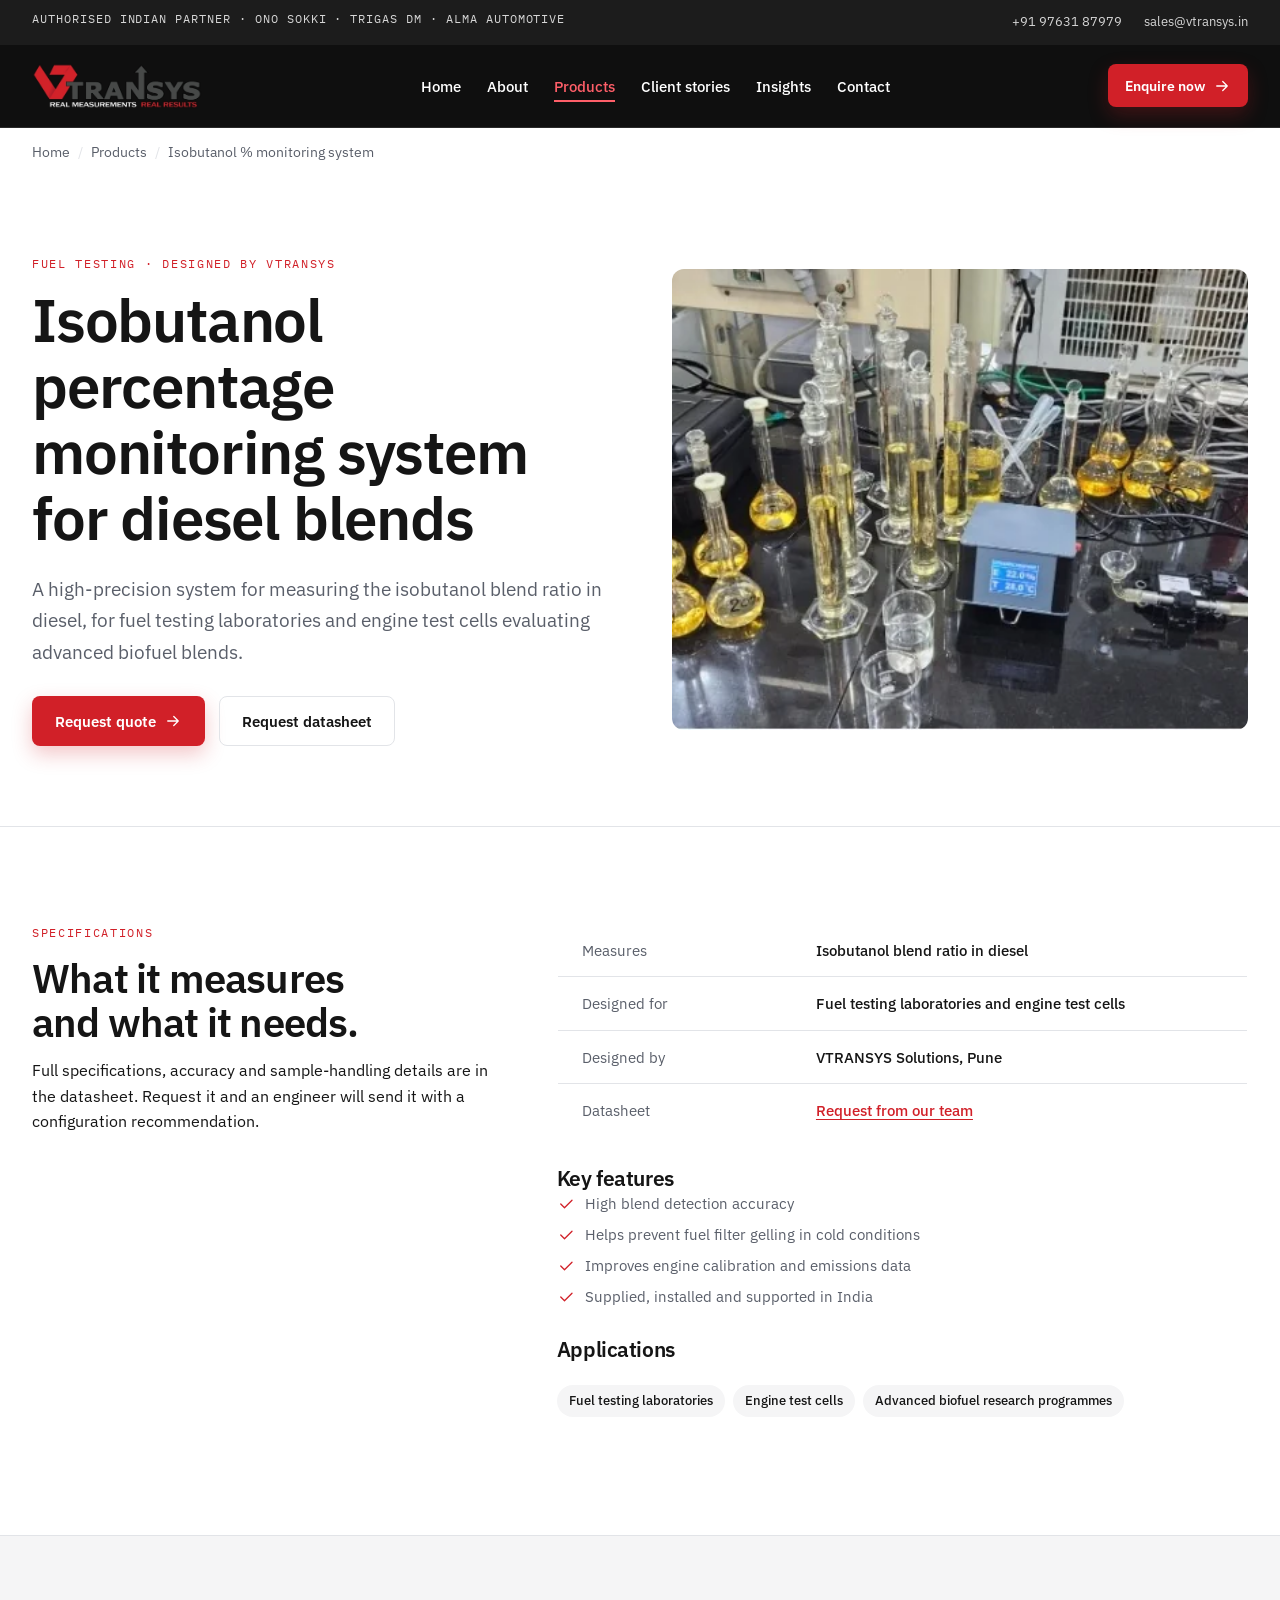
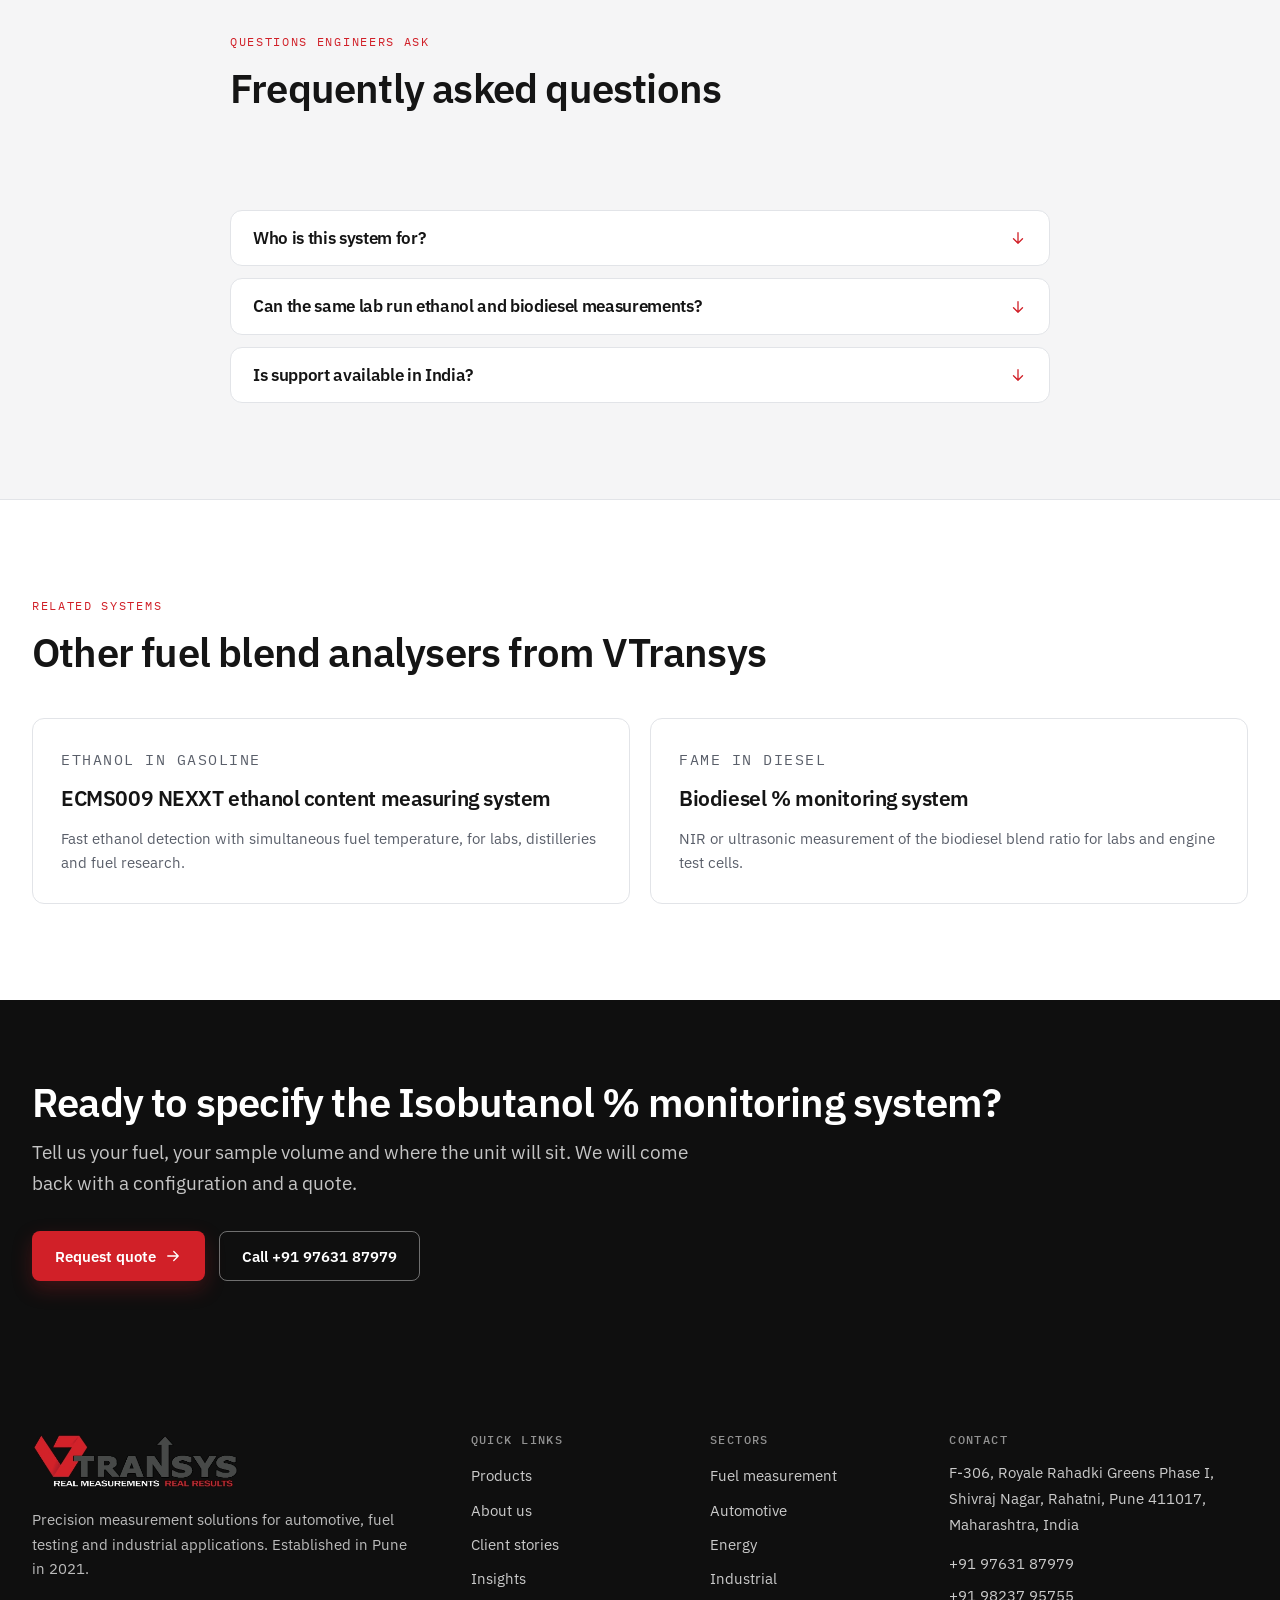
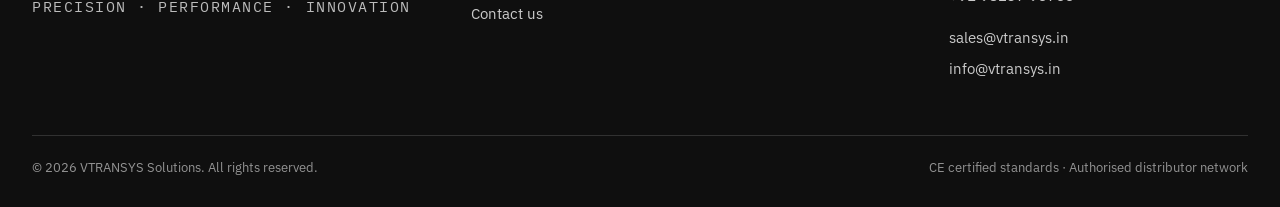
<file: products/isobutanol-blend-monitoring-system.html>
<!DOCTYPE html>
<html lang="en-IN" class="no-js">
<head>
<meta charset="utf-8">
<meta name="viewport" content="width=device-width, initial-scale=1">
<title>Isobutanol Blend Monitoring System | VTransys</title>
<meta name="description" content="High-precision isobutanol blend ratio measurement in diesel for fuel testing labs and engine test cells. Designed and supported by VTransys, Pune.">
<link rel="canonical" href="https://vtransys.in/products/isobutanol-blend-monitoring-system.html">
<meta name="robots" content="noindex,nofollow">
<meta name="theme-color" content="#0f0f0f">
<meta name="color-scheme" content="light">
<meta property="og:type" content="product">
<meta property="og:site_name" content="VTRANSYS Solutions">
<meta property="og:locale" content="en_IN">
<meta property="og:title" content="Isobutanol Blend Monitoring System | VTransys">
<meta property="og:description" content="High-precision isobutanol blend ratio measurement in diesel for fuel testing labs and engine test cells. Designed and supported by VTransys, Pune.">
<meta property="og:url" content="https://vtransys.in/products/isobutanol-blend-monitoring-system.html">
<meta property="og:image" content="https://vtransys.in/img/products/isobutanol.webp">
<meta property="og:image:width" content="1200">
<meta property="og:image:height" content="630">
<meta property="og:image:alt" content="VTRANSYS Solutions: precision measurement systems, Pune, India">
<meta name="twitter:card" content="summary_large_image">
<meta name="twitter:title" content="Isobutanol Blend Monitoring System | VTransys">
<meta name="twitter:description" content="High-precision isobutanol blend ratio measurement in diesel for fuel testing labs and engine test cells. Designed and supported by VTransys, Pune.">
<meta name="twitter:image" content="https://vtransys.in/img/products/isobutanol.webp">
<link rel="icon" href="../favicon.ico" sizes="48x48">
<link rel="icon" href="../img/favicon-32.png" type="image/png" sizes="32x32">
<link rel="apple-touch-icon" href="../img/apple-touch-icon.png">
<link rel="manifest" href="../site.webmanifest">
<link rel="preconnect" href="https://fonts.googleapis.com">
<link rel="preconnect" href="https://fonts.gstatic.com" crossorigin>
<link rel="stylesheet" href="https://fonts.googleapis.com/css2?family=IBM+Plex+Sans:wght@400;500;600;700&family=IBM+Plex+Mono:wght@400;500&display=swap">
<link rel="stylesheet" href="../css/styles.css">
<!-- Google Search Console: <meta name="google-site-verification" content="PASTE_TOKEN"> -->
<script type="application/ld+json">{"@context": "https://schema.org", "@graph": [{"@type": "Organization", "@id": "https://vtransys.in/#organization", "name": "VTRANSYS Solutions", "alternateName": "VTransys", "url": "https://vtransys.in/", "logo": {"@type": "ImageObject", "url": "https://vtransys.in/img/logo.png", "width": 804, "height": 217}, "image": "https://vtransys.in/img/og-cover.jpg", "description": "VTRANSYS Solutions supplies and supports precision test and measurement systems in India: ethanol, biodiesel and isobutanol fuel blend analysers, plus instruments from ONO SOKKI, TRIGAS DM and ALMA Automotive.", "foundingDate": "2021", "slogan": "Real measurements. Real results.", "address": {"@type": "PostalAddress", "streetAddress": "F-306, Royale Rahadki Greens Phase I, Shivraj Nagar, Rahatni", "addressLocality": "Pune", "addressRegion": "Maharashtra", "postalCode": "411017", "addressCountry": "IN"}, "contactPoint": [{"@type": "ContactPoint", "telephone": "+919763187979", "contactType": "sales", "email": "sales@vtransys.in", "areaServed": "IN", "availableLanguage": ["en", "hi", "mr"]}, {"@type": "ContactPoint", "telephone": "+919823795755", "contactType": "technical support", "email": "info@vtransys.in", "areaServed": "IN"}], "areaServed": {"@type": "Country", "name": "India"}, "knowsAbout": ["ethanol content measurement", "fuel blend analysis", "sound and vibration measurement", "flow measurement", "powertrain testing", "hardware-in-the-loop testing"]}, {"@type": "BreadcrumbList", "itemListElement": [{"@type": "ListItem", "position": 1, "name": "Home", "item": "https://vtransys.in/"}, {"@type": "ListItem", "position": 2, "name": "Products", "item": "https://vtransys.in/products.html"}, {"@type": "ListItem", "position": 3, "name": "Isobutanol % monitoring system", "item": "https://vtransys.in/products/isobutanol-blend-monitoring-system.html"}]}, {"@type": "Product", "@id": "https://vtransys.in/products/isobutanol-blend-monitoring-system.html#product", "name": "Isobutanol % monitoring system", "image": ["https://vtransys.in/img/products/isobutanol.webp"], "description": "High-precision isobutanol blend ratio measurement in diesel for fuel testing labs and engine test cells. Designed and supported by VTransys, Pune.", "brand": {"@type": "Brand", "name": "VTRANSYS"}, "manufacturer": {"@id": "https://vtransys.in/#organization"}, "category": "Fuel testing equipment", "url": "https://vtransys.in/products/isobutanol-blend-monitoring-system.html", "additionalProperty": [{"@type": "PropertyValue", "name": "Measures", "value": "Isobutanol blend ratio in diesel"}, {"@type": "PropertyValue", "name": "Designed for", "value": "Fuel testing laboratories and engine test cells"}, {"@type": "PropertyValue", "name": "Designed by", "value": "VTRANSYS Solutions, Pune"}]}, {"@type": "FAQPage", "mainEntity": [{"@type": "Question", "name": "What is isobutanol blending?", "acceptedAnswer": {"@type": "Answer", "text": "Isobutanol is an advanced biofuel that can be blended into diesel. Monitoring the blend ratio keeps engine calibration and emissions data valid during testing."}}, {"@type": "Question", "name": "Who is this system for?", "acceptedAnswer": {"@type": "Answer", "text": "Fuel testing laboratories and engine test cells that evaluate advanced biofuel blends."}}, {"@type": "Question", "name": "Can the same lab run ethanol and biodiesel measurements?", "acceptedAnswer": {"@type": "Answer", "text": "Yes. VTransys also supplies the ECMS009 NEXXT for ethanol in gasoline and the Biodiesel % monitoring system for FAME in diesel."}}, {"@type": "Question", "name": "Is support available in India?", "acceptedAnswer": {"@type": "Answer", "text": "Yes. Installation, calibration services and 24/7 technical support are provided from Pune."}}]}]}</script>
</head>
<body class="page-product">
<a class="skip" href="#main">Skip to content</a>
<header class="site-header" data-header>
  <div class="topbar">
    <div class="container topbar__in">
      <p class="topbar__note mono">Authorised Indian partner · ONO SOKKI · TRIGAS DM · ALMA Automotive</p>
      <p class="topbar__contact"><a href="tel:+919763187979">+91 97631 87979</a><a href="mailto:sales@vtransys.in">sales@vtransys.in</a></p>
    </div>
  </div>
  <div class="container nav-row">
    <a class="brand" href="../index.html" aria-label="VTRANSYS Solutions home">
      <img src="../img/logo.webp" width="804" height="217" alt="VTRANSYS: real measurements, real results" fetchpriority="high">
    </a>
    <nav class="nav" id="site-nav" aria-label="Main">
      <ul><li><a href="../index.html">Home</a></li><li><a href="../about.html">About</a></li><li><a href="../products.html" aria-current="page">Products</a></li><li><a href="../client-stories.html">Client stories</a></li><li><a href="../insights.html">Insights</a></li><li><a href="../contact.html">Contact</a></li></ul>
      <a class="btn btn--primary nav__cta" href="../contact.html">Enquire now <svg class="ic" width="18" height="18" viewBox="0 0 24 24" fill="none" stroke="currentColor" stroke-width="1.75" stroke-linecap="round" stroke-linejoin="round" aria-hidden="true"><path d="M5 12h14M13 6l6 6-6 6"/></svg></a>
    </nav>
    <a class="btn btn--primary btn--sm nav-row__cta" href="../contact.html">Enquire now <svg class="ic" width="18" height="18" viewBox="0 0 24 24" fill="none" stroke="currentColor" stroke-width="1.75" stroke-linecap="round" stroke-linejoin="round" aria-hidden="true"><path d="M5 12h14M13 6l6 6-6 6"/></svg></a>
    <button class="nav-toggle" type="button" aria-expanded="false" aria-controls="site-nav" aria-label="Open menu" data-nav-toggle>
      <span class="nav-toggle__open"><svg class="ic" width="22" height="22" viewBox="0 0 24 24" fill="none" stroke="currentColor" stroke-width="1.75" stroke-linecap="round" stroke-linejoin="round" aria-hidden="true"><path d="M4 7h16M4 12h16M4 17h16"/></svg></span><span class="nav-toggle__close"><svg class="ic" width="22" height="22" viewBox="0 0 24 24" fill="none" stroke="currentColor" stroke-width="1.75" stroke-linecap="round" stroke-linejoin="round" aria-hidden="true"><path d="M6 6l12 12M18 6L6 18"/></svg></span>
    </button>
  </div>
</header>
<main id="main" tabindex="-1">
<nav class="crumbs container" aria-label="Breadcrumb"><ol><li><a href="../index.html">Home</a></li><li><a href="../products.html">Products</a></li><li aria-current="page">Isobutanol % monitoring system</li></ol></nav>
<article>
<section class="page-hero page-hero--product">
  <div class="container split">
    <div class="split__copy"><p class="eyebrow mono">Fuel testing · designed by VTransys</p><h1 class="h1">Isobutanol percentage monitoring system for diesel blends</h1><p class="lead">A high-precision system for measuring the isobutanol blend ratio in diesel, for fuel testing laboratories and engine test cells evaluating advanced biofuel blends.</p>
      <div class="btn-row"><a class="btn btn--primary" href="../contact.html?product=isobutanol-blend-monitoring-system">Request quote <svg class="ic" width="18" height="18" viewBox="0 0 24 24" fill="none" stroke="currentColor" stroke-width="1.75" stroke-linecap="round" stroke-linejoin="round" aria-hidden="true"><path d="M5 12h14M13 6l6 6-6 6"/></svg></a><a class="btn btn--ghost" href="../contact.html?product=isobutanol-blend-monitoring-system">Request datasheet</a></div></div>
    <figure class="media media--hero" data-reveal><img src="../img/products/isobutanol.webp" width="734" height="339" alt="Isobutanol monitoring system on a laboratory bench with sample flasks" fetchpriority="high"></figure>
  </div>
</section>
<section class="section" aria-labelledby="specs-h">
  <div class="container split split--text">
    <div data-reveal><p class="eyebrow mono">Specifications</p><h2 id="specs-h" class="h2">What it measures and what it needs.</h2><p>Full specifications, accuracy and sample-handling details are in the datasheet. Request it and an engineer will send it with a configuration recommendation.</p></div>
    <div data-reveal>
      <table class="spec spec--lg"><caption class="visually-hidden">Isobutanol % monitoring system specifications</caption><tbody><tr><th scope="row">Measures</th><td>Isobutanol blend ratio in diesel</td></tr><tr><th scope="row">Designed for</th><td>Fuel testing laboratories and engine test cells</td></tr><tr><th scope="row">Designed by</th><td>VTRANSYS Solutions, Pune</td></tr><tr><th scope="row">Datasheet</th><td><a href="../contact.html?product=isobutanol-blend-monitoring-system">Request from our team</a></td></tr></tbody></table>
      <h3 class="h3 mt">Key features</h3><ul class="checks"><li><svg class="ic" width="18" height="18" viewBox="0 0 24 24" fill="none" stroke="currentColor" stroke-width="1.75" stroke-linecap="round" stroke-linejoin="round" aria-hidden="true"><path d="M5 12l5 5L20 7"/></svg><span>High blend detection accuracy</span></li><li><svg class="ic" width="18" height="18" viewBox="0 0 24 24" fill="none" stroke="currentColor" stroke-width="1.75" stroke-linecap="round" stroke-linejoin="round" aria-hidden="true"><path d="M5 12l5 5L20 7"/></svg><span>Helps prevent fuel filter gelling in cold conditions</span></li><li><svg class="ic" width="18" height="18" viewBox="0 0 24 24" fill="none" stroke="currentColor" stroke-width="1.75" stroke-linecap="round" stroke-linejoin="round" aria-hidden="true"><path d="M5 12l5 5L20 7"/></svg><span>Improves engine calibration and emissions data</span></li><li><svg class="ic" width="18" height="18" viewBox="0 0 24 24" fill="none" stroke="currentColor" stroke-width="1.75" stroke-linecap="round" stroke-linejoin="round" aria-hidden="true"><path d="M5 12l5 5L20 7"/></svg><span>Supplied, installed and supported in India</span></li></ul>
      <h3 class="h3 mt">Applications</h3><ul class="chips"><li>Fuel testing laboratories</li><li>Engine test cells</li><li>Advanced biofuel research programmes</li></ul>
    </div>
  </div>
</section>
<section class="section section--alt" aria-labelledby="faq-h">
  <div class="container narrow">
    <p class="eyebrow mono">Questions engineers ask</p><h2 id="faq-h" class="h2">Frequently asked questions</h2>
    <div class="faqs"><details class="faq" data-reveal><summary><h3>What is isobutanol blending?</h3><svg class="ic" width="18" height="18" viewBox="0 0 24 24" fill="none" stroke="currentColor" stroke-width="1.75" stroke-linecap="round" stroke-linejoin="round" aria-hidden="true"><path d="M5 12h14M13 6l6 6-6 6"/></svg></summary><div class="faq__a"><p>Isobutanol is an advanced biofuel that can be blended into diesel. Monitoring the blend ratio keeps engine calibration and emissions data valid during testing.</p></div></details><details class="faq" data-reveal><summary><h3>Who is this system for?</h3><svg class="ic" width="18" height="18" viewBox="0 0 24 24" fill="none" stroke="currentColor" stroke-width="1.75" stroke-linecap="round" stroke-linejoin="round" aria-hidden="true"><path d="M5 12h14M13 6l6 6-6 6"/></svg></summary><div class="faq__a"><p>Fuel testing laboratories and engine test cells that evaluate advanced biofuel blends.</p></div></details><details class="faq" data-reveal><summary><h3>Can the same lab run ethanol and biodiesel measurements?</h3><svg class="ic" width="18" height="18" viewBox="0 0 24 24" fill="none" stroke="currentColor" stroke-width="1.75" stroke-linecap="round" stroke-linejoin="round" aria-hidden="true"><path d="M5 12h14M13 6l6 6-6 6"/></svg></summary><div class="faq__a"><p>Yes. VTransys also supplies the ECMS009 NEXXT for ethanol in gasoline and the Biodiesel % monitoring system for FAME in diesel.</p></div></details><details class="faq" data-reveal><summary><h3>Is support available in India?</h3><svg class="ic" width="18" height="18" viewBox="0 0 24 24" fill="none" stroke="currentColor" stroke-width="1.75" stroke-linecap="round" stroke-linejoin="round" aria-hidden="true"><path d="M5 12h14M13 6l6 6-6 6"/></svg></summary><div class="faq__a"><p>Yes. Installation, calibration services and 24/7 technical support are provided from Pune.</p></div></details></div>
  </div>
</section>
<section class="section" aria-labelledby="rel-h">
  <div class="container">
    <div class="section__head" data-reveal><div><p class="eyebrow mono">Related systems</p><h2 id="rel-h" class="h2">Other fuel blend analysers from VTransys</h2></div></div>
    <ul class="grid grid--2 plain" data-reveal data-stagger><li><a class="card card--link" href="../products/ecms009-nexxt-ethanol-content-measuring-system.html"><p class="mono card__meta">Ethanol in gasoline</p><h3 class="h3">ECMS009 NEXXT ethanol content measuring system</h3><p>Fast ethanol detection with simultaneous fuel temperature, for labs, distilleries and fuel research.</p></a></li><li><a class="card card--link" href="../products/biodiesel-blend-monitoring-system.html"><p class="mono card__meta">FAME in diesel</p><h3 class="h3">Biodiesel % monitoring system</h3><p>NIR or ultrasonic measurement of the biodiesel blend ratio for labs and engine test cells.</p></a></li></ul>
  </div>
</section>
</article>

<section class="cta cta--dark" data-reveal>
  <div class="container cta__in">
    <div><h2 class="h2">Ready to specify the Isobutanol % monitoring system?</h2><p class="lead">Tell us your fuel, your sample volume and where the unit will sit. We will come back with a configuration and a quote.</p></div>
    <div class="btn-row"><a class="btn btn--primary" href="../contact.html">Request quote <svg class="ic" width="18" height="18" viewBox="0 0 24 24" fill="none" stroke="currentColor" stroke-width="1.75" stroke-linecap="round" stroke-linejoin="round" aria-hidden="true"><path d="M5 12h14M13 6l6 6-6 6"/></svg></a><a class="btn btn--ghost-light" href="tel:+919763187979">Call +91 97631 87979</a></div>
  </div>
</section>
</main>
<footer class="site-footer">
  <div class="container footer__grid">
    <div class="footer__brand">
      <img src="../img/logo.webp" width="804" height="217" alt="VTRANSYS Solutions" loading="lazy" decoding="async">
      <p>Precision measurement solutions for automotive, fuel testing and industrial applications. Established in Pune in 2021.</p>
      <p class="mono footer__tag">Precision · Performance · Innovation</p>
    </div>
    <nav class="footer__col" aria-label="Footer">
      <h2 class="footer__h mono">Quick links</h2>
      <ul><li><a href="../products.html">Products</a></li><li><a href="../about.html">About us</a></li><li><a href="../client-stories.html">Client stories</a></li><li><a href="../insights.html">Insights</a></li><li><a href="../contact.html">Contact us</a></li></ul>
    </nav>
    <nav class="footer__col" aria-label="Sectors">
      <h2 class="footer__h mono">Sectors</h2>
      <ul><li><a href="../products.html#fuel-testing">Fuel measurement</a></li><li><a href="../products.html#ono-sokki">Automotive</a></li><li><a href="../products.html#trigas-dm">Energy</a></li><li><a href="../products.html#alma-automotive">Industrial</a></li></ul>
    </nav>
    <div class="footer__col footer__contact">
      <h2 class="footer__h mono">Contact</h2>
      <address><p>F-306, Royale Rahadki Greens Phase I, Shivraj Nagar, Rahatni, Pune 411017, Maharashtra, India</p>
      <p><a href="tel:+919763187979">+91 97631 87979</a><br><a href="tel:+919823795755">+91 98237 95755</a></p>
      <p><a href="mailto:sales@vtransys.in">sales@vtransys.in</a><br><a href="mailto:info@vtransys.in">info@vtransys.in</a></p></address>
    </div>
  </div>
  <div class="container footer__bottom">
    <p>© <span data-year>2026</span> VTRANSYS Solutions. All rights reserved.</p>
    <p>CE certified standards · Authorised distributor network</p>
  </div>
  <a class="to-top" href="#main" aria-label="Back to top" data-to-top><svg class="ic" width="20" height="20" viewBox="0 0 24 24" fill="none" stroke="currentColor" stroke-width="1.75" stroke-linecap="round" stroke-linejoin="round" aria-hidden="true"><path d="M12 19V5M5 12l7-7 7 7"/></svg></a>
</footer>
<script src="../js/main.js" defer></script>
</body>
</html>
</file>
<file: css/styles.css>
/* VTRANSYS Solutions · site styles
   Tokens → base → layout → components → motion → utilities.
   Motion is opt-in by class and fully disabled under prefers-reduced-motion. */

:root {
  --ink: #0f0f0f;
  --ink-2: #1c1c1c;
  --ink-3: #2a2a2a;
  --paper: #ffffff;
  --mist: #f5f5f6;
  --line: #e2e4e8;
  --text: #151515;
  --muted: #5a5f6a;
  --red: #d12028;
  --red-dark: #a8151f;
  --red-light: #ff5f69;
  --ok: #8be8b0;
  --font: "IBM Plex Sans", system-ui, -apple-system, "Segoe UI", Roboto, sans-serif;
  --mono: "IBM Plex Mono", ui-monospace, SFMono-Regular, Menlo, monospace;
  --r: 12px;
  --r-sm: 8px;
  --shadow: 0 20px 50px rgba(15, 15, 15, .12);
  --ease: cubic-bezier(.22, 1, .36, 1);
  --dur: .6s;
  --container: 1280px;
  --gutter: clamp(20px, 4vw, 32px);
}

/* ---------- Base ---------- */
*, *::before, *::after { box-sizing: border-box; }
html { scroll-behavior: smooth; -webkit-text-size-adjust: 100%; }
body {
  margin: 0; font-family: var(--font); color: var(--text); background: var(--paper);
  line-height: 1.6; -webkit-font-smoothing: antialiased; text-rendering: optimizeLegibility;
}
img, svg { display: block; max-width: 100%; height: auto; }
a { color: var(--red); text-decoration-thickness: 1px; text-underline-offset: 3px; }
a:hover { color: var(--red-dark); }
:focus-visible { outline: 3px solid var(--red); outline-offset: 3px; border-radius: 4px; }
h1, h2, h3, h4 { margin: 0; font-weight: 600; letter-spacing: -.02em; line-height: 1.1; text-wrap: balance; }
p { margin: 0; }
ul, ol { margin: 0; padding: 0; }
li { list-style: none; }
address { font-style: normal; }
button { font: inherit; }
table { border-collapse: collapse; width: 100%; }
.mono { font-family: var(--mono); }
.h1 { font-size: clamp(2.25rem, 1.4rem + 3.4vw, 3.75rem); }
.h2 { font-size: clamp(1.75rem, 1.2rem + 2vw, 2.5rem); }
.h3 { font-size: clamp(1.125rem, 1rem + .5vw, 1.3rem); line-height: 1.3; }
.lead { font-size: clamp(1.05rem, 1rem + .35vw, 1.2rem); line-height: 1.65; color: var(--muted); max-width: 62ch; }
.section--dark .lead, .hero .lead, .story .lead, .cta--dark .lead { color: rgba(255, 255, 255, .76); }
.small { font-size: .875rem; color: var(--muted); }
.accent { color: var(--red); font-weight: 600; }
.eyebrow { font-size: .75rem; letter-spacing: .14em; text-transform: uppercase; color: var(--red); margin-bottom: 14px; }
.eyebrow--light { color: var(--red-light); }
.visually-hidden { position: absolute !important; width: 1px; height: 1px; margin: -1px; padding: 0; overflow: hidden; clip: rect(0 0 0 0); white-space: nowrap; border: 0; }
.skip { position: absolute; left: 16px; top: -60px; z-index: 100; background: var(--red); color: #fff; padding: 10px 16px; border-radius: var(--r-sm); font-weight: 600; }
.skip:focus { top: 16px; }
[id] { scroll-margin-top: 96px; }
.container { width: min(var(--container), 100% - 2 * var(--gutter)); margin-inline: auto; }
.narrow { max-width: 820px; }
.mt { margin-top: 28px; }

/* ---------- Header ---------- */
.site-header { position: sticky; top: 0; z-index: 50; background: var(--ink); color: #fff; border-bottom: 1px solid var(--ink-3); transition: box-shadow .3s; }
.site-header.is-scrolled { box-shadow: 0 10px 30px rgba(0, 0, 0, .35); }
.topbar { background: var(--ink-2); font-size: .8125rem; color: rgba(255, 255, 255, .82); overflow: hidden; max-height: 48px; transition: max-height .35s var(--ease), opacity .3s; }
.site-header.is-scrolled .topbar { max-height: 0; opacity: 0; }
.topbar__in { display: flex; justify-content: space-between; gap: 16px; padding: 9px 0; flex-wrap: wrap; }
.topbar__note { letter-spacing: .08em; font-size: .75rem; text-transform: uppercase; }
.topbar__contact { display: flex; gap: 22px; }
.topbar a { color: inherit; text-decoration: none; display: inline-block; padding: 3px 0; }
.topbar a:hover { color: #fff; }
.nav-row { display: flex; align-items: center; justify-content: space-between; gap: 20px; min-height: 82px; transition: min-height .3s var(--ease); }
.site-header.is-scrolled .nav-row { min-height: 68px; }
.brand img { height: 46px; width: auto; transition: height .3s var(--ease); }
.site-header.is-scrolled .brand img { height: 40px; }
.nav ul { display: flex; gap: 2px; }
.nav a:not(.btn) { position: relative; display: inline-block; padding: 10px 12px; color: #fff; text-decoration: none; font-weight: 500; font-size: .95rem; border-radius: 6px; }
.nav a:not(.btn)::after { content: ""; position: absolute; left: 12px; right: 12px; bottom: 6px; height: 2px; background: var(--red-light); transform: scaleX(0); transform-origin: right; transition: transform .3s var(--ease); }
.nav a:not(.btn):hover::after, .nav a[aria-current="page"]::after { transform: scaleX(1); transform-origin: left; }
.nav a[aria-current="page"] { color: var(--red-light); }
.nav .nav__cta { display: none; }
.nav-toggle { display: none; width: 44px; height: 44px; border: 1.5px solid rgba(255, 255, 255, .3); border-radius: var(--r-sm); background: transparent; color: #fff; align-items: center; justify-content: center; cursor: pointer; }
.nav-toggle__close { display: none; }
.nav-toggle[aria-expanded="true"] .nav-toggle__open { display: none; }
.nav-toggle[aria-expanded="true"] .nav-toggle__close { display: block; }

/* ---------- Buttons ---------- */
.btn { display: inline-flex; align-items: center; justify-content: center; gap: 8px; min-height: 48px; padding: 12px 22px; border-radius: var(--r-sm); border: 1.5px solid transparent; font-weight: 600; font-size: .95rem; text-decoration: none; cursor: pointer; transition: transform .25s var(--ease), background .25s, border-color .25s, color .25s, box-shadow .25s; }
.btn .ic { transition: transform .3s var(--ease); }
.btn:hover .ic { transform: translateX(4px); }
.btn:active { transform: translateY(1px); }
.btn--primary { background: var(--red); color: #fff; box-shadow: 0 8px 20px rgba(209, 32, 40, .25); }
.btn--primary:hover { background: var(--red-dark); color: #fff; box-shadow: 0 10px 26px rgba(209, 32, 40, .35); transform: translateY(-1px); }
.btn--ghost { border-color: var(--line); color: var(--text); background: transparent; }
.btn--ghost:hover { border-color: var(--text); color: var(--text); }
.btn--ghost-light { border-color: rgba(255, 255, 255, .4); color: #fff; }
.btn--ghost-light:hover { border-color: #fff; color: #fff; }
.btn--sm { min-height: 42px; padding: 9px 16px; font-size: .9rem; }
.btn-row { display: flex; gap: 14px; flex-wrap: wrap; }
.link { display: inline-flex; align-items: center; gap: 6px; font-weight: 600; text-decoration: none; }
.link .ic { transition: transform .3s var(--ease); }
.link:hover .ic { transform: translate(2px, -2px); }

/* ---------- Hero ---------- */
.hero { position: relative; background: var(--ink); color: #fff; overflow: hidden; isolation: isolate; }
.hero::before { content: ""; position: absolute; inset: -50%; z-index: -1;
  background-image: linear-gradient(rgba(255, 255, 255, .045) 1px, transparent 1px), linear-gradient(90deg, rgba(255, 255, 255, .045) 1px, transparent 1px);
  background-size: 48px 48px; animation: grid-drift 40s linear infinite; }
.hero::after { content: ""; position: absolute; z-index: -1; width: 60vw; height: 60vw; max-width: 900px; max-height: 900px; right: -20vw; top: -20vw; border-radius: 50%;
  background: radial-gradient(closest-side, rgba(209, 32, 40, .28), transparent 70%); filter: blur(10px); animation: glow 9s ease-in-out infinite alternate; }
.hero__grid { display: grid; grid-template-columns: minmax(0, 1fr); padding: clamp(72px, 10vw, 128px) 0 clamp(56px, 7vw, 88px); }
.hero__copy > * { animation: rise .9s var(--ease) both; }
.hero__copy > :nth-child(1) { animation-delay: .05s; }
.hero__copy > :nth-child(2) { animation-delay: .15s; }
.hero__copy > :nth-child(3) { animation-delay: .3s; }
.hero__copy > :nth-child(4) { animation-delay: .45s; }
.hero__copy > :nth-child(5) { animation-delay: .6s; }
.hero__title { max-width: 18ch; }
.hero__lead { margin-top: 24px; max-width: 66ch; }
.hero__cta { margin-top: 32px; }
.hero__stats { display: flex; gap: 40px; flex-wrap: wrap; margin: 40px 0 0; padding-top: 28px; border-top: 1px solid rgba(255, 255, 255, .14); }
.hero__stats div { display: flex; flex-direction: column-reverse; gap: 4px; }
.hero__stats dd { margin: 0; font-size: 1.9rem; font-weight: 500; line-height: 1; }
.hero__stats dt { font-size: .8125rem; color: rgba(255, 255, 255, .66); }

/* ---------- Partner band ---------- */
.partners-band { background: var(--ink-2); color: #fff; border-top: 1px solid var(--ink-3); border-bottom: 1px solid var(--ink-3); }
.partners-band__in { display: grid; grid-template-columns: minmax(0, .9fr) minmax(0, 2fr); gap: clamp(24px, 4vw, 56px); align-items: center; padding: clamp(32px, 4vw, 48px) 0; }
.partners-band__head .h3 { color: #fff; max-width: 30ch; }
.partners-band__head .eyebrow { margin-bottom: 10px; }
.partners-band__head .link { margin-top: 16px; }
.link--light { color: var(--red-light); }
.link--light:hover { color: #fff; }
.partners-band__list { display: grid; grid-template-columns: repeat(3, minmax(0, 1fr)); gap: 14px; }
.partners-band__list a { display: flex; flex-direction: column; gap: 6px; height: 100%; padding: 20px 22px; border: 1px solid rgba(255, 255, 255, .14); border-radius: var(--r); background: var(--ink); color: #fff; text-decoration: none; transition: border-color .3s, transform .4s var(--ease), box-shadow .4s var(--ease); }
.partners-band__list a:hover { border-color: var(--red-light); transform: translateY(-3px); box-shadow: 0 16px 36px rgba(0, 0, 0, .4); color: #fff; }
.pb__name { font-size: 1.45rem; font-weight: 700; letter-spacing: .02em; line-height: 1.15; }
.pb__meta { font-size: .72rem; letter-spacing: .08em; text-transform: uppercase; color: var(--red-light); }
.pb__what { font-size: .9rem; color: rgba(255, 255, 255, .7); margin-top: 4px; }

/* ---------- Trust marquee ---------- */
.trust { border-bottom: 1px solid var(--line); background: var(--paper); }
.trust__in { display: flex; align-items: center; gap: 28px; padding: 22px 0; }
.trust__h { margin: 0; flex: 0 0 auto; color: var(--muted); }
.marquee { position: relative; overflow: hidden; flex: 1 1 auto; min-width: 0; -webkit-mask-image: linear-gradient(90deg, transparent, #000 6%, #000 94%, transparent); mask-image: linear-gradient(90deg, transparent, #000 6%, #000 94%, transparent); }
.marquee__track { display: flex; width: max-content; animation: marquee 80s linear infinite; }
.marquee:hover .marquee__track, .marquee:focus-within .marquee__track { animation-play-state: paused; }
.marquee--rev .marquee__track { animation-direction: reverse; }
.marquee__set { display: flex; align-items: center; gap: 12px; padding-right: 12px; }
.marquee__set li { flex: 0 0 auto; height: 72px; padding: 10px 18px; background: #fff; border: 1px solid var(--line); border-radius: 10px; display: flex; align-items: center; }
.marquee__set img { height: 44px; width: auto; max-width: 150px; object-fit: contain; transition: transform .3s var(--ease); }
.marquee__set li:hover img { transform: scale(1.06); }
.marquee__set li:hover { border-color: #cfd3d9; }
.section .marquee { margin-bottom: 40px; }

/* ---------- Sections and grids ---------- */
.section { padding: clamp(56px, 8vw, 96px) 0; }
.section--alt { background: var(--mist); border-top: 1px solid var(--line); border-bottom: 1px solid var(--line); }
.section--dark { background: var(--ink); color: #fff; }
.section--dark .h2, .section--dark .h3 { color: #fff; }
.section__head { display: flex; justify-content: space-between; align-items: flex-end; gap: 24px; flex-wrap: wrap; margin-bottom: 44px; }
.section__head > div { max-width: 760px; }
.section__head .lead { margin-top: 16px; }
.grid { display: grid; gap: 20px; }
.grid--2 { grid-template-columns: repeat(2, minmax(0, 1fr)); }
.grid--3 { grid-template-columns: repeat(3, minmax(0, 1fr)); }
.grid--4 { grid-template-columns: repeat(4, minmax(0, 1fr)); }
.split + .grid { margin-top: 44px; }
.split { display: grid; grid-template-columns: minmax(0, 1fr) minmax(0, 1fr); gap: clamp(32px, 5vw, 64px); align-items: center; }
.split--text { align-items: start; grid-template-columns: minmax(0, .8fr) minmax(0, 1.2fr); }
.split--why { align-items: start; grid-template-columns: minmax(0, .9fr) minmax(0, 1.1fr); }
.h2 + p:not(.lead) { margin-top: 14px; }
.prose { display: grid; gap: 18px; font-size: 1.05rem; line-height: 1.7; color: var(--muted); }
.chips { display: flex; flex-wrap: wrap; gap: 8px; margin: 22px 0; }
.chips li { padding: 6px 12px; border-radius: 999px; background: var(--mist); font-size: .8125rem; font-weight: 500; color: var(--text); }
.section--alt .chips li { background: #fff; border: 1px solid var(--line); }

/* ---------- Cards ---------- */
.card { position: relative; background: #fff; border: 1px solid var(--line); border-radius: var(--r); padding: 28px; display: flex; flex-direction: column; gap: 14px; min-width: 0; color: inherit; text-decoration: none; transition: transform .4s var(--ease), box-shadow .4s var(--ease), border-color .3s; }
.card p { color: var(--muted); font-size: .95rem; line-height: 1.6; }
.card .h3 { color: var(--text); }
.card:hover { transform: translateY(-4px); box-shadow: var(--shadow); border-color: #cfd3d9; }
.card--link { cursor: pointer; }
.card--link .card__cta { margin-top: auto; padding-top: 6px; font-size: .75rem; letter-spacing: .08em; text-transform: uppercase; color: var(--red); transition: letter-spacing .3s var(--ease); }
.card--link:hover .card__cta { letter-spacing: .12em; }
.card__icon { width: 48px; height: 48px; border-radius: 10px; background: var(--ink); color: var(--red-light); display: inline-flex; align-items: center; justify-content: center; flex: 0 0 48px; }
.card__icon--soft { background: var(--mist); color: var(--ink); }
.card__head { display: flex; justify-content: space-between; align-items: center; gap: 12px; flex-wrap: wrap; }
.card__meta { font-size: .75rem; letter-spacing: .1em; text-transform: uppercase; color: var(--muted) !important; }
.card--row { flex-direction: row; align-items: flex-start; gap: 18px; }
.card--row p { margin: 0; }
.card--row address { color: var(--text); font-size: .95rem; }
.card--row .link { margin-top: 8px; }
.card--partner .link { margin-top: auto; }
.card--product { padding: 0; overflow: hidden; }
.card--product > :not(.card__media) { margin-inline: 28px; }
.card--product > .card__head { margin-top: 22px; }
.card--product > .card__actions { margin-bottom: 28px; margin-top: auto; padding-top: 6px; }
.card--primary { border-top: 3px solid var(--red); }
.card__media { margin: 0; aspect-ratio: 4 / 3; background: var(--mist); overflow: hidden; border-bottom: 1px solid var(--line); }
.card__media img { width: 100%; height: 100%; object-fit: cover; transition: transform .8s var(--ease); }
.card--product:hover .card__media img { transform: scale(1.05); }
.card__media--contain { background: #fff; }
.card__media--contain img { object-fit: contain; padding: 16px; }
.card__media--placeholder { display: flex; align-items: center; justify-content: center; text-align: center; padding: 24px; color: var(--muted); font-size: .85rem; background: repeating-linear-gradient(135deg, #f1f2f4 0 10px, #f7f7f8 10px 20px); }
.checks { display: grid; gap: 8px; }
.checks li { display: flex; gap: 10px; align-items: flex-start; font-size: .95rem; color: var(--muted); line-height: 1.5; }
.checks .ic { flex: 0 0 18px; color: var(--red); margin-top: 3px; }
.plain > li { display: flex; }
.plain > li > .card { flex: 1; }
.numbered .card .mono { font-size: .75rem; color: var(--red); }
.sectors .card .mono { font-size: .75rem; color: var(--muted); }

/* ---------- Feature: spec table, media ---------- */
.media { margin: 0; border-radius: var(--r); overflow: hidden; background: var(--mist); }
.media img { width: 100%; aspect-ratio: 4 / 3; object-fit: cover; }
.media--hero img { aspect-ratio: 5 / 4; }
.split__media { display: grid; gap: 20px; }
.spec { background: #fff; border: 1px solid var(--line); border-radius: var(--r); overflow: hidden; }
.spec caption { text-align: left; padding: 12px 24px; border-bottom: 1px solid var(--line); font-size: .75rem; letter-spacing: .12em; text-transform: uppercase; color: var(--muted); }
.spec th, .spec td { padding: 14px 24px; text-align: left; vertical-align: top; border-bottom: 1px solid var(--line); font-size: .95rem; }
.spec tr:last-child th, .spec tr:last-child td { border-bottom: 0; }
.spec th { width: 34%; font-weight: 400; color: var(--muted); }
.spec td { font-weight: 500; }
.callout { display: flex; align-items: center; gap: 16px; margin-top: 28px; padding: 20px; border-radius: var(--r); background: var(--ink); color: rgba(255, 255, 255, .8); font-size: .9rem; line-height: 1.45; }
.callout__num { font-size: 2.2rem; color: var(--red-light); font-weight: 500; }
.pillars { display: grid; grid-template-columns: repeat(2, minmax(0, 1fr)); gap: 20px; }
.pillars li { padding: 22px 0 0; border-top: 2px solid var(--ink); }
.pillars h3 { font-size: 1.1rem; margin-bottom: 8px; }
.pillars p { color: var(--muted); font-size: .95rem; }
.section--alt .pillars li { border-top-color: var(--ink); }

/* ---------- Story band and tiles ---------- */
.story { background: var(--ink); color: #fff; }
.story__in { display: grid; grid-template-columns: minmax(0, 1.2fr) minmax(0, .8fr); gap: clamp(32px, 5vw, 64px); align-items: center; padding: clamp(56px, 8vw, 88px) 0; }
.quote { margin: 0 0 24px; }
.quote p { font-size: clamp(1.3rem, 1rem + 1.2vw, 1.9rem); line-height: 1.35; font-weight: 500; letter-spacing: -.01em; }
.quote footer { margin-top: 16px; font-size: .95rem; color: rgba(255, 255, 255, .7); }
.tiles { display: grid; grid-template-columns: repeat(3, minmax(0, 1fr)); gap: 14px; margin: 0; }
.tiles div { background: var(--ink-2); border-radius: 12px; padding: 22px; display: grid; gap: 6px; }
.tiles dd { margin: 0; font-size: 2rem; font-weight: 500; line-height: 1; }
.tiles dt { font-size: .8125rem; color: rgba(255, 255, 255, .7); }
.feature-story { background: var(--ink); color: #fff; border-radius: 16px; padding: clamp(32px, 5vw, 56px); display: grid; grid-template-columns: minmax(0, 1.3fr) minmax(0, .9fr); gap: clamp(28px, 4vw, 56px); align-items: center; }
.feature-story .h2 { color: #fff; margin-bottom: 20px; }

/* ---------- Page hero (inner pages) ---------- */
.page-hero { background: var(--mist); border-bottom: 1px solid var(--line); padding: clamp(48px, 7vw, 80px) 0; }
.page-hero .lead { margin-top: 22px; }
.page-hero__grid { display: grid; grid-template-columns: minmax(0, 1.4fr) minmax(0, .8fr); gap: 48px; align-items: end; }
.page-hero--product { padding-bottom: clamp(48px, 7vw, 80px); }
.page-hero--product .btn-row { margin-top: 28px; }
.stat-tiles { display: grid; grid-template-columns: repeat(3, minmax(0, 1fr)); gap: 12px; margin: 0; }
.stat-tiles div { background: #fff; border: 1px solid var(--line); border-radius: var(--r); padding: 20px; display: grid; gap: 4px; }
.stat-tiles dd { margin: 0; font-size: 1.75rem; font-weight: 500; line-height: 1; }
.stat-tiles dt { font-size: .8125rem; color: var(--muted); }
.inline-stats { display: flex; gap: 32px; flex-wrap: wrap; margin: 8px 0 0; }
.inline-stats div { display: grid; gap: 4px; }
.inline-stats dd { margin: 0; font-size: 1.6rem; font-weight: 500; color: var(--text); line-height: 1; }
.inline-stats dt { font-size: .8125rem; }
.pills { display: flex; flex-wrap: wrap; gap: 10px; margin-top: 28px; }
.pills a { display: inline-flex; align-items: center; min-height: 44px; padding: 0 18px; border-radius: 999px; border: 1.5px solid var(--line); background: #fff; color: var(--text); text-decoration: none; font-size: .9rem; font-weight: 500; transition: border-color .25s, transform .25s var(--ease); }
.pills a:hover { border-color: var(--ink); transform: translateY(-2px); }
.crumbs { padding: 14px 0 0; font-size: .85rem; }
.crumbs ol { display: flex; gap: 8px; flex-wrap: wrap; color: var(--muted); }
.crumbs li + li::before { content: "/"; margin-right: 8px; color: var(--line); }
.crumbs a { color: var(--muted); text-decoration: none; }
.crumbs a:hover { color: var(--red); }
article .page-hero { margin-top: 10px; background: var(--paper); border-top: 0; }

/* ---------- Timeline ---------- */
.timeline { display: grid; grid-template-columns: repeat(4, minmax(0, 1fr)); gap: 20px; position: relative; }
.timeline li { padding-top: 22px; border-top: 2px solid rgba(255, 255, 255, .25); position: relative; }
.timeline li::before { content: ""; position: absolute; left: 0; top: -2px; height: 2px; width: 100%; background: var(--red-light); transform: scaleX(0); transform-origin: left; transition: transform 1.2s var(--ease); }
.timeline li.is-in::before { transform: scaleX(1); }
.timeline time { display: block; font-size: 1.75rem; font-weight: 500; color: var(--red-light); }
.timeline h3 { font-size: 1.15rem; margin: 10px 0 8px; }
.timeline p { color: rgba(255, 255, 255, .72); font-size: .95rem; }
.values .card__icon { width: 40px; height: 40px; flex-basis: 40px; }

/* ---------- Five pillars, logo wall ---------- */
.five { display: grid; grid-template-columns: repeat(5, minmax(0, 1fr)); gap: 16px; }
.five li { padding-top: 18px; border-top: 2px solid var(--ink); }
.five .mono { font-size: .75rem; color: var(--red); }
.five h3 { font-size: 1.05rem; margin-top: 8px; }
.logo-wall { display: grid; grid-template-columns: repeat(auto-fill, minmax(150px, 1fr)); gap: 12px; }
.logo-wall li { display: flex; align-items: center; justify-content: center; min-height: 84px; padding: 14px; background: #fff; border: 1px solid var(--line); border-radius: 10px; transition: transform .35s var(--ease), box-shadow .35s var(--ease); }
.logo-wall li:hover { transform: translateY(-3px); box-shadow: var(--shadow); }
.logo-wall img { max-height: 52px; width: auto; max-width: 100%; object-fit: contain; }

/* ---------- FAQ ---------- */
.faqs { display: grid; gap: 12px; margin-top: 32px; }
.faq { background: #fff; border: 1px solid var(--line); border-radius: var(--r); overflow: hidden; }
.faq summary { list-style: none; display: flex; justify-content: space-between; align-items: center; gap: 16px; padding: 18px 22px; cursor: pointer; }
.faq summary::-webkit-details-marker { display: none; }
.faq summary h3 { font-size: 1.05rem; font-weight: 600; }
.faq summary .ic { flex: 0 0 18px; transform: rotate(90deg); transition: transform .3s var(--ease); color: var(--red); }
.faq[open] summary .ic { transform: rotate(-90deg); }
.faq__a { padding: 0 22px 20px; color: var(--muted); animation: fade .35s var(--ease); }

/* ---------- CTA ---------- */
.cta { padding: clamp(48px, 7vw, 80px) 0; background: var(--mist); border-top: 1px solid var(--line); }
.cta--dark { background: var(--ink); color: #fff; border-top: 0; }
.cta--dark .h2 { color: #fff; }
.cta__in { display: flex; justify-content: space-between; align-items: center; gap: 32px; flex-wrap: wrap; }
.cta__in .lead { margin-top: 12px; }

/* ---------- Forms and contact ---------- */
.contact { display: grid; grid-template-columns: minmax(0, 1.4fr) minmax(0, .9fr); gap: clamp(28px, 4vw, 56px); align-items: start; }
.contact__aside { display: grid; gap: 16px; }
.form { gap: 18px; }
.form label { display: block; font-size: .875rem; font-weight: 500; margin-bottom: 6px; }
.form input, .form select, .form textarea { width: 100%; min-height: 48px; padding: 12px 14px; border: 1.5px solid var(--line); border-radius: var(--r-sm); font: inherit; color: var(--text); background: #fff; transition: border-color .2s, box-shadow .2s; }
.form textarea { resize: vertical; min-height: 140px; }
.form input:focus, .form select:focus, .form textarea:focus { outline: none; border-color: var(--ink); box-shadow: 0 0 0 3px rgba(15, 15, 15, .08); }
.form input[aria-invalid="true"], .form textarea[aria-invalid="true"] { border-color: var(--red); }
.form__grid { display: grid; grid-template-columns: 1fr 1fr; gap: 16px; }
.form__foot { display: flex; justify-content: space-between; align-items: center; gap: 16px; flex-wrap: wrap; }
.form__msg:empty { display: none; }
.form__msg { padding: 12px 14px; border-radius: var(--r-sm); background: var(--mist); font-size: .9rem; }
.form__msg.is-ok { background: #e9f8ef; color: #14532d; }
.form__msg.is-err { background: #fdecec; color: #7f1d1d; }
.form--inline { background: transparent; border: 0; padding: 0; }
.form--inline label { color: rgba(255, 255, 255, .86); }
.form__row { display: flex; gap: 12px; flex-wrap: wrap; }
.form__row input { flex: 1 1 240px; }
.map { min-height: 380px; border-radius: 16px; border: 1px solid var(--line); background: #ecedf0; display: grid; place-content: center; gap: 14px; text-align: center; padding: 24px;
  background-image: linear-gradient(rgba(15, 15, 15, .07) 1px, transparent 1px), linear-gradient(90deg, rgba(15, 15, 15, .07) 1px, transparent 1px); background-size: 40px 40px; overflow: hidden; }
.map iframe { width: 100%; height: 420px; border: 0; display: block; }
.map.is-loaded { padding: 0; display: block; }

/* ---------- Footer ---------- */
.site-footer { background: var(--ink); color: #fff; padding: clamp(48px, 6vw, 72px) 0 28px; }
.footer__grid { display: grid; grid-template-columns: 2fr 1fr 1fr 1.5fr; gap: 40px; }
.footer__brand img { height: 56px; width: auto; margin-bottom: 18px; }
.footer__brand p { color: rgba(255, 255, 255, .72); font-size: .95rem; max-width: 380px; }
.footer__tag { margin-top: 14px; font-size: .75rem; letter-spacing: .1em; text-transform: uppercase; color: rgba(255, 255, 255, .55); }
.footer__h { font-size: .75rem; letter-spacing: .12em; text-transform: uppercase; color: rgba(255, 255, 255, .55); margin-bottom: 14px; font-weight: 500; }
.footer__col ul { display: grid; gap: 4px; }
.footer__col a { color: rgba(255, 255, 255, .78); text-decoration: none; font-size: .95rem; display: inline-block; padding: 3px 0; }
.footer__col a:hover { color: #fff; }
.footer__contact p { color: rgba(255, 255, 255, .78); font-size: .95rem; line-height: 1.7; margin-bottom: 10px; }
.footer__bottom { display: flex; justify-content: space-between; gap: 16px; flex-wrap: wrap; margin-top: 40px; padding-top: 22px; border-top: 1px solid rgba(255, 255, 255, .14); font-size: .8125rem; color: rgba(255, 255, 255, .55); }
.to-top { position: fixed; right: 20px; bottom: 20px; width: 46px; height: 46px; border-radius: 50%; background: var(--ink); color: #fff; display: grid; place-items: center; box-shadow: var(--shadow); opacity: 0; pointer-events: none; transform: translateY(12px); transition: opacity .3s, transform .3s var(--ease); z-index: 40; }
.to-top.is-visible { opacity: 1; pointer-events: auto; transform: none; }

/* ---------- Motion ---------- */
[data-reveal] { opacity: 0; transform: translateY(24px); transition: opacity var(--dur) var(--ease), transform var(--dur) var(--ease); }
[data-reveal].is-in { opacity: 1; transform: none; }
[data-stagger] > * { opacity: 0; transform: translateY(18px); transition: opacity .6s var(--ease), transform .6s var(--ease); }
[data-stagger].is-in > * { opacity: 1; transform: none; }
[data-stagger].is-in > :nth-child(1) { transition-delay: .05s; }
[data-stagger].is-in > :nth-child(2) { transition-delay: .13s; }
[data-stagger].is-in > :nth-child(3) { transition-delay: .21s; }
[data-stagger].is-in > :nth-child(4) { transition-delay: .29s; }
[data-stagger].is-in > :nth-child(5) { transition-delay: .37s; }
[data-stagger].is-in > :nth-child(6) { transition-delay: .45s; }
[data-stagger].is-in > :nth-child(n+7) { transition-delay: .5s; }
.no-js [data-reveal], .no-js [data-stagger] > * { opacity: 1; transform: none; }
@keyframes rise { from { opacity: 0; transform: translateY(28px); } to { opacity: 1; transform: none; } }
@keyframes fade { from { opacity: 0; } to { opacity: 1; } }
@keyframes grid-drift { from { transform: translate(0, 0); } to { transform: translate(48px, 48px); } }
@keyframes glow { from { transform: translate(0, 0) scale(1); opacity: .8; } to { transform: translate(-6%, 8%) scale(1.12); opacity: 1; } }
@keyframes marquee { from { transform: translateX(0); } to { transform: translateX(-50%); } }

@media (prefers-reduced-motion: reduce) {
  html { scroll-behavior: auto; }
  *, *::before, *::after { animation-duration: .001ms !important; animation-delay: 0s !important; animation-iteration-count: 1 !important; transition-duration: .001ms !important; transition-delay: 0s !important; }
  [data-reveal], [data-stagger] > * { opacity: 1; transform: none; }
  .marquee__track { animation: none; }
}

/* ---------- Responsive ---------- */
@media (max-width: 1080px) {
  .grid--4 { grid-template-columns: repeat(2, minmax(0, 1fr)); }
  .footer__grid { grid-template-columns: 1fr 1fr; }
  .five { grid-template-columns: repeat(3, minmax(0, 1fr)); }
  .timeline { grid-template-columns: repeat(2, minmax(0, 1fr)); }
}
@media (max-width: 900px) {
  .nav { position: fixed; inset: 0 0 auto 0; top: var(--nav-h, 82px); background: var(--ink); border-top: 1px solid var(--ink-3); padding: 12px var(--gutter) 24px; transform: translateY(-8px); opacity: 0; visibility: hidden; transition: opacity .3s var(--ease), transform .3s var(--ease), visibility 0s .3s; }
  .nav.is-open { opacity: 1; visibility: visible; transform: none; transition: opacity .3s var(--ease), transform .3s var(--ease); }
  .nav ul { flex-direction: column; gap: 0; }
  .nav a:not(.btn) { display: block; padding: 14px 4px; font-size: 1.1rem; border-bottom: 1px solid var(--ink-3); border-radius: 0; }
  .nav a:not(.btn)::after { display: none; }
  .nav .nav__cta { display: inline-flex; margin-top: 18px; width: 100%; }
  .nav-row__cta { display: none; }
  .nav-toggle { display: inline-flex; }
  .topbar__in { justify-content: center; text-align: center; gap: 6px 16px; }
  .topbar__note { font-size: .68rem; }
  .story__in, .split, .split--text, .split--why, .page-hero__grid, .contact, .feature-story, .partners-band__in { grid-template-columns: 1fr; }
  .partners-band__list { grid-template-columns: 1fr; }
  .hero__title { max-width: none; }
  .grid--3 { grid-template-columns: repeat(2, minmax(0, 1fr)); }
  .pillars { grid-template-columns: 1fr; }
}
@media (max-width: 640px) {
  .grid--2, .grid--3, .grid--4, .form__grid { grid-template-columns: 1fr; }
  .stat-tiles, .tiles { grid-template-columns: repeat(3, minmax(0, 1fr)); gap: 8px; }
  .stat-tiles dd, .tiles dd { font-size: 1.35rem; }
  .stat-tiles div, .tiles div { padding: 14px; }
  .five { grid-template-columns: repeat(2, minmax(0, 1fr)); }
  .timeline { grid-template-columns: 1fr; }
  .footer__grid { grid-template-columns: 1fr; gap: 28px; }
  .hero__stats { gap: 20px 28px; }
  .hero__stats div { flex: 1 1 40%; }
  .trust__in { flex-direction: column; align-items: flex-start; gap: 14px; }
  .trust .marquee { width: 100%; }
  .card, .card--product > :not(.card__media) { padding-inline: 20px; }
  .card--product > :not(.card__media) { margin-inline: 20px; padding-inline: 0; }
  .card { padding: 22px; }
  .card--product { padding: 0; }
  .spec th { width: 40%; }
  .btn-row .btn { flex: 1 1 auto; }
  .cta__in { display: grid; }
}
@media print {
  .site-header, .to-top, .cta, .form, .map { display: none; }
  body { color: #000; }
  a { color: #000; text-decoration: none; }
}
</file>
